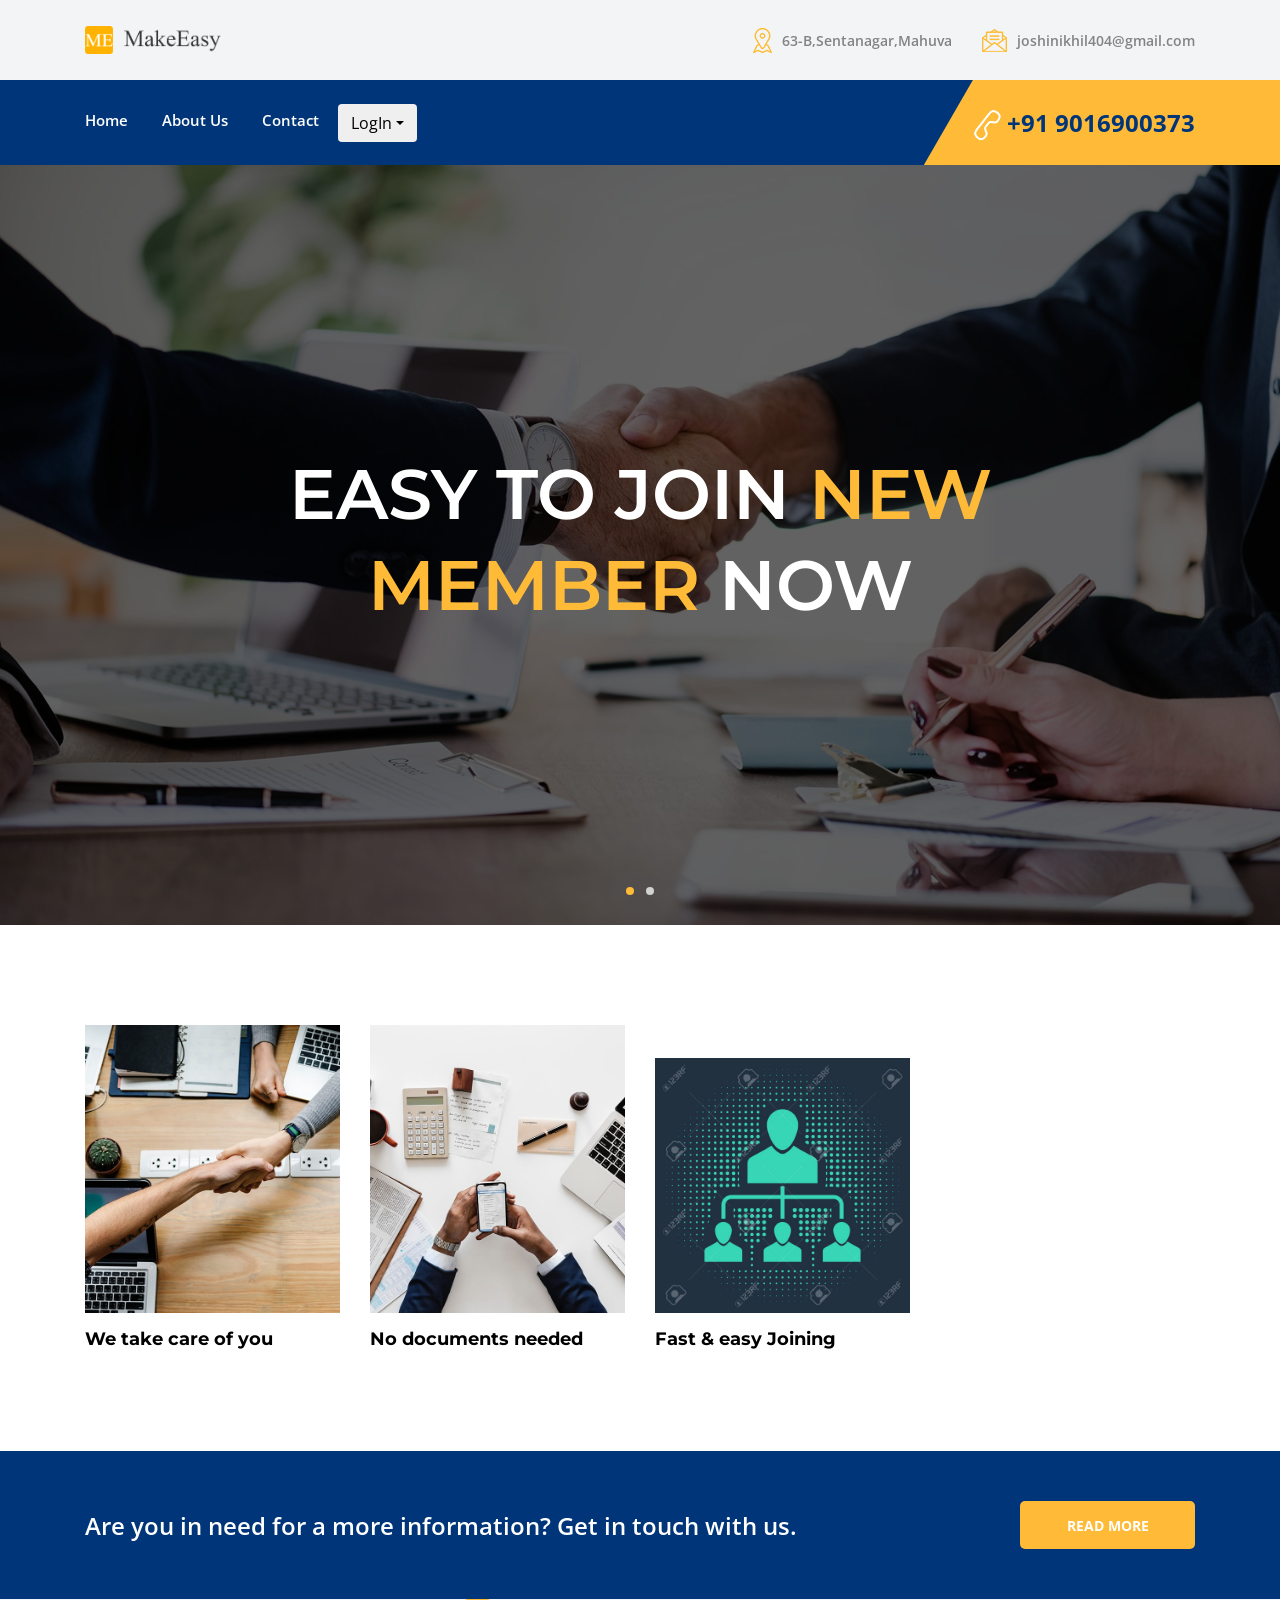
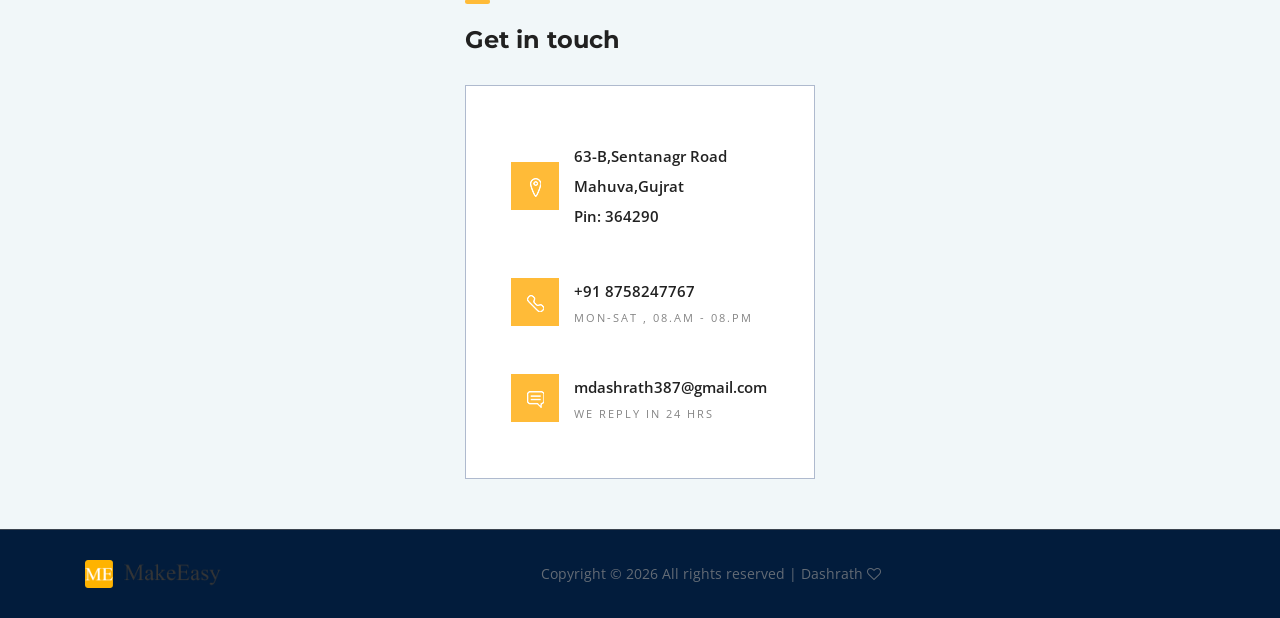
<file: MakeEasy/index.html>
<!DOCTYPE html>
<html lang="en">

<head>
    <meta charset="UTF-8">
    <meta name="description" content="">
    <meta http-equiv="X-UA-Compatible" content="IE=edge">
    <meta name="viewport" content="width=device-width, initial-scale=1, shrink-to-fit=no">
    <!-- The above 4 meta tags *must* come first in the head; any other head content must come *after* these tags -->

    <!-- Title -->
    <title>MakeEasy-Network Marketing</title>

    <!-- Favicon -->
    <link rel="icon" href="img/core-img/favicon1.ico">

    <!-- Stylesheet -->
    <link rel="stylesheet" href="style.css">

</head>

<body>
    <!-- Preloader -->
    <div class="preloader d-flex align-items-center justify-content-center">
        <div class="lds-ellipsis">
            <div></div>
            <div></div>
            <div></div>
            <div></div>
        </div>
    </div>

    <!-- ##### Header Area Start ##### -->
    <header class="header-area">
        <!-- Top Header Area -->
        <div class="top-header-area">
            <div class="container h-100">
                <div class="row h-100 align-items-center">
                    <div class="col-12 d-flex justify-content-between">
                        <!-- Logo Area -->
                        <div class="logo">
                            <a href="index.html"><img src="img/core-img/logo-via-logohub (2).png" height="52" width="141" alt=""></a>
                        </div>

                        <!-- Top Contact Info -->
                        <div class="top-contact-info d-flex align-items-center">
                            <a href="#" data-toggle="tooltip" data-placement="bottom" title="63-B,Sentanagar,Mahuva"><img src="img/core-img/placeholder.png" alt=""> <span>63-B,Sentanagar,Mahuva</span></a>
                            <a href="#" data-toggle="tooltip" data-placement="bottom" title="joshinikhil404.com"><img src="img/core-img/message.png" alt=""> <span>joshinikhil404@gmail.com</span></a>
                        </div>
                    </div>
                </div>
            </div>
        </div>

        <!-- Navbar Area -->
        <div class="credit-main-menu" id="sticker">
            <div class="classy-nav-container breakpoint-off">
                <div class="container">
                    <!-- Menu -->
                    <nav class="classy-navbar justify-content-between" id="creditNav">

                        <!-- Navbar Toggler -->
                        <div class="classy-navbar-toggler">
                            <span class="navbarToggler"><span></span><span></span><span></span></span>
                        </div>

                        <!-- Menu -->
                        <div class="classy-menu">

                            <!-- Close Button -->
                            <div class="classycloseIcon">
                                <div class="cross-wrap"><span class="top"></span><span class="bottom"></span></div>
                            </div>

                            <!-- Nav Start -->
                            <div class="classynav">
                                <ul>
                                    <li><a href="index.html">Home</a></li>
                                    <li><a href="about.html">About Us</a></li>
                                    <li><a href="contact.html">Contact</a></li>
                                    <!-- <li><a href="mlm/index.php">LogIn</a></li> -->

                                    <!-- <div class="dropdown"> -->
                                    <button class="btn dropdown-toggle" data-toggle="dropdown" aria-haspopup="true" aria-expanded="false">LogIn</button>
                                    <div class="dropdown-menu" aria-labelledby="my-dropdown">
                                        <a class="dropdown-item active" href="mlm/admin/index.php">Admin</a>
                                        <a class="dropdown-item active" href="mlm/index.php">User</a>
                                    </div>
                                    <!-- </div> -->
                                </ul>
                            </div>
                            <!-- Nav End -->
                        </div>

                        <!-- Contact -->
                        <div class="contact">
                            <a href="#"><img src="img/core-img/call2.png" alt=""> +91 9016900373</a>
                        </div>
                    </nav>
                </div>
            </div>
        </div>
    </header>
    <!-- ##### Header Area End ##### -->

    <!-- ##### Hero Area Start ##### -->
    <div class="hero-area">
        <div class="hero-slideshow owl-carousel">

            <!-- Single Slide -->
            <div class="single-slide bg-img">
                <!-- Background Image-->
                <div class="slide-bg-img bg-img bg-overlay" style="background-image:url(img/bg-img/1.jpg)"></div>
                <!-- Welcome Text -->
                <div class="container h-100">
                    <div class="row h-100 align-items-center justify-content-center">
                        <div class="col-12 col-lg-9">
                            <div class="welcome-text text-center">

                                <h2 data-animation="fadeInUp" data-delay="300ms">Easy To Join <span>New Member</span> now</h2>

                                <!-- <a href="mlm/index.php" class="btn credit-btn mt-50" data-animation="fadeInDown" data-delay="700ms">LogIn</a> -->
                            </div>
                        </div>
                    </div>
                </div>
                <!-- Slide Duration Indicator -->
                <div class="slide-du-indicator"></div>
            </div>

            <!-- Single Slide -->
            <div class="single-slide bg-img">
                <!-- Background Image-->
                <div class="slide-bg-img bg-img bg-overlay" style="background-image: url(img/bg-img/5.jpg);"></div>
                <!-- Welcome Text -->
                <div class="container h-100">
                    <div class="row h-100 align-items-center justify-content-center">
                        <div class="col-12 col-lg-9">
                            <div class="welcome-text text-center">

                                <!-- <h2 data-animation="fadeInDown" data-delay="300ms">check your <span>upline</span> now</h2>

                                <a href="mlm/index.php" class="btn credit-btn mt-50" data-animation="fadeInDown" data-delay="700ms">LogIn</a> -->
                            </div>
                        </div>
                    </div>
                </div>
                <!-- Slide Duration Indicator -->
                <div class="slide-du-indicator"></div>
            </div>


        </div>
    </div>
    <!-- ##### Hero Area End ##### -->

    <!-- ##### Features Area Start ###### -->
    <section class="features-area section-padding-100-0">
        <div class="container">
            <div class="row align-items-end">

                <div class="col-12 col-sm-6 col-lg-3">
                    <div class="single-features-area mb-100 wow fadeInUp" data-wow-delay="300ms">
                        <img src="img/bg-img/2.jpg" alt="">
                        <h5>We take care of you</h5>
                    </div>
                </div>
                <div class="col-12 col-sm-6 col-lg-3">
                    <div class="single-features-area mb-100 wow fadeInUp" data-wow-delay="500ms">
                        <img src="img/bg-img/3.jpg" alt="">
                        <h5>No documents needed</h5>
                    </div>
                </div>
                <div class="col-12 col-sm-6 col-lg-3">
                    <div class="single-features-area mb-100 wow fadeInUp" data-wow-delay="700ms">
                        <img src="img/13310724.jpg" alt="">
                        <h5>Fast & easy Joining</h5>
                    </div>
                </div>
            </div>
        </div>
    </section>
    <!-- ##### Features Area End ###### -->

    <!-- ##### Call To Action Start ###### -->

    <!-- ##### Call To Action End ###### -->

    <!-- ##### Call To Action Start ###### -->
    <section class="cta-2-area wow fadeInUp" data-wow-delay="100ms">
        <div class="container">
            <div class="row">
                <div class="col-12">
                    <!-- Cta Content -->
                    <div class="cta-content d-flex flex-wrap align-items-center justify-content-between">
                        <div class="cta-text">
                            <h4>Are you in need for a more information? Get in touch with us.</h4>
                        </div>
                        <div class="cta-btn">
                            <a href="about.html" class="btn credit-btn box-shadow">Read More</a>
                        </div>
                    </div>
                </div>
            </div>
        </div>
    </section>
    <!-- ##### Call To Action End ###### -->

    <!-- ##### Services Area Start ###### -->

    <!-- ##### Services Area End ###### -->

    <!-- ##### Miscellaneous Area Start ###### -->
    <section class="miscellaneous-area bg-gray">
        <div class="container">
            <div class="row align-items-end justify-content-center">
                <!-- Add Area -->


                <!-- Contact Area -->
                <div class="col-12 col-md-6 col-lg-4">
                    <div class="contact--area mb-50 wow fadeInUp" data-wow-delay="300ms">
                        <!-- Section Heading -->
                        <div class="section-heading mb-25">
                            <div class="line"></div>
                            <h2>Get in touch</h2>
                        </div>
                        <!-- Contact Content -->
                        <div class="contact-content">
                            <!-- Single Contact Content -->
                            <div class="single-contact-content d-flex align-items-center">
                                <div class="icon">
                                    <img src="img/core-img/location.png" alt="">
                                </div>
                                <div class="text">
                                    <p>63-B,Sentanagr Road <br> Mahuva,Gujrat <br> Pin: 364290</p>
                                </div>
                            </div>
                            <!-- Single Contact Content -->
                            <div class="single-contact-content d-flex align-items-center">
                                <div class="icon">
                                    <img src="img/core-img/call.png" alt="">
                                </div>
                                <div class="text">
                                    <p>+91 8758247767</p>
                                    <span>mon-sat , 08.am - 08.pm</span>
                                </div>
                            </div>
                            <!-- Single Contact Content -->
                            <div class="single-contact-content d-flex align-items-center">
                                <div class="icon">
                                    <img src="img/core-img/message2.png" alt="">
                                </div>
                                <div class="text">
                                    <p>mdashrath387@gmail.com</p>
                                    <span>we reply in 24 hrs</span>
                                </div>
                            </div>
                        </div>
                    </div>
                </div>


            </div>
        </div>
    </section>
    <!-- ##### Miscellaneous Area End ###### -->

    <!-- ##### Newsletter Area Start ###### -->

    <!-- ##### Newsletter Area End ###### -->

    <!-- ##### Footer Area Start ##### -->
    <footer class="footer-area">




        <!-- Copywrite Area -->
        <div class="copywrite-area">
            <div class="container">
                <div class="row">
                    <div class="col-12">
                        <div class="copywrite-content d-flex flex-wrap justify-content-between align-items-center">
                            <!-- Footer Logo -->
                            <a href="index.html" class="footer-logo"><img src="img/core-img/logo-via-logohub (2).png" height="52" width="141" alt=""></a>

                            <!-- Copywrite Text -->
                            <p class="copywrite-text">
                                <a href="#">
                                    <!-- Link back to Colorlib can't be removed. Template is licensed under CC BY 3.0. -->
                                    Copyright &copy;
                                    <script>
                                        document.write(new Date().getFullYear());
                                    </script> All rights reserved | Dashrath <i class="fa fa-heart-o" aria-hidden="true"></i>
                                    <!-- Link back to Colorlib can't be removed. Template is licensed under CC BY 3.0. -->
                            </p>
                        </div>
                    </div>
                </div>
            </div>
        </div>
    </footer>
    <!-- ##### Footer Area Start ##### -->

    <!-- ##### All Javascript Script ##### -->
    <!-- jQuery-2.2.4 js -->
    <script src="js/jquery/jquery-2.2.4.min.js"></script>
    <!-- Popper js -->
    <script src="js/bootstrap/popper.min.js"></script>
    <!-- Bootstrap js -->
    <script src="js/bootstrap/bootstrap.min.js"></script>
    <!-- All Plugins js -->
    <script src="js/plugins/plugins.js"></script>
    <!-- Active js -->
    <script src="js/active.js"></script>
</body>

</html>
</file>
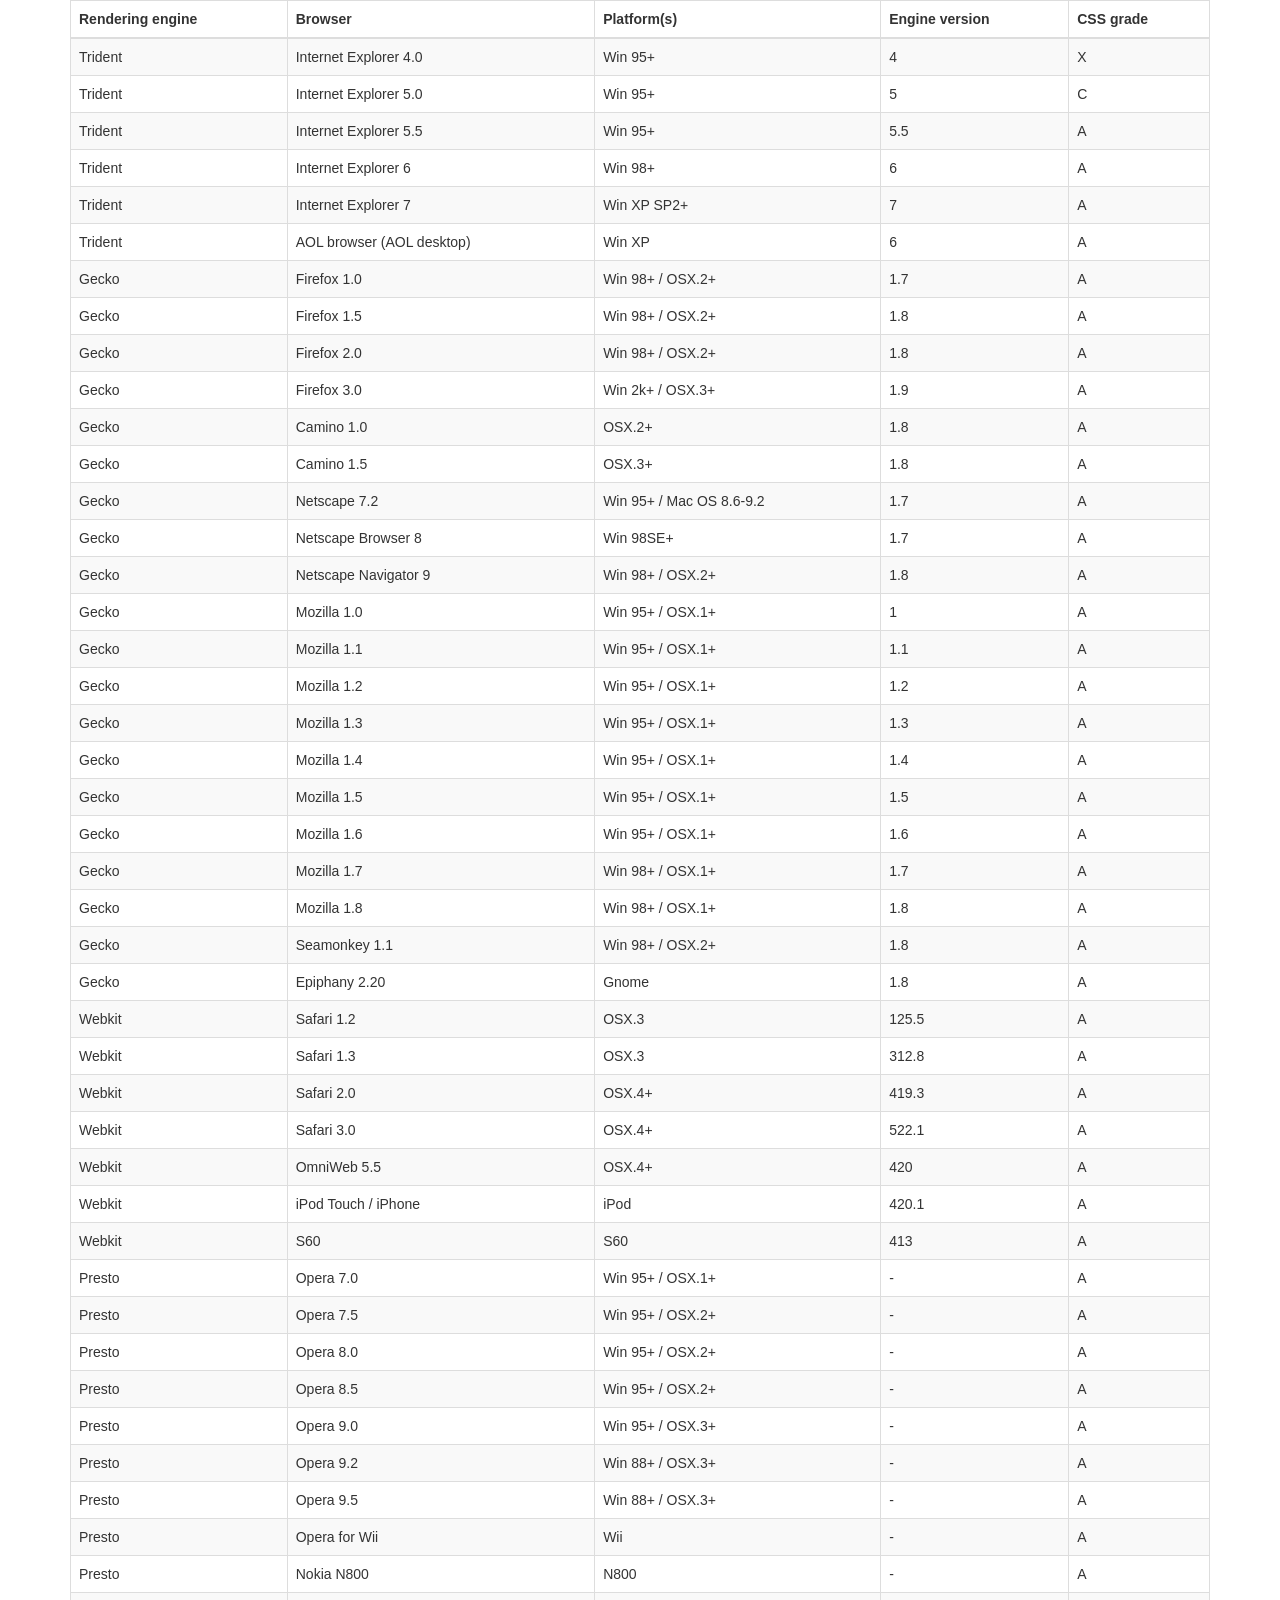
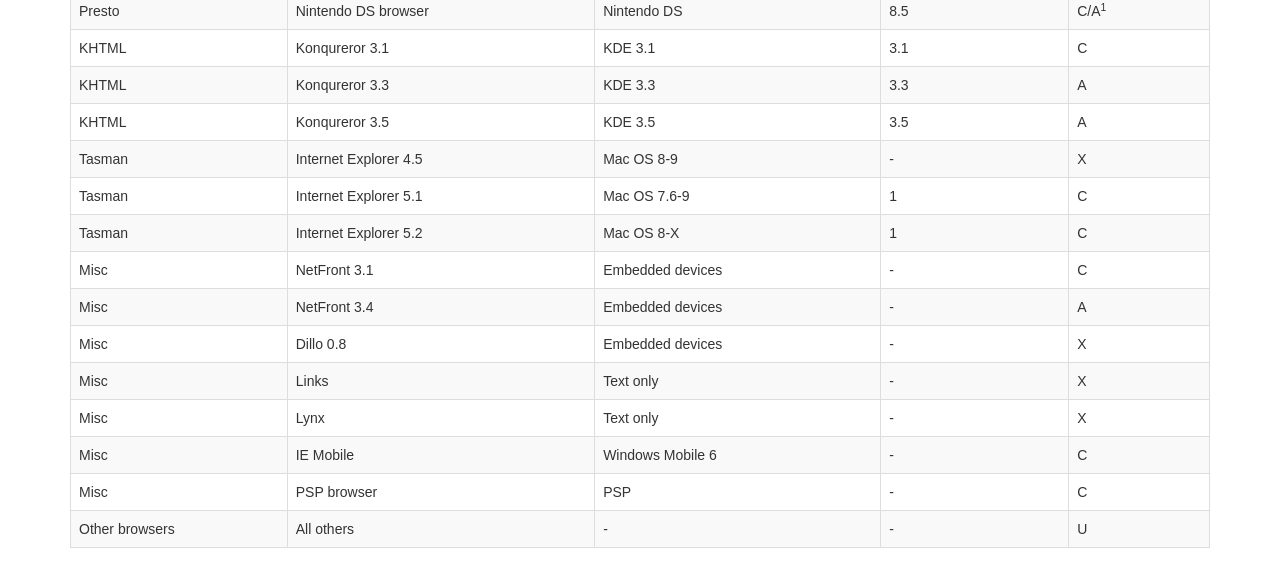
<file: MakeEasy/mlm/vendor/datatables-plugins/index.html>
<!DOCTYPE HTML PUBLIC "-//W3C//DTD HTML 4.01//EN" "http://www.w3.org/TR/html4/strict.dtd">
<html>
	<head>
		<meta http-equiv="content-type" content="text/html; charset=utf-8" />
		
		<title>DataTables Bootstrap 3 example</title>

		<link rel="stylesheet" type="text/css" href="//maxcdn.bootstrapcdn.com/bootstrap/3.3.0/css/bootstrap.min.css">
		<link rel="stylesheet" type="text/css" href="dataTables.bootstrap.css">

		<script type="text/javascript" language="javascript" src="//code.jquery.com/jquery-1.11.1.min.js"></script>
		<script type="text/javascript" language="javascript" src="//cdn.datatables.net/1.10.3/js/jquery.dataTables.min.js"></script>
		<script type="text/javascript" language="javascript" src="dataTables.bootstrap.js"></script>
		<script type="text/javascript" charset="utf-8">
			$(document).ready(function() {
				$('#example').dataTable();
			} );
		</script>
	</head>
	<body>
		<div class="container">
			
<table cellpadding="0" cellspacing="0" border="0" class="table table-striped table-bordered" id="example">
	<thead>
		<tr>
			<th>Rendering engine</th>
			<th>Browser</th>
			<th>Platform(s)</th>
			<th>Engine version</th>
			<th>CSS grade</th>
		</tr>
	</thead>
	<tbody>
		<tr class="odd gradeX">
			<td>Trident</td>
			<td>Internet
				 Explorer 4.0</td>
			<td>Win 95+</td>
			<td class="center"> 4</td>
			<td class="center">X</td>
		</tr>
		<tr class="even gradeC">
			<td>Trident</td>
			<td>Internet
				 Explorer 5.0</td>
			<td>Win 95+</td>
			<td class="center">5</td>
			<td class="center">C</td>
		</tr>
		<tr class="odd gradeA">
			<td>Trident</td>
			<td>Internet
				 Explorer 5.5</td>
			<td>Win 95+</td>
			<td class="center">5.5</td>
			<td class="center">A</td>
		</tr>
		<tr class="even gradeA">
			<td>Trident</td>
			<td>Internet
				 Explorer 6</td>
			<td>Win 98+</td>
			<td class="center">6</td>
			<td class="center">A</td>
		</tr>
		<tr class="odd gradeA">
			<td>Trident</td>
			<td>Internet Explorer 7</td>
			<td>Win XP SP2+</td>
			<td class="center">7</td>
			<td class="center">A</td>
		</tr>
		<tr class="even gradeA">
			<td>Trident</td>
			<td>AOL browser (AOL desktop)</td>
			<td>Win XP</td>
			<td class="center">6</td>
			<td class="center">A</td>
		</tr>
		<tr class="gradeA">
			<td>Gecko</td>
			<td>Firefox 1.0</td>
			<td>Win 98+ / OSX.2+</td>
			<td class="center">1.7</td>
			<td class="center">A</td>
		</tr>
		<tr class="gradeA">
			<td>Gecko</td>
			<td>Firefox 1.5</td>
			<td>Win 98+ / OSX.2+</td>
			<td class="center">1.8</td>
			<td class="center">A</td>
		</tr>
		<tr class="gradeA">
			<td>Gecko</td>
			<td>Firefox 2.0</td>
			<td>Win 98+ / OSX.2+</td>
			<td class="center">1.8</td>
			<td class="center">A</td>
		</tr>
		<tr class="gradeA">
			<td>Gecko</td>
			<td>Firefox 3.0</td>
			<td>Win 2k+ / OSX.3+</td>
			<td class="center">1.9</td>
			<td class="center">A</td>
		</tr>
		<tr class="gradeA">
			<td>Gecko</td>
			<td>Camino 1.0</td>
			<td>OSX.2+</td>
			<td class="center">1.8</td>
			<td class="center">A</td>
		</tr>
		<tr class="gradeA">
			<td>Gecko</td>
			<td>Camino 1.5</td>
			<td>OSX.3+</td>
			<td class="center">1.8</td>
			<td class="center">A</td>
		</tr>
		<tr class="gradeA">
			<td>Gecko</td>
			<td>Netscape 7.2</td>
			<td>Win 95+ / Mac OS 8.6-9.2</td>
			<td class="center">1.7</td>
			<td class="center">A</td>
		</tr>
		<tr class="gradeA">
			<td>Gecko</td>
			<td>Netscape Browser 8</td>
			<td>Win 98SE+</td>
			<td class="center">1.7</td>
			<td class="center">A</td>
		</tr>
		<tr class="gradeA">
			<td>Gecko</td>
			<td>Netscape Navigator 9</td>
			<td>Win 98+ / OSX.2+</td>
			<td class="center">1.8</td>
			<td class="center">A</td>
		</tr>
		<tr class="gradeA">
			<td>Gecko</td>
			<td>Mozilla 1.0</td>
			<td>Win 95+ / OSX.1+</td>
			<td class="center">1</td>
			<td class="center">A</td>
		</tr>
		<tr class="gradeA">
			<td>Gecko</td>
			<td>Mozilla 1.1</td>
			<td>Win 95+ / OSX.1+</td>
			<td class="center">1.1</td>
			<td class="center">A</td>
		</tr>
		<tr class="gradeA">
			<td>Gecko</td>
			<td>Mozilla 1.2</td>
			<td>Win 95+ / OSX.1+</td>
			<td class="center">1.2</td>
			<td class="center">A</td>
		</tr>
		<tr class="gradeA">
			<td>Gecko</td>
			<td>Mozilla 1.3</td>
			<td>Win 95+ / OSX.1+</td>
			<td class="center">1.3</td>
			<td class="center">A</td>
		</tr>
		<tr class="gradeA">
			<td>Gecko</td>
			<td>Mozilla 1.4</td>
			<td>Win 95+ / OSX.1+</td>
			<td class="center">1.4</td>
			<td class="center">A</td>
		</tr>
		<tr class="gradeA">
			<td>Gecko</td>
			<td>Mozilla 1.5</td>
			<td>Win 95+ / OSX.1+</td>
			<td class="center">1.5</td>
			<td class="center">A</td>
		</tr>
		<tr class="gradeA">
			<td>Gecko</td>
			<td>Mozilla 1.6</td>
			<td>Win 95+ / OSX.1+</td>
			<td class="center">1.6</td>
			<td class="center">A</td>
		</tr>
		<tr class="gradeA">
			<td>Gecko</td>
			<td>Mozilla 1.7</td>
			<td>Win 98+ / OSX.1+</td>
			<td class="center">1.7</td>
			<td class="center">A</td>
		</tr>
		<tr class="gradeA">
			<td>Gecko</td>
			<td>Mozilla 1.8</td>
			<td>Win 98+ / OSX.1+</td>
			<td class="center">1.8</td>
			<td class="center">A</td>
		</tr>
		<tr class="gradeA">
			<td>Gecko</td>
			<td>Seamonkey 1.1</td>
			<td>Win 98+ / OSX.2+</td>
			<td class="center">1.8</td>
			<td class="center">A</td>
		</tr>
		<tr class="gradeA">
			<td>Gecko</td>
			<td>Epiphany 2.20</td>
			<td>Gnome</td>
			<td class="center">1.8</td>
			<td class="center">A</td>
		</tr>
		<tr class="gradeA">
			<td>Webkit</td>
			<td>Safari 1.2</td>
			<td>OSX.3</td>
			<td class="center">125.5</td>
			<td class="center">A</td>
		</tr>
		<tr class="gradeA">
			<td>Webkit</td>
			<td>Safari 1.3</td>
			<td>OSX.3</td>
			<td class="center">312.8</td>
			<td class="center">A</td>
		</tr>
		<tr class="gradeA">
			<td>Webkit</td>
			<td>Safari 2.0</td>
			<td>OSX.4+</td>
			<td class="center">419.3</td>
			<td class="center">A</td>
		</tr>
		<tr class="gradeA">
			<td>Webkit</td>
			<td>Safari 3.0</td>
			<td>OSX.4+</td>
			<td class="center">522.1</td>
			<td class="center">A</td>
		</tr>
		<tr class="gradeA">
			<td>Webkit</td>
			<td>OmniWeb 5.5</td>
			<td>OSX.4+</td>
			<td class="center">420</td>
			<td class="center">A</td>
		</tr>
		<tr class="gradeA">
			<td>Webkit</td>
			<td>iPod Touch / iPhone</td>
			<td>iPod</td>
			<td class="center">420.1</td>
			<td class="center">A</td>
		</tr>
		<tr class="gradeA">
			<td>Webkit</td>
			<td>S60</td>
			<td>S60</td>
			<td class="center">413</td>
			<td class="center">A</td>
		</tr>
		<tr class="gradeA">
			<td>Presto</td>
			<td>Opera 7.0</td>
			<td>Win 95+ / OSX.1+</td>
			<td class="center">-</td>
			<td class="center">A</td>
		</tr>
		<tr class="gradeA">
			<td>Presto</td>
			<td>Opera 7.5</td>
			<td>Win 95+ / OSX.2+</td>
			<td class="center">-</td>
			<td class="center">A</td>
		</tr>
		<tr class="gradeA">
			<td>Presto</td>
			<td>Opera 8.0</td>
			<td>Win 95+ / OSX.2+</td>
			<td class="center">-</td>
			<td class="center">A</td>
		</tr>
		<tr class="gradeA">
			<td>Presto</td>
			<td>Opera 8.5</td>
			<td>Win 95+ / OSX.2+</td>
			<td class="center">-</td>
			<td class="center">A</td>
		</tr>
		<tr class="gradeA">
			<td>Presto</td>
			<td>Opera 9.0</td>
			<td>Win 95+ / OSX.3+</td>
			<td class="center">-</td>
			<td class="center">A</td>
		</tr>
		<tr class="gradeA">
			<td>Presto</td>
			<td>Opera 9.2</td>
			<td>Win 88+ / OSX.3+</td>
			<td class="center">-</td>
			<td class="center">A</td>
		</tr>
		<tr class="gradeA">
			<td>Presto</td>
			<td>Opera 9.5</td>
			<td>Win 88+ / OSX.3+</td>
			<td class="center">-</td>
			<td class="center">A</td>
		</tr>
		<tr class="gradeA">
			<td>Presto</td>
			<td>Opera for Wii</td>
			<td>Wii</td>
			<td class="center">-</td>
			<td class="center">A</td>
		</tr>
		<tr class="gradeA">
			<td>Presto</td>
			<td>Nokia N800</td>
			<td>N800</td>
			<td class="center">-</td>
			<td class="center">A</td>
		</tr>
		<tr class="gradeA">
			<td>Presto</td>
			<td>Nintendo DS browser</td>
			<td>Nintendo DS</td>
			<td class="center">8.5</td>
			<td class="center">C/A<sup>1</sup></td>
		</tr>
		<tr class="gradeC">
			<td>KHTML</td>
			<td>Konqureror 3.1</td>
			<td>KDE 3.1</td>
			<td class="center">3.1</td>
			<td class="center">C</td>
		</tr>
		<tr class="gradeA">
			<td>KHTML</td>
			<td>Konqureror 3.3</td>
			<td>KDE 3.3</td>
			<td class="center">3.3</td>
			<td class="center">A</td>
		</tr>
		<tr class="gradeA">
			<td>KHTML</td>
			<td>Konqureror 3.5</td>
			<td>KDE 3.5</td>
			<td class="center">3.5</td>
			<td class="center">A</td>
		</tr>
		<tr class="gradeX">
			<td>Tasman</td>
			<td>Internet Explorer 4.5</td>
			<td>Mac OS 8-9</td>
			<td class="center">-</td>
			<td class="center">X</td>
		</tr>
		<tr class="gradeC">
			<td>Tasman</td>
			<td>Internet Explorer 5.1</td>
			<td>Mac OS 7.6-9</td>
			<td class="center">1</td>
			<td class="center">C</td>
		</tr>
		<tr class="gradeC">
			<td>Tasman</td>
			<td>Internet Explorer 5.2</td>
			<td>Mac OS 8-X</td>
			<td class="center">1</td>
			<td class="center">C</td>
		</tr>
		<tr class="gradeA">
			<td>Misc</td>
			<td>NetFront 3.1</td>
			<td>Embedded devices</td>
			<td class="center">-</td>
			<td class="center">C</td>
		</tr>
		<tr class="gradeA">
			<td>Misc</td>
			<td>NetFront 3.4</td>
			<td>Embedded devices</td>
			<td class="center">-</td>
			<td class="center">A</td>
		</tr>
		<tr class="gradeX">
			<td>Misc</td>
			<td>Dillo 0.8</td>
			<td>Embedded devices</td>
			<td class="center">-</td>
			<td class="center">X</td>
		</tr>
		<tr class="gradeX">
			<td>Misc</td>
			<td>Links</td>
			<td>Text only</td>
			<td class="center">-</td>
			<td class="center">X</td>
		</tr>
		<tr class="gradeX">
			<td>Misc</td>
			<td>Lynx</td>
			<td>Text only</td>
			<td class="center">-</td>
			<td class="center">X</td>
		</tr>
		<tr class="gradeC">
			<td>Misc</td>
			<td>IE Mobile</td>
			<td>Windows Mobile 6</td>
			<td class="center">-</td>
			<td class="center">C</td>
		</tr>
		<tr class="gradeC">
			<td>Misc</td>
			<td>PSP browser</td>
			<td>PSP</td>
			<td class="center">-</td>
			<td class="center">C</td>
		</tr>
		<tr class="gradeU">
			<td>Other browsers</td>
			<td>All others</td>
			<td>-</td>
			<td class="center">-</td>
			<td class="center">U</td>
		</tr>
	</tbody>
</table>
			
		</div>
	</body>
</html>
</file>
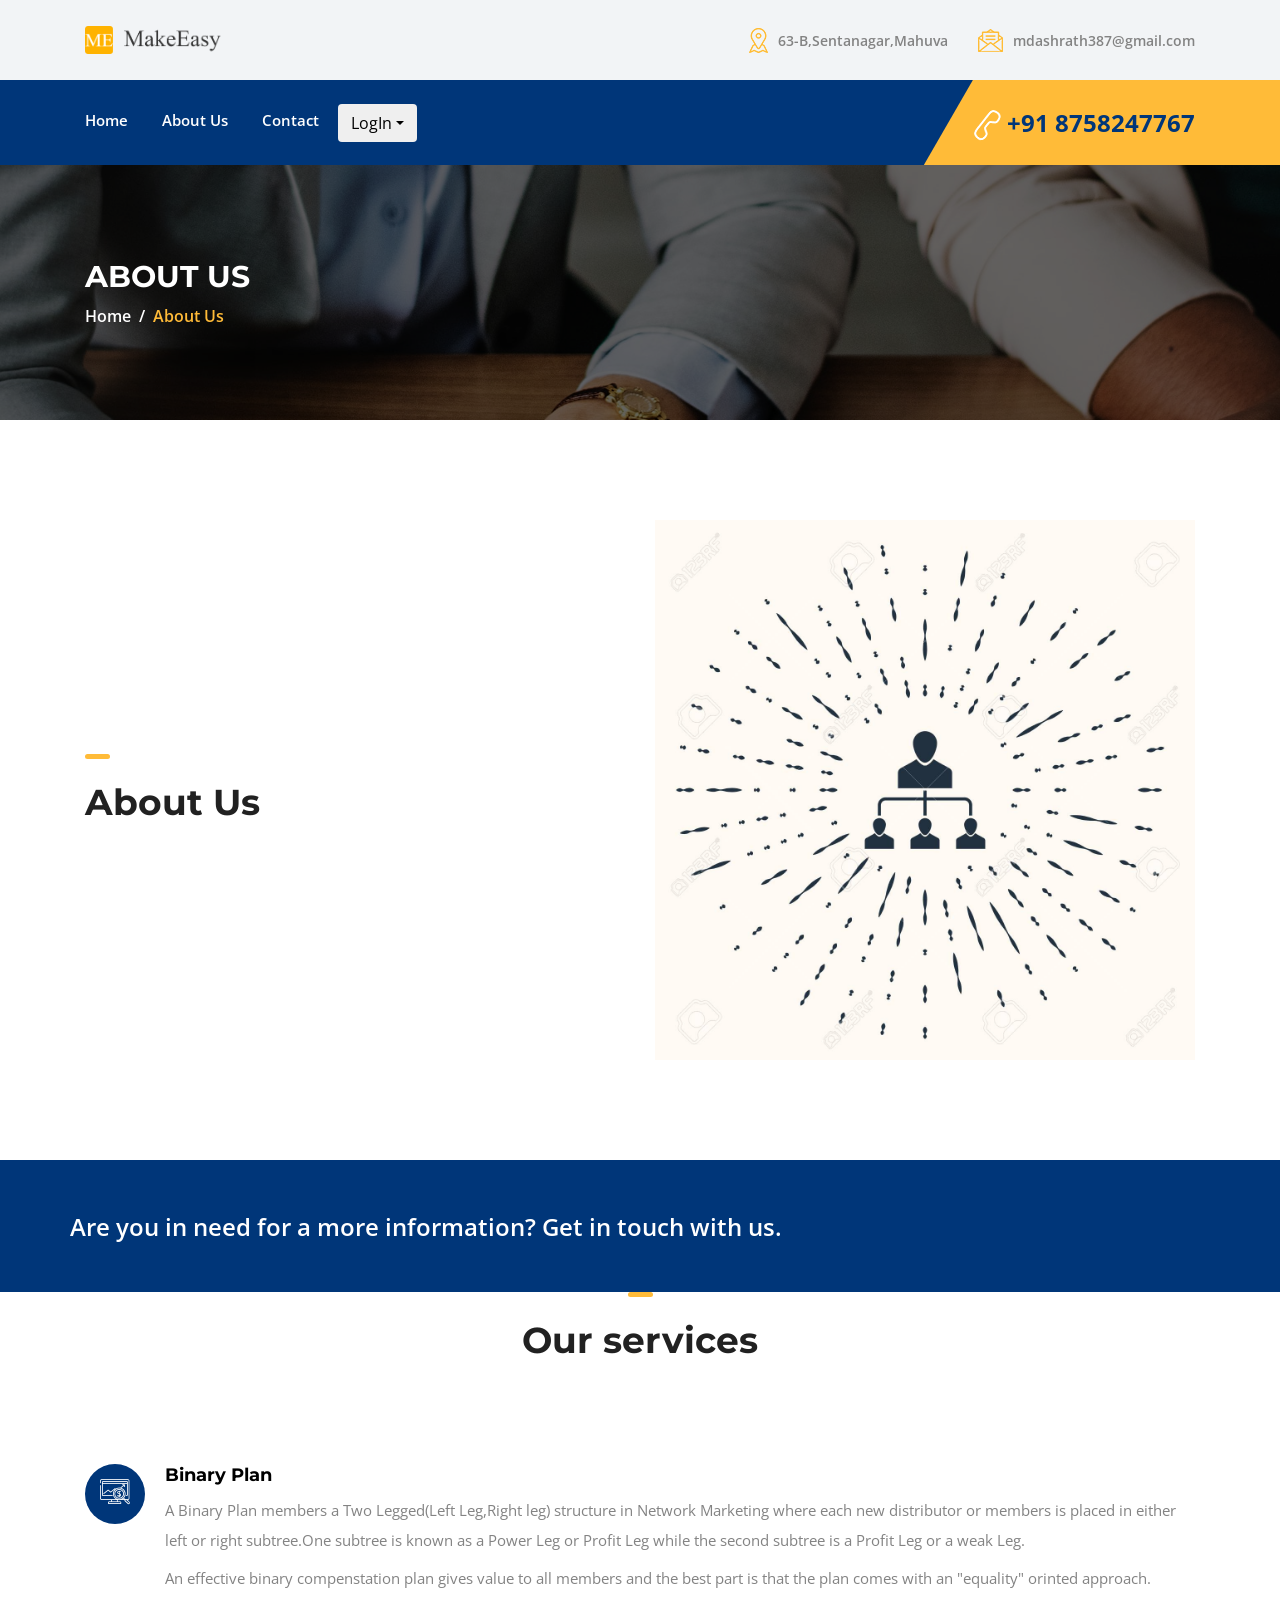
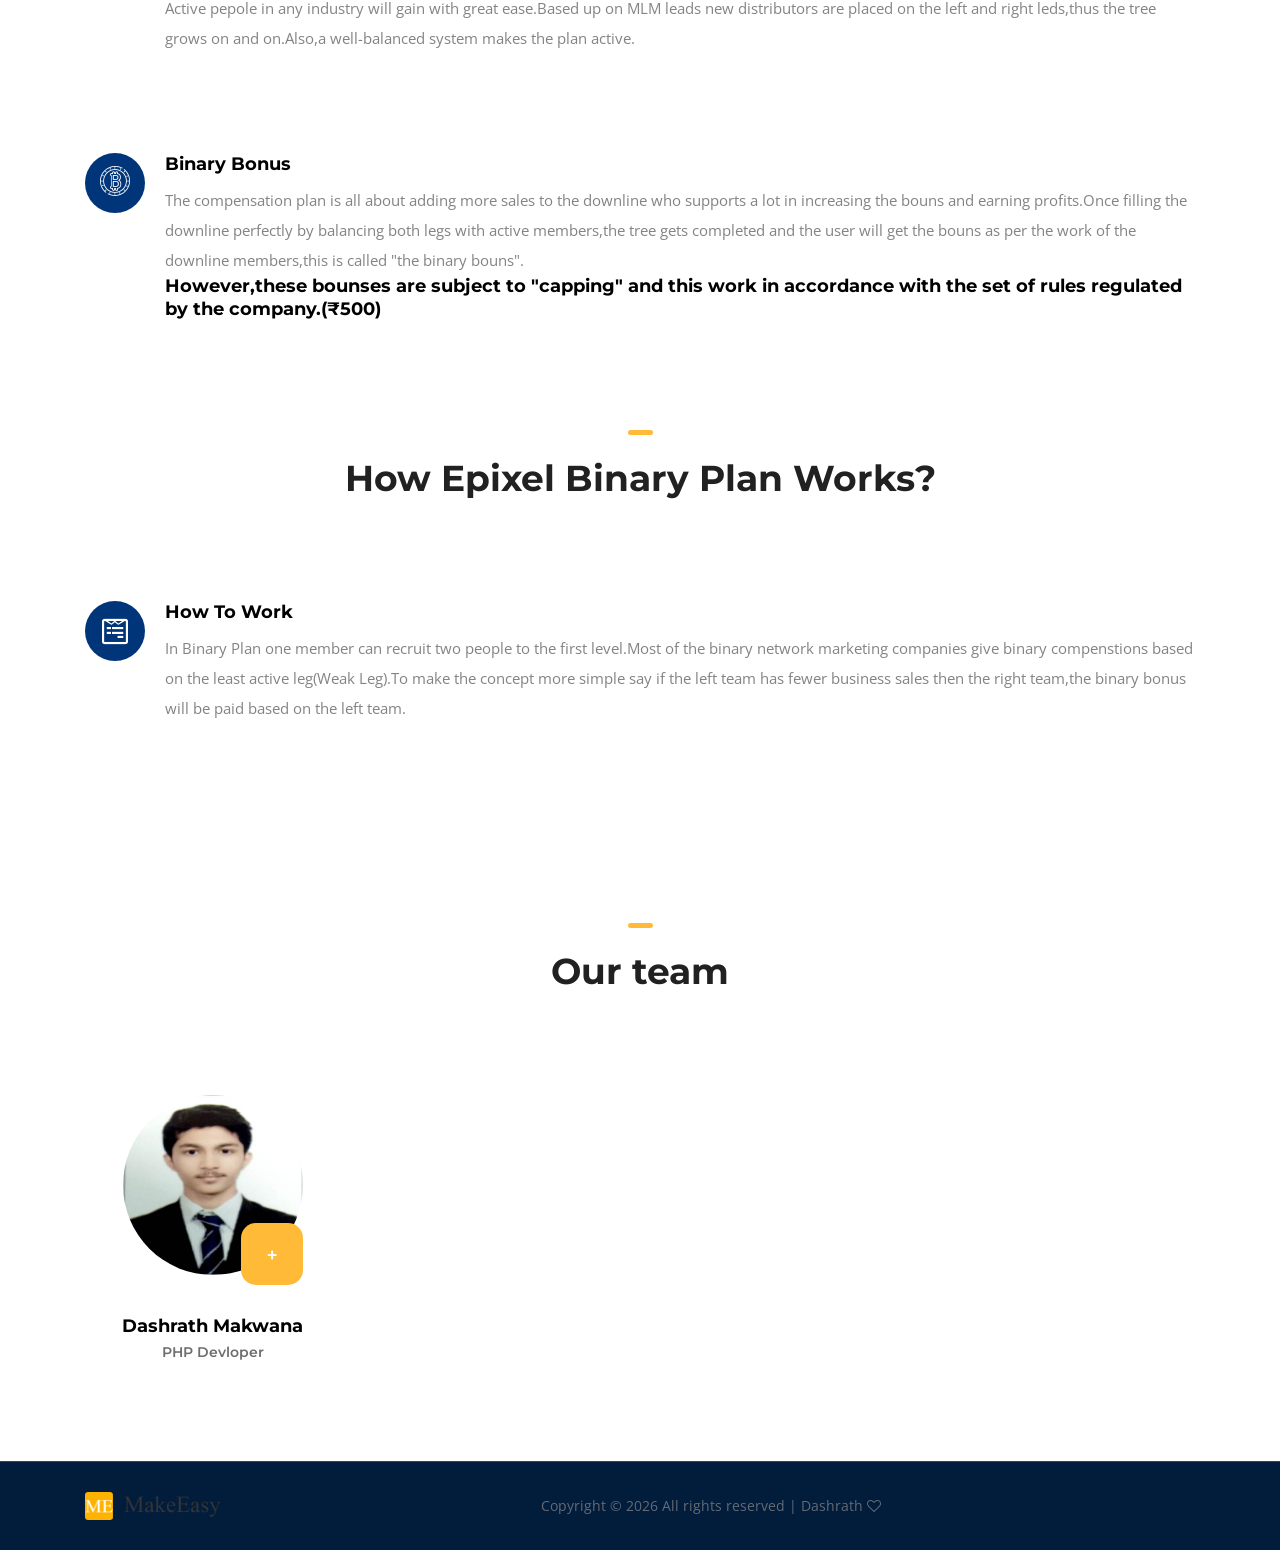
<file: MakeEasy/about.html>
<!DOCTYPE html>
<html lang="en">

<head>
    <meta charset="UTF-8">
    <meta name="description" content="">
    <meta http-equiv="X-UA-Compatible" content="IE=edge">
    <meta name="viewport" content="width=device-width, initial-scale=1, shrink-to-fit=no">
    <!-- The above 4 meta tags *must* come first in the head; any other head content must come *after* these tags -->

    <!-- Title -->
    <title>MakeEasy-Network Marketing</title>

    <!-- Favicon -->
    <link rel="icon" href="img/core-img/favicon1.ico">

    <!-- Stylesheet -->
    <link rel="stylesheet" href="style.css">

</head>

<body>
    <!-- Preloader -->
    <div class="preloader d-flex align-items-center justify-content-center">
        <div class="lds-ellipsis">
            <div></div>
            <div></div>
            <div></div>
            <div></div>
        </div>
    </div>

    <!-- ##### Header Area Start ##### -->
    <header class="header-area">
        <!-- Top Header Area -->
        <div class="top-header-area">
            <div class="container h-100">
                <div class="row h-100 align-items-center">
                    <div class="col-12 d-flex justify-content-between">
                        <!-- Logo Area -->
                        <div class="logo">
                            <a href="index.html"><img src="img/core-img/logo-via-logohub (2).png" height="52" width="141" alt=""></a>
                        </div>

                        <!-- Top Contact Info -->
                        <div class="top-contact-info d-flex align-items-center">
                            <a href="#" data-toggle="tooltip" data-placement="bottom" title="63-B,Sentanagar,Mahuva"><img src="img/core-img/placeholder.png" alt=""> <span>63-B,Sentanagar,Mahuva</span></a>
                            <a href="#" data-toggle="tooltip" data-placement="bottom" title="mdashrath387@gmail.com"><img src="img/core-img/message.png" alt=""> <span>mdashrath387@gmail.com</span></a>
                        </div>
                    </div>
                </div>
            </div>
        </div>

        <!-- Navbar Area -->
        <div class="credit-main-menu" id="sticker">
            <div class="classy-nav-container breakpoint-off">
                <div class="container">
                    <!-- Menu -->
                    <nav class="classy-navbar justify-content-between" id="creditNav">

                        <!-- Navbar Toggler -->
                        <div class="classy-navbar-toggler">
                            <span class="navbarToggler"><span></span><span></span><span></span></span>
                        </div>

                        <!-- Menu -->
                        <div class="classy-menu">

                            <!-- Close Button -->
                            <div class="classycloseIcon">
                                <div class="cross-wrap"><span class="top"></span><span class="bottom"></span></div>
                            </div>

                            <!-- Nav Start -->
                            <div class="classynav">
                                <ul>
                                    <li><a href="index.html">Home</a></li>
                                    <li><a href="about.html">About Us</a></li>
                                    <li><a href="contact.html">Contact</a></li>
                                    <button class="btn dropdown-toggle" data-toggle="dropdown" aria-haspopup="true" aria-expanded="false">LogIn</button>
                                    <div class="dropdown-menu" aria-labelledby="my-dropdown">
                                        <a class="dropdown-item active" href="mlm/admin/index.php">Admin</a>
                                        <a class="dropdown-item active" href="mlm/index.php">User</a>
                                    </div>
                                </ul>
                            </div>
                            <!-- Nav End -->
                        </div>

                        <!-- Contact -->
                        <div class="contact">
                            <a href="#"><img src="img/core-img/call2.png" alt=""> +91 8758247767</a>
                        </div>
                    </nav>
                </div>
            </div>
        </div>
    </header>
    <!-- ##### Header Area End ##### -->

    <!-- ##### Breadcrumb Area Start ##### -->
    <section class="breadcrumb-area bg-img bg-overlay jarallax" style="background-image: url(img/bg-img/13.jpg);">
        <div class="container h-100">
            <div class="row h-100 align-items-center">
                <div class="col-12">
                    <div class="breadcrumb-content">
                        <h2>About us</h2>
                        <nav aria-label="breadcrumb">
                            <ol class="breadcrumb">
                                <li class="breadcrumb-item"><a href="index.html">Home</a></li>
                                <li class="breadcrumb-item active" aria-current="page">About Us</li>
                            </ol>
                        </nav>
                    </div>
                </div>
            </div>
        </div>
    </section>
    <!-- ##### Breadcrumb Area End ##### -->

    <!-- ##### About Area Start ###### -->
    <section class="about-area section-padding-100-0">
        <div class="container">
            <div class="row align-items-center">
                <div class="col-12 col-md-6">
                    <div class="about-content mb-100">
                        <!-- Section Heading -->
                        <div class="section-heading">
                            <div class="line"></div>

                            <h2>About Us</h2>
                        </div>
                        <h6 class="mb-4"></h6>
                        <p class="mb-0"></p>

                    </div>
                </div>
                <div class="col-12 col-md-6">
                    <div class="about-thumbnail mb-100">
                        <img src="img/132836477.jpg" alt="">
                    </div>
                </div>
            </div>
        </div>
    </section>
    <!-- ##### About Area End ###### -->

    <!-- ##### Call To Action Start ###### -->

    <!-- ##### Call To Action End ###### -->

    <!-- ##### Call To Action Start ###### -->
    <section class="cta-2-area">
        <div class="container">
            <div class="row">
                <div class="col-12"></div>
                <!-- Cta Content -->
                <div class="cta-content d-flex flex-wrap align-items-center justify-content-between">
                    <div class="cta-text">
                        <h4>Are you in need for a more information? Get in touch with us.</h4>

                    </div>

                </div>
            </div>
        </div>
        </div>
    </section>
    <!-- ##### Call To Action End ###### -->
    <section class="services-area section-padding-10-0">
        <div class="container">
            <div class="row">
                <div class="col-12">
                    <!-- Section Heading -->
                    <div class="section-heading text-center mb-100 wow fadeInUp" data-wow-delay="100ms">
                        <div class="line"></div>
                        <h2>Our services</h2>
                    </div>
                </div>
            </div>

            <div class="row">
                <!-- Single Service Area -->
                <div class="col-12 col-md-12 col-lg-12">
                    <div class="single-service-area d-flex mb-100 wow fadeInUp" data-wow-delay="200ms">
                        <div class="icon">
                            <i class="icon-profits-1"></i>
                        </div>
                        <div class="text">
                            <h5>Binary Plan</h5>
                            <p>A Binary Plan members a Two Legged(Left Leg,Right leg) structure in Network Marketing where each new distributor or members is placed in either left or right subtree.One subtree is known as a Power Leg or Profit Leg while the
                                second subtree is a Profit Leg or a weak Leg.</p>
                            <h5></h5>
                            <p>
                                An effective binary compenstation plan gives value to all members and the best part is that the plan comes with an "equality" orinted approach. Active pepole in any industry will gain with great ease.Based up on MLM leads new distributors are placed on
                                the left and right leds,thus the tree grows on and on.Also,a well-balanced system makes the plan active.
                            </p>
                        </div>
                    </div>
                    <div class="single-service-area d-flex mb-100 wow fadeInUp" data-wow-delay="200ms">
                        <div class="icon">
                            <i class="icon-bitcoin"></i>
                        </div>
                        <div class="text">
                            <h5>Binary Bonus</h5>
                            <p>
                                The compensation plan is all about adding more sales to the downline who supports a lot in increasing the bouns and earning profits.Once filling the downline perfectly by balancing both legs with active members,the tree gets completed and the user will
                                get the bouns as per the work of the downline members,this is called "the binary bouns".
                            </p>

                            <h5>
                                However,these bounses are subject to "capping" and this work in accordance with the set of rules regulated by the company.(₹500)
                            </h5>

                        </div>
                    </div>
                </div>


            </div>
        </div>
    </section>

    <section class="services-area section-padding-10-0">
        <div class="container">
            <div class="row">
                <div class="col-12">
                    <!-- Section Heading -->
                    <div class="section-heading text-center mb-100 wow fadeInUp" data-wow-delay="100ms">
                        <div class="line"></div>
                        <h2>How Epixel Binary Plan Works?</h2>
                    </div>
                </div>
            </div>

            <div class="row">
                <!-- Single Service Area -->
                <div class="col-12 col-md-12 col-lg-12">
                    <div class="single-service-area d-flex mb-100 wow fadeInUp" data-wow-delay="200ms">
                        <div class="icon">
                            <i class="fa fa-wpforms"></i>
                        </div>
                        <div class="text">
                            <h5>How To Work</h5>
                            <p>
                                In Binary Plan one member can recruit two people to the first level.Most of the binary network marketing companies give binary compenstions based on the least active leg(Weak Leg).To make the concept more simple say if the left team has fewer business
                                sales then the right team,the binary bonus will be paid based on the left team.
                            </p>

                        </div>
                    </div>
                </div>


            </div>
        </div>
    </section>


    <!-- ##### Team Member Area Start ##### -->
    <section class="team-area section-padding-100-0">
        <div class="container">
            <div class="row">
                <div class="col-12">
                    <!-- Section Heading -->
                    <div class="section-heading text-center mb-100">
                        <div class="line"></div>

                        <h2>Our team</h2>
                    </div>
                </div>
            </div>

            <div class="row" align="center">

                <!-- Single Team Member Area -->
                <div class="col-12 col-sm-6 col-lg-3">
                    <div class="single-team-member-area  mb-100">
                        <div class="team-thumb">
                            <img src="img/bg-img/dashrath1.jpg" height="500" width="500" alt="">
                            <!-- View More -->
                            <div class="view-more">
                                <a href="#">+</a>
                            </div>
                        </div>
                        <div class="team-info">
                            <h5>Dashrath Makwana</h5>
                            <h6>PHP Devloper</h6>
                        </div>
                    </div>
                </div>
            </div>
        </div>
    </section>
    <!-- ##### Team Member Area End ##### -->



    <!-- ##### Footer Area Start ##### -->
    <footer class="footer-area">




        <!-- Copywrite Area -->
        <div class="copywrite-area">
            <div class="container">
                <div class="row">
                    <div class="col-12">
                        <div class="copywrite-content d-flex flex-wrap justify-content-between align-items-center">
                            <!-- Footer Logo -->
                            <a href="index.html" class="footer-logo"><img src="img/core-img/logo-via-logohub (2).png" height="52" width="141" alt=""></a>

                            <!-- Copywrite Text -->
                            <p class="copywrite-text">
                                <a href="#">
                                    <!-- Link back to Colorlib can't be removed. Template is licensed under CC BY 3.0. -->
                                    Copyright &copy;
                                    <script>
                                        document.write(new Date().getFullYear());
                                    </script> All rights reserved | Dashrath <i class="fa fa-heart-o" aria-hidden="true"></i>
                                    <!-- Link back to Colorlib can't be removed. Template is licensed under CC BY 3.0. -->
                            </p>
                        </div>
                    </div>
                </div>
            </div>
        </div>
    </footer>
    <!-- ##### Footer Area Start ##### -->

    <!-- ##### All Javascript Script ##### -->
    <!-- jQuery-2.2.4 js -->
    <script src="js/jquery/jquery-2.2.4.min.js"></script>
    <!-- Popper js -->
    <script src="js/bootstrap/popper.min.js"></script>
    <!-- Bootstrap js -->
    <script src="js/bootstrap/bootstrap.min.js"></script>
    <!-- All Plugins js -->
    <script src="js/plugins/plugins.js"></script>
    <!-- Active js -->
    <script src="js/active.js"></script>
</body>

</html>
</file>
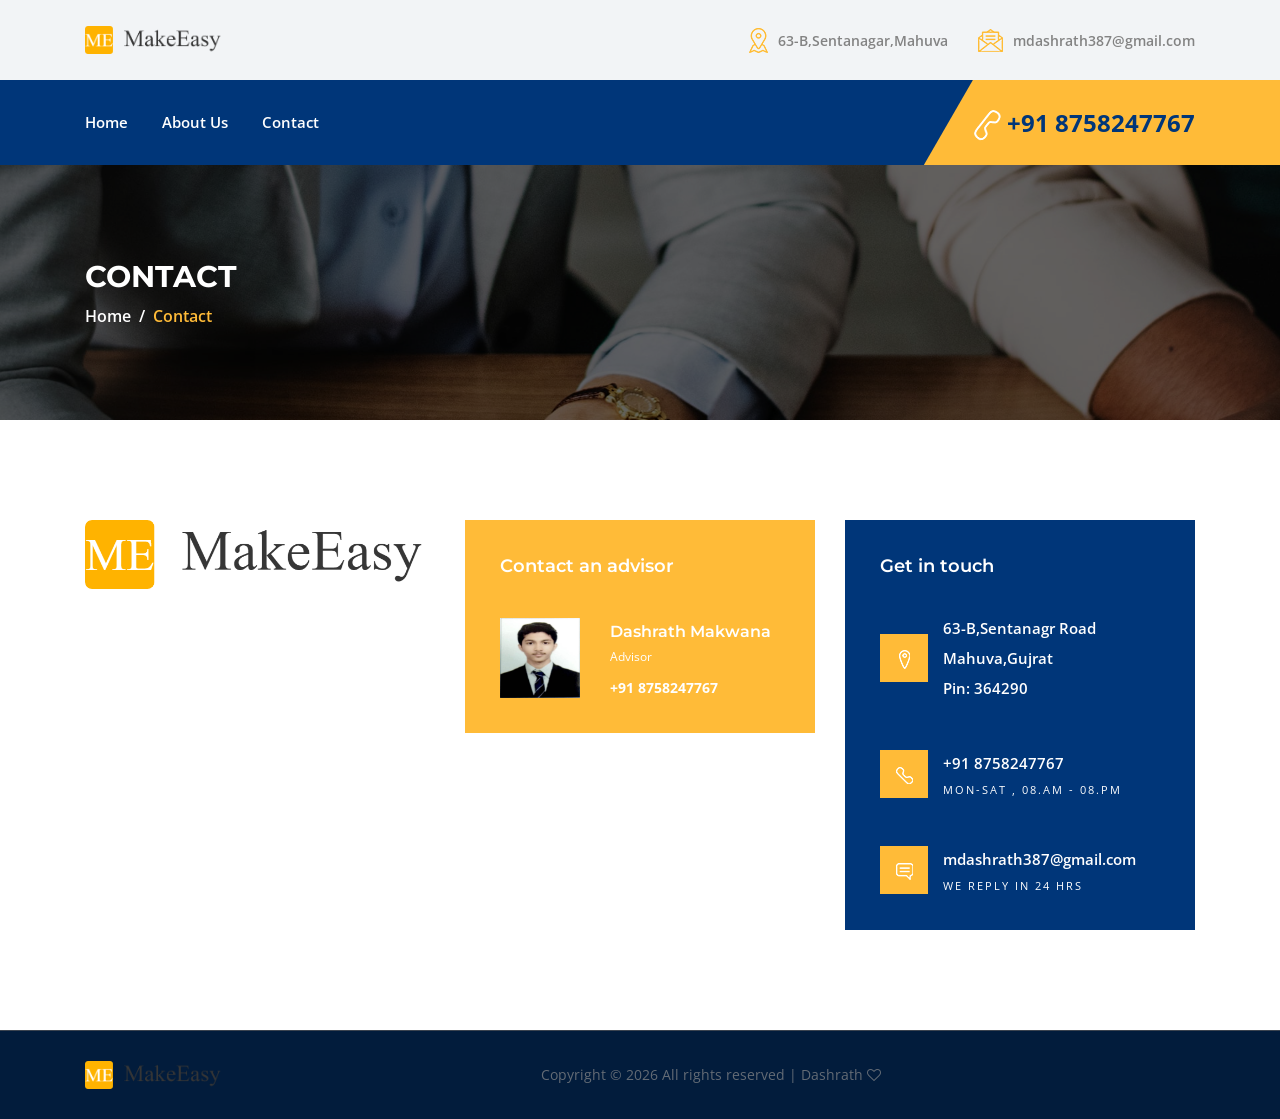
<file: MakeEasy/contact.html>
<!DOCTYPE html>
<html lang="en">

<head>
    <meta charset="UTF-8">
    <meta name="description" content="">
    <meta http-equiv="X-UA-Compatible" content="IE=edge">
    <meta name="viewport" content="width=device-width, initial-scale=1, shrink-to-fit=no">
    <!-- The above 4 meta tags *must* come first in the head; any other head content must come *after* these tags -->

    <!-- Title -->
    <title>Make-Easy MultiLevel Marketing</title>

    <!-- Favicon -->
    <link rel="icon" href="img/core-img/favicon1.ico">

    <!-- Stylesheet -->
    <link rel="stylesheet" href="style.css">

</head>

<body>
    <!-- Preloader -->
    <div class="preloader d-flex align-items-center justify-content-center">
        <div class="lds-ellipsis">
            <div></div>
            <div></div>
            <div></div>
            <div></div>
        </div>
    </div>


    <!-- ##### Header Area Start ##### -->
    <header class="header-area">
        <!-- Top Header Area -->
        <div class="top-header-area">
            <div class="container h-100">
                <div class="row h-100 align-items-center">
                    <div class="col-12 d-flex justify-content-between">
                        <!-- Logo Area -->
                        <div class="logo">
                            <a href="index.html"><img src="img/core-img/logo-via-logohub (2).png" height="52" width="141" alt=""></a>
                        </div>

                        <!-- Top Contact Info -->
                        <div class="top-contact-info d-flex align-items-center">
                            <a href="#" data-toggle="tooltip" data-placement="bottom" title="63-B,Sentanagar,Mahuva"><img src="img/core-img/placeholder.png" alt=""> <span>63-B,Sentanagar,Mahuva</span></a>
                            <a href="#" data-toggle="tooltip" data-placement="bottom" title="mdashrath387@gmail.com"><img src="img/core-img/message.png" alt=""> <span>mdashrath387@gmail.com</span></a>
                        </div>
                    </div>
                </div>
            </div>
        </div>

        <!-- Navbar Area -->
        <div class="credit-main-menu" id="sticker">
            <div class="classy-nav-container breakpoint-off">
                <div class="container">
                    <!-- Menu -->
                    <nav class="classy-navbar justify-content-between" id="creditNav">

                        <!-- Navbar Toggler -->
                        <div class="classy-navbar-toggler">
                            <span class="navbarToggler"><span></span><span></span><span></span></span>
                        </div>

                        <!-- Menu -->
                        <div class="classy-menu">

                            <!-- Close Button -->
                            <div class="classycloseIcon">
                                <div class="cross-wrap"><span class="top"></span><span class="bottom"></span></div>
                            </div>

                            <!-- Nav Start -->
                            <div class="classynav">
                                <ul>
                                    <li><a href="index.html">Home</a></li>
                                    <li><a href="about.html">About Us</a></li>

                                    <!-- <li><a href="services.html">Services</a></li> -->

                                    <!--  <li><a href="post.html">Blog</a></li> -->
                                    <li><a href="contact.html">Contact</a></li>
                                </ul>
                            </div>
                            <!-- Nav End -->
                        </div>

                        <!-- Contact -->
                        <div class="contact">
                            <a href="#"><img src="img/core-img/call2.png" alt=""> +91 8758247767</a>
                        </div>
                    </nav>
                </div>
            </div>
        </div>
    </header>
    <!-- ##### Header Area End ##### -->

    <!-- ##### Breadcrumb Area Start ##### -->
    <section class="breadcrumb-area bg-img bg-overlay jarallax" style="background-image: url(img/bg-img/13.jpg);">
        <div class="container h-100">
            <div class="row h-100 align-items-center">
                <div class="col-12">
                    <div class="breadcrumb-content">
                        <h2>Contact</h2>
                        <nav aria-label="breadcrumb">
                            <ol class="breadcrumb">
                                <li class="breadcrumb-item"><a href="index.html">Home</a></li>
                                <li class="breadcrumb-item active" aria-current="page">Contact</li>
                            </ol>
                        </nav>
                    </div>
                </div>
            </div>
        </div>
    </section>
    <!-- ##### Breadcrumb Area End ##### -->

    <!-- ##### Contact Area Start ##### -->
    <section class="contact-area section-padding-100-0">
        <div class="container">
            <div class="row">
                <!-- Single Contact Area -->
                <div class="col-12 col-lg-4">
                    <div class="single-contact-area mb-100">
                        <!-- Logo -->
                        <a href="#" class="d-block mb-50"><img src="img/core-img/logo-via-logohub (2).png" alt=""></a>
                        <p></p>
                    </div>
                </div>

                <!-- Single Contact Area -->
                <div class="col-12 col-lg-4">
                    <div class="single-contact-area mb-100">
                        <div class="contact-advisor">
                            <h5>Contact an advisor</h5>
                            <!-- Single Advisor -->
                            <div class="single-advisor d-flex align-items-center">
                                <div class="advisor-img">
                                    <img src="img/bg-img/dashrath1.jpg" alt="">
                                </div>
                                <div class="advisor-info">
                                    <h6>Dashrath Makwana</h6>
                                    <span>Advisor</span>
                                    <p>+91 8758247767</p>
                                </div>
                            </div>
                            <!-- Single Advisor -->

                        </div>
                    </div>
                </div>

                <!-- Single Contact Area -->
                <div class="col-12 col-lg-4">
                    <div class="single-contact-area mb-100">
                        <div class="contact--area contact-page">
                            <!-- Contact Content -->
                            <div class="contact-content">
                                <h5>Get in touch</h5>

                                <!-- Single Contact Content -->
                                <div class="single-contact-content d-flex align-items-center">
                                    <div class="icon">
                                        <img src="img/core-img/location.png" alt="">
                                    </div>
                                    <div class="text">
                                        <p>63-B,Sentanagr Road <br> Mahuva,Gujrat <br> Pin: 364290</p>
                                    </div>
                                </div>
                                <!-- Single Contact Content -->
                                <div class="single-contact-content d-flex align-items-center">
                                    <div class="icon">
                                        <img src="img/core-img/call.png" alt="">
                                    </div>
                                    <div class="text">
                                        <p>+91 8758247767</p>
                                        <span>mon-sat , 08.am - 08.pm</span>
                                    </div>
                                </div>
                                <!-- Single Contact Content -->
                                <div class="single-contact-content d-flex align-items-center">
                                    <div class="icon">
                                        <img src="img/core-img/message2.png" alt="">
                                    </div>
                                    <div class="text">
                                        <p>mdashrath387@gmail.com</p>
                                        <span>we reply in 24 hrs</span>
                                    </div>
                                </div>
                            </div>
                        </div>
                    </div>
                </div>
            </div>
        </div>



    </section>
    <!-- ##### Contact Area End ##### -->


    <!-- ##### Footer Area Start ##### -->
    <footer class="footer-area">




        <!-- Copywrite Area -->
        <div class="copywrite-area">
            <div class="container">
                <div class="row">
                    <div class="col-12">
                        <div class="copywrite-content d-flex flex-wrap justify-content-between align-items-center">
                            <!-- Footer Logo -->
                            <a href="index.html" class="footer-logo"><img src="img/core-img/logo-via-logohub (2).png" height="52" width="141" alt=""></a>

                            <!-- Copywrite Text -->
                            <p class="copywrite-text">
                                <a href="#">
                                    <!-- Link back to Colorlib can't be removed. Template is licensed under CC BY 3.0. -->
                                    Copyright &copy;
                                    <script>
                                        document.write(new Date().getFullYear());
                                    </script> All rights reserved | Dashrath <i class="fa fa-heart-o" aria-hidden="true"></i>
                                    <!-- Link back to Colorlib can't be removed. Template is licensed under CC BY 3.0. -->
                            </p>
                        </div>
                    </div>
                </div>
            </div>
        </div>
    </footer>
    <!-- ##### Footer Area Start ##### -->

    <!-- ##### All Javascript Script ##### -->
    <!-- jQuery-2.2.4 js -->
    <script src="js/jquery/jquery-2.2.4.min.js"></script>
    <!-- Popper js -->
    <script src="js/bootstrap/popper.min.js"></script>
    <!-- Bootstrap js -->
    <script src="js/bootstrap/bootstrap.min.js"></script>
    <!-- All Plugins js -->
    <script src="js/plugins/plugins.js"></script>
    <!-- Active js -->
    <script src="js/active.js"></script>
</body>

</html>
</file>
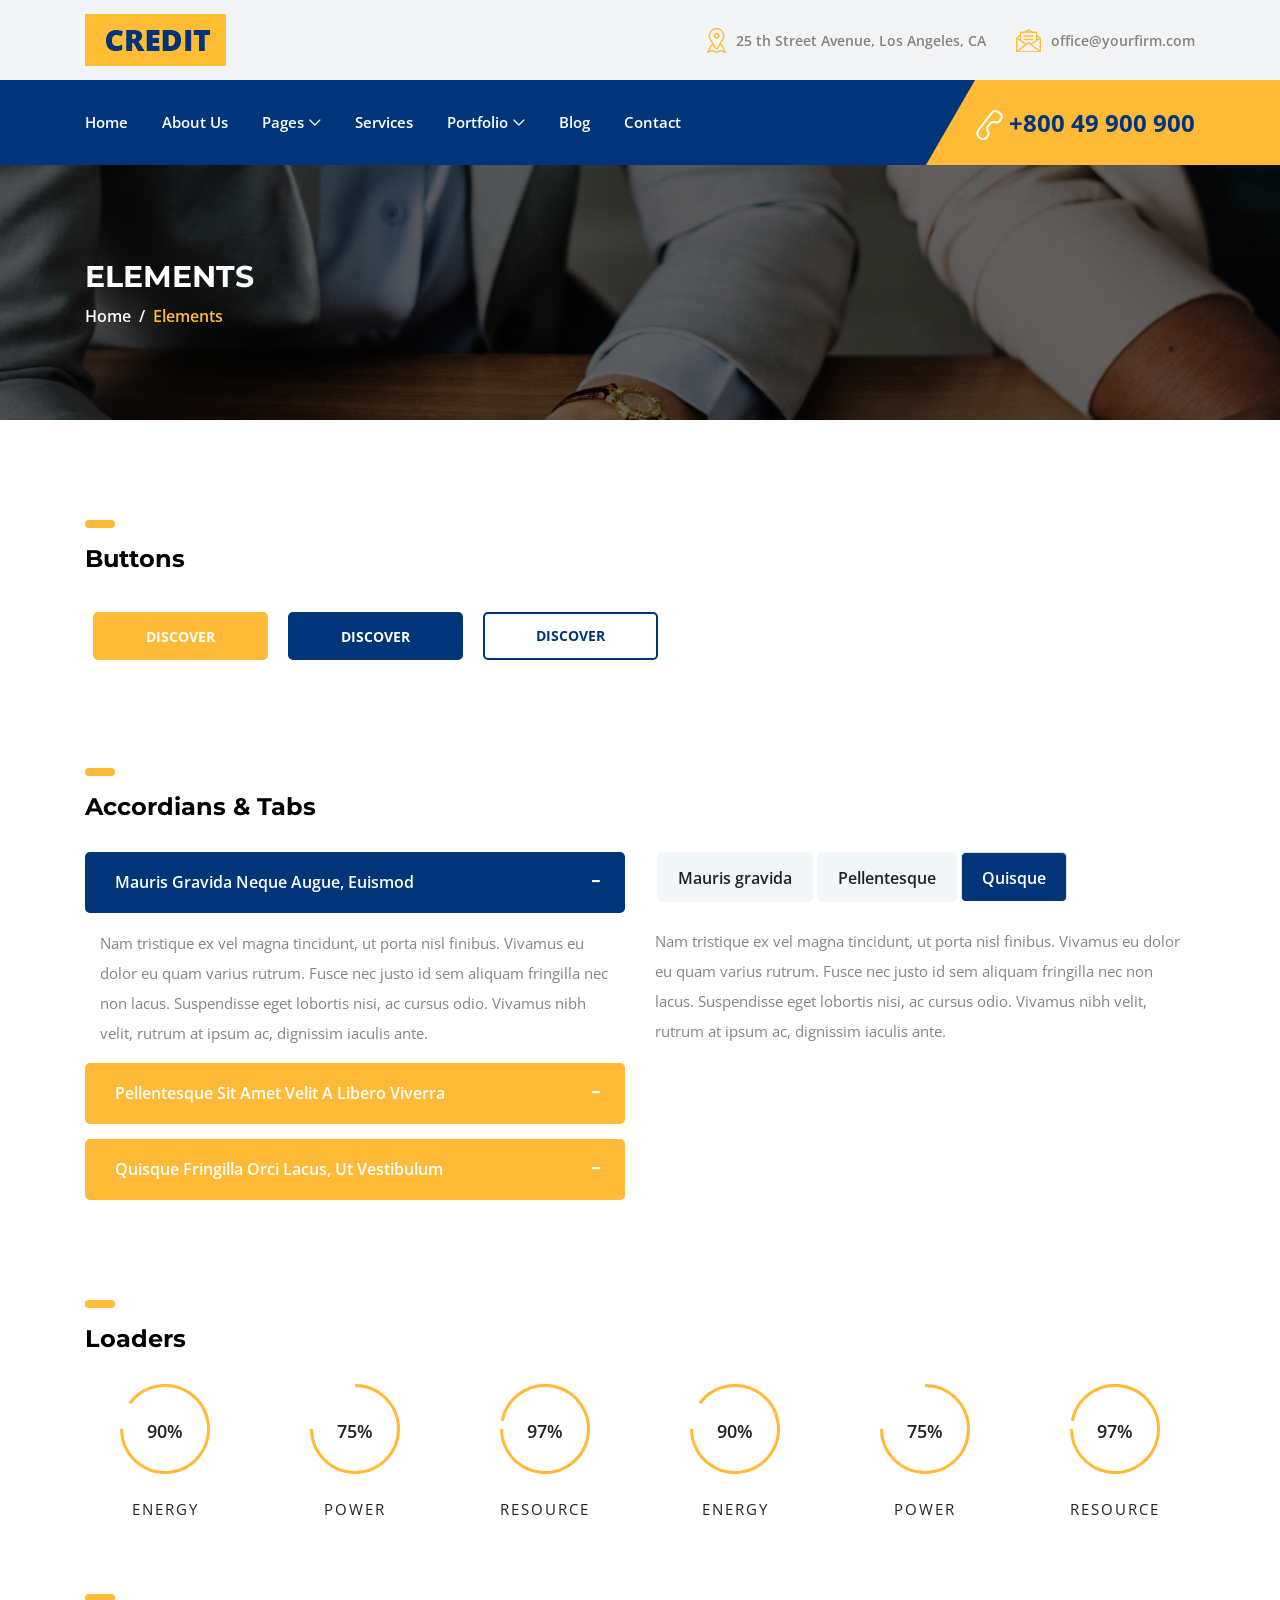
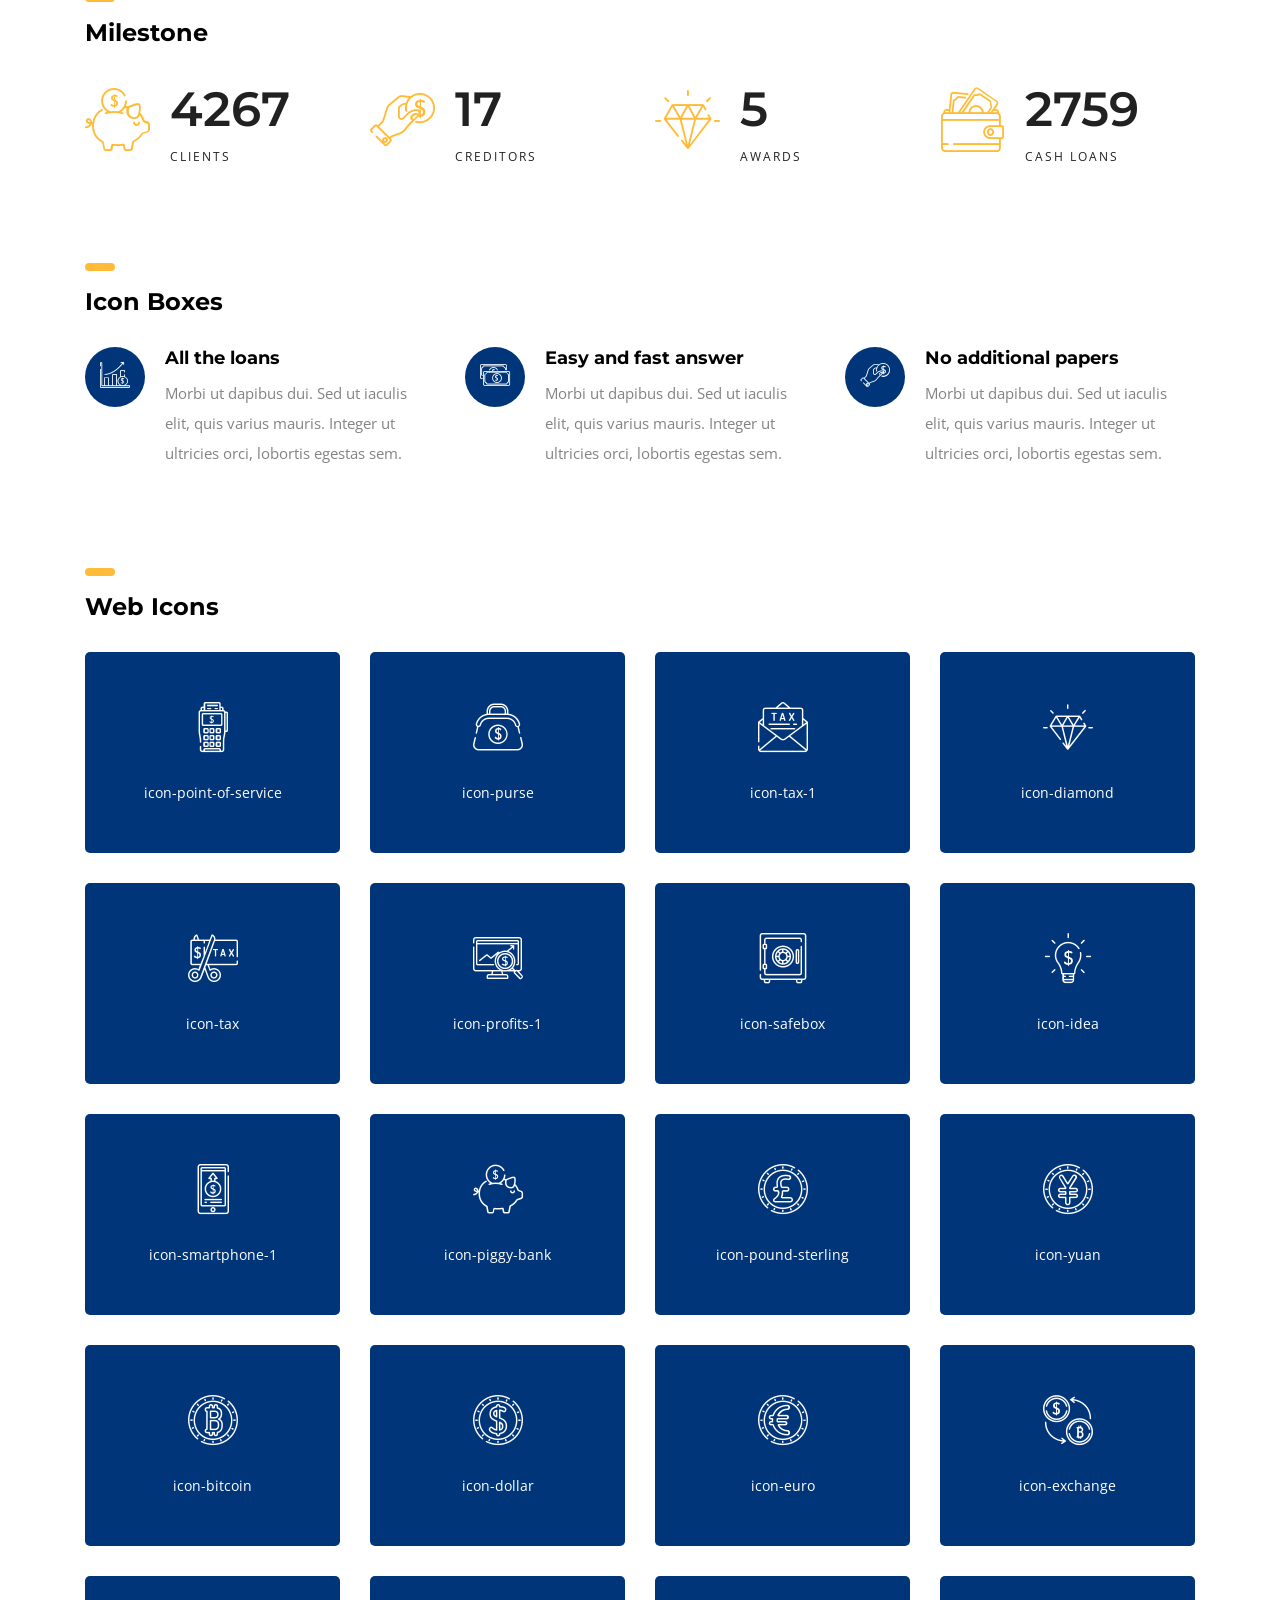
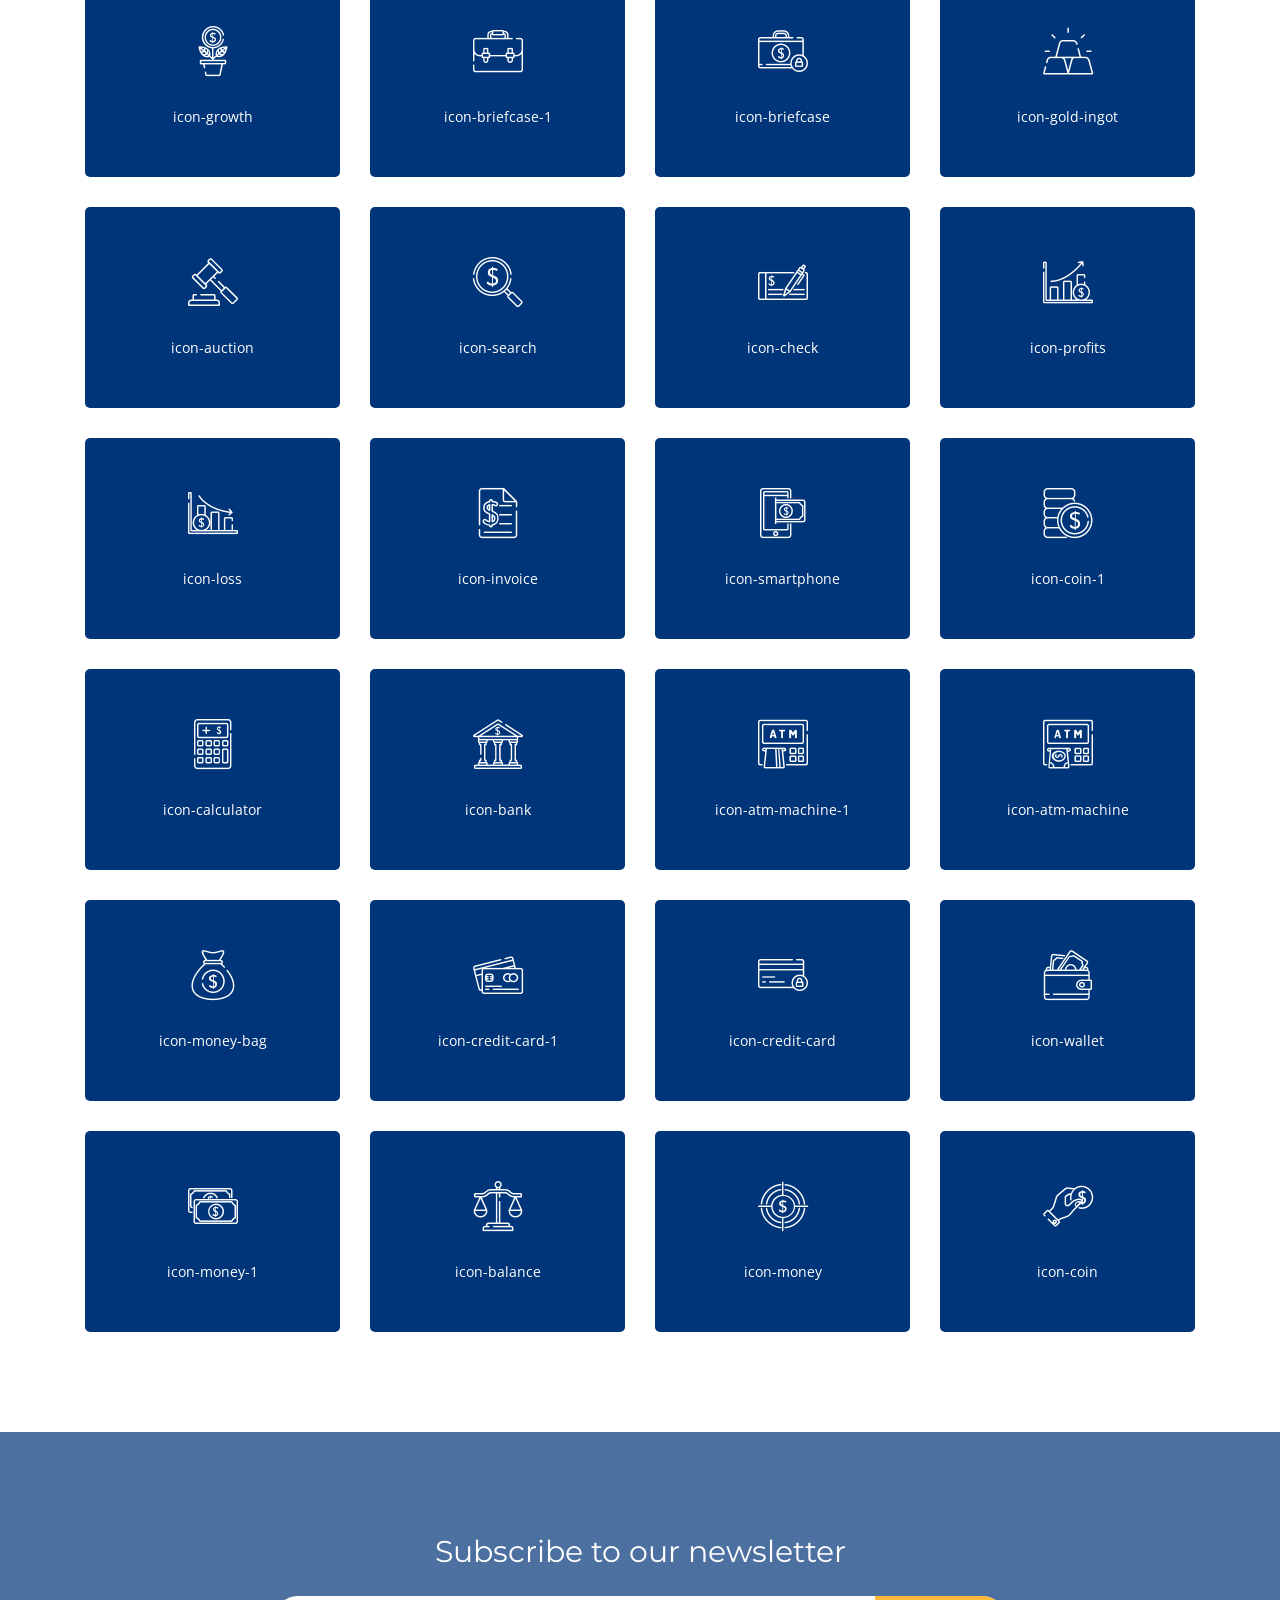
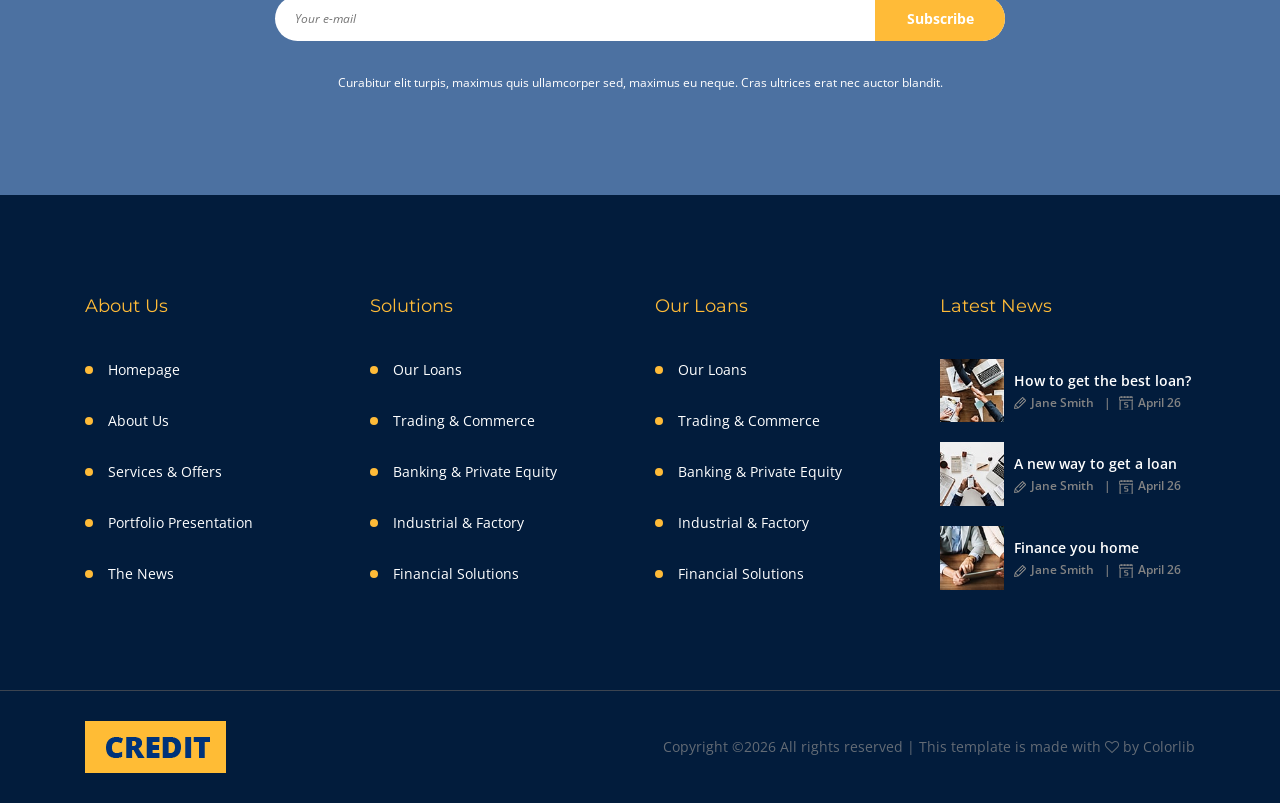
<file: MakeEasy/elements.html>
<!DOCTYPE html>
<html lang="en">

<head>
    <meta charset="UTF-8">
    <meta name="description" content="">
    <meta http-equiv="X-UA-Compatible" content="IE=edge">
    <meta name="viewport" content="width=device-width, initial-scale=1, shrink-to-fit=no">
    <!-- The above 4 meta tags *must* come first in the head; any other head content must come *after* these tags -->

    <!-- Title -->
    <title>Credit - Loan &amp; Credit Company HTML Template</title>

    <!-- Favicon -->
    <link rel="icon" href="img/core-img/favicon.ico">

    <!-- Stylesheet -->
    <link rel="stylesheet" href="style.css">

</head>

<body>
    <!-- Preloader -->
    <div class="preloader d-flex align-items-center justify-content-center">
        <div class="lds-ellipsis">
            <div></div>
            <div></div>
            <div></div>
            <div></div>
        </div>
    </div>

    <!-- ##### Header Area Start ##### -->
    <header class="header-area">
        <!-- Top Header Area -->
        <div class="top-header-area">
            <div class="container h-100">
                <div class="row h-100 align-items-center">
                    <div class="col-12 d-flex justify-content-between">
                        <!-- Logo Area -->
                        <div class="logo">
                            <a href="index.html"><img src="img/core-img/logo.png" alt=""></a>
                        </div>

                        <!-- Top Contact Info -->
                        <div class="top-contact-info d-flex align-items-center">
                            <a href="#" data-toggle="tooltip" data-placement="bottom" title="25 th Street Avenue, Los Angeles, CA"><img src="img/core-img/placeholder.png" alt=""> <span>25 th Street Avenue, Los Angeles, CA</span></a>
                            <a href="#" data-toggle="tooltip" data-placement="bottom" title="office@yourfirm.com"><img src="img/core-img/message.png" alt=""> <span>office@yourfirm.com</span></a>
                        </div>
                    </div>
                </div>
            </div>
        </div>

        <!-- Navbar Area -->
        <div class="credit-main-menu" id="sticker">
            <div class="classy-nav-container breakpoint-off">
                <div class="container">
                    <!-- Menu -->
                    <nav class="classy-navbar justify-content-between" id="creditNav">

                        <!-- Navbar Toggler -->
                        <div class="classy-navbar-toggler">
                            <span class="navbarToggler"><span></span><span></span><span></span></span>
                        </div>

                        <!-- Menu -->
                        <div class="classy-menu">

                            <!-- Close Button -->
                            <div class="classycloseIcon">
                                <div class="cross-wrap"><span class="top"></span><span class="bottom"></span></div>
                            </div>

                            <!-- Nav Start -->
                            <div class="classynav">
                                <ul>
                                    <li><a href="index.html">Home</a></li>
                                    <li><a href="about.html">About Us</a></li>
                                    <li><a href="#">Pages</a>
                                        <ul class="dropdown">
                                            <li><a href="index.html">Home</a></li>
                                            <li><a href="about.html">About Us</a></li>
                                            <li><a href="services.html">Services</a></li>
                                            <li><a href="post.html">Post</a></li>
                                            <li><a href="single-post.html">Single Post</a></li>
                                            <li><a href="contact.html">Contact</a></li>
                                            <li><a href="elements.html">Elements</a></li>
                                        </ul>
                                    </li>
                                    <li><a href="services.html">Services</a></li>
                                    <li><a href="#">Portfolio</a>
                                        <div class="megamenu">
                                            <ul class="single-mega cn-col-4">
                                                <li><a href="#">Portfolio 1</a></li>
                                                <li><a href="#">Portfolio 2</a></li>
                                                <li><a href="#">Portfolio 3</a></li>
                                                <li><a href="#">Portfolio 4</a></li>
                                                <li><a href="#">Portfolio 5</a></li>
                                                <li><a href="#">Portfolio 6</a></li>
                                                <li><a href="#">Portfolio 7</a></li>
                                            </ul>
                                            <ul class="single-mega cn-col-4">
                                                <li><a href="#">Portfolio 8</a></li>
                                                <li><a href="#">Portfolio 9</a></li>
                                                <li><a href="#">Portfolio 10</a></li>
                                                <li><a href="#">Portfolio 11</a></li>
                                                <li><a href="#">Portfolio 12</a></li>
                                                <li><a href="#">Portfolio 13</a></li>
                                                <li><a href="#">Portfolio 14</a></li>
                                            </ul>
                                            <ul class="single-mega cn-col-4">
                                                <li><a href="#">Portfolio 15</a></li>
                                                <li><a href="#">Portfolio 16</a></li>
                                                <li><a href="#">Portfolio 17</a></li>
                                                <li><a href="#">Portfolio 18</a></li>
                                                <li><a href="#">Portfolio 19</a></li>
                                                <li><a href="#">Portfolio 20</a></li>
                                                <li><a href="#">Portfolio 21</a></li>
                                            </ul>
                                            <ul class="single-mega cn-col-4">
                                                <li><a href="#">Portfolio 22</a></li>
                                                <li><a href="#">Portfolio 23</a></li>
                                                <li><a href="#">Portfolio 24</a></li>
                                                <li><a href="#">Portfolio 25</a></li>
                                                <li><a href="#">Portfolio 26</a></li>
                                                <li><a href="#">Portfolio 27</a></li>
                                                <li><a href="#">Portfolio 28</a></li>
                                            </ul>
                                        </div>
                                    </li>
                                    <li><a href="post.html">Blog</a></li>
                                    <li><a href="contact.html">Contact</a></li>
                                </ul>
                            </div>
                            <!-- Nav End -->
                        </div>

                        <!-- Contact -->
                        <div class="contact">
                            <a href="#"><img src="img/core-img/call2.png" alt=""> +800 49 900 900</a>
                        </div>
                    </nav>
                </div>
            </div>
        </div>
    </header>
    <!-- ##### Header Area End ##### -->

    <!-- ##### Breadcrumb Area Start ##### -->
    <section class="breadcrumb-area bg-img bg-overlay jarallax" style="background-image: url(img/bg-img/13.jpg);">
        <div class="container h-100">
            <div class="row h-100 align-items-center">
                <div class="col-12">
                    <div class="breadcrumb-content">
                        <h2>Elements</h2>
                        <nav aria-label="breadcrumb">
                            <ol class="breadcrumb">
                                <li class="breadcrumb-item"><a href="#">Home</a></li>
                                <li class="breadcrumb-item active" aria-current="page">Elements</li>
                            </ol>
                        </nav>
                    </div>
                </div>
            </div>
        </div>
    </section>
    <!-- ##### Breadcrumb Area End ##### -->

    <!-- ##### Elements Area Start ##### -->
    <section class="elements-area section-padding-100-0">
        <div class="container">
            <div class="row">

                <!-- ========== Buttons ========== -->
                <div class="col-12">
                    <div class="elements-title mb-30">
                        <div class="line"></div>
                        <h2>Buttons</h2>
                    </div>
                    <!-- Buttons -->
                    <div class="credit-buttons-area mb-100">
                        <a href="#" class="btn credit-btn m-2">Discover</a>
                        <a href="#" class="btn credit-btn btn-2 m-2">Discover</a>
                        <a href="#" class="btn credit-btn btn-3 m-2">Discover</a>
                    </div>
                </div>

                <!-- ========== Progress Bars & Accordions ========== -->
                <div class="col-12">
                    <div class="elements-title mb-30">
                        <div class="line"></div>
                        <h2>Accordians &amp; Tabs</h2>
                    </div>
                </div>

                <!-- ##### Accordians ##### -->
                <div class="col-12 col-lg-6">
                    <div class="accordions mb-100" id="accordion" role="tablist" aria-multiselectable="true">
                        <!-- single accordian area -->
                        <div class="panel single-accordion">
                            <h6><a role="button" class="" aria-expanded="true" aria-controls="collapseOne" data-toggle="collapse" data-parent="#accordion" href="#collapseOne">Mauris gravida neque augue, euismod
                                    <span class="accor-open"><i class="fa fa-plus" aria-hidden="true"></i></span>
                                    <span class="accor-close"><i class="fa fa-minus" aria-hidden="true"></i></span>
                                    </a></h6>
                            <div id="collapseOne" class="accordion-content collapse show">
                                <p>Nam tristique ex vel magna tincidunt, ut porta nisl finibus. Vivamus eu dolor eu quam varius rutrum. Fusce nec justo id sem aliquam fringilla nec non lacus. Suspendisse eget lobortis nisi, ac cursus odio. Vivamus nibh velit, rutrum at ipsum ac, dignissim iaculis ante.</p>
                            </div>
                        </div>
                        <!-- single accordian area -->
                        <div class="panel single-accordion">
                            <h6>
                                <a role="button" class="collapsed" aria-expanded="true" aria-controls="collapseTwo" data-parent="#accordion" data-toggle="collapse" href="#collapseTwo">Pellentesque sit amet velit a libero viverra
                                        <span class="accor-open"><i class="fa fa-plus" aria-hidden="true"></i></span>
                                        <span class="accor-close"><i class="fa fa-minus" aria-hidden="true"></i></span>
                                        </a>
                            </h6>
                            <div id="collapseTwo" class="accordion-content collapse">
                                <p>Nam tristique ex vel magna tincidunt, ut porta nisl finibus. Vivamus eu dolor eu quam varius rutrum. Fusce nec justo id sem aliquam fringilla nec non lacus. Suspendisse eget lobortis nisi, ac cursus odio. Vivamus nibh velit, rutrum at ipsum ac, dignissim iaculis ante.</p>
                            </div>
                        </div>
                        <!-- single accordian area -->
                        <div class="panel single-accordion">
                            <h6>
                                <a role="button" aria-expanded="true" aria-controls="collapseThree" class="collapsed" data-parent="#accordion" data-toggle="collapse" href="#collapseThree">Quisque fringilla orci lacus, ut vestibulum
                                        <span class="accor-open"><i class="fa fa-plus" aria-hidden="true"></i></span>
                                        <span class="accor-close"><i class="fa fa-minus" aria-hidden="true"></i></span>
                                    </a>
                            </h6>
                            <div id="collapseThree" class="accordion-content collapse">
                                <p>Nam tristique ex vel magna tincidunt, ut porta nisl finibus. Vivamus eu dolor eu quam varius rutrum. Fusce nec justo id sem aliquam fringilla nec non lacus. Suspendisse eget lobortis nisi, ac cursus odio. Vivamus nibh velit, rutrum at ipsum ac, dignissim iaculis ante.</p>
                            </div>
                        </div>
                    </div>
                </div>

                <!-- ##### Tabs ##### -->
                <div class="col-12 col-lg-6">
                    <div class="credit-tabs-content">
                        <ul class="nav nav-tabs" id="myTab" role="tablist">
                            <li class="nav-item">
                                <a class="nav-link" id="tab--1" data-toggle="tab" href="#tab1" role="tab" aria-controls="tab1" aria-selected="false">Mauris gravida</a>
                            </li>
                            <li class="nav-item">
                                <a class="nav-link" id="tab--2" data-toggle="tab" href="#tab2" role="tab" aria-controls="tab2" aria-selected="false">Pellentesque</a>
                            </li>
                            <li class="nav-item">
                                <a class="nav-link active" id="tab--3" data-toggle="tab" href="#tab3" role="tab" aria-controls="tab3" aria-selected="true">Quisque</a>
                            </li>
                        </ul>

                        <div class="tab-content mb-100" id="myTabContent">
                            <div class="tab-pane fade" id="tab1" role="tabpanel" aria-labelledby="tab--1">
                                <div class="credit-tab-content">
                                    <!-- Tab Text -->
                                    <div class="credit-tab-text">
                                        <p>Nam tristique ex vel magna tincidunt, ut porta nisl finibus. Vivamus eu dolor eu quam varius rutrum. Fusce nec justo id sem aliquam fringilla nec non lacus. Suspendisse eget lobortis nisi, ac cursus odio. Vivamus nibh velit, rutrum at ipsum ac, dignissim iaculis ante.</p>
                                    </div>
                                </div>
                            </div>
                            <div class="tab-pane fade" id="tab2" role="tabpanel" aria-labelledby="tab--2">
                                <div class="credit-tab-content">
                                    <!-- Tab Text -->
                                    <div class="credit-tab-text">
                                        <p>Nam tristique ex vel magna tincidunt, ut porta nisl finibus. Vivamus eu dolor eu quam varius rutrum. Fusce nec justo id sem aliquam fringilla nec non lacus. Suspendisse eget lobortis nisi, ac cursus odio. Vivamus nibh velit, rutrum at ipsum ac, dignissim iaculis ante.</p>
                                    </div>
                                </div>
                            </div>
                            <div class="tab-pane fade show active" id="tab3" role="tabpanel" aria-labelledby="tab--3">
                                <div class="credit-tab-content">
                                    <!-- Tab Text -->
                                    <div class="credit-tab-text">
                                        <p>Nam tristique ex vel magna tincidunt, ut porta nisl finibus. Vivamus eu dolor eu quam varius rutrum. Fusce nec justo id sem aliquam fringilla nec non lacus. Suspendisse eget lobortis nisi, ac cursus odio. Vivamus nibh velit, rutrum at ipsum ac, dignissim iaculis ante.</p>
                                    </div>
                                </div>
                            </div>
                        </div>
                    </div>
                </div>

                <!-- ========== Loaders ========== -->
                <div class="col-12">
                    <div class="elements-title mb-30">
                        <div class="line"></div>
                        <h2>Loaders</h2>
                    </div>
                </div>

                <div class="col-12">
                    <!-- Loaders Area Start -->
                    <div class="our-skills-area">
                        <div class="row">

                            <div class="col-12 col-sm-4 col-lg-2">
                                <div class="single-skils-area mb-70">
                                    <div id="circle4" class="circle" data-value="0.90">
                                        <div class="skills-text">
                                            <span>90%</span>
                                        </div>
                                    </div>
                                    <p>Energy</p>
                                </div>
                            </div>

                            <div class="col-12 col-sm-4 col-lg-2">
                                <div class="single-skils-area mb-70">
                                    <div id="circle5" class="circle" data-value="0.75">
                                        <div class="skills-text">
                                            <span>75%</span>
                                        </div>
                                    </div>
                                    <p>power</p>
                                </div>
                            </div>

                            <div class="col-12 col-sm-4 col-lg-2">
                                <div class="single-skils-area mb-70">
                                    <div id="circle6" class="circle" data-value="0.97">
                                        <div class="skills-text">
                                            <span>97%</span>
                                        </div>
                                    </div>
                                    <p>resource</p>
                                </div>
                            </div>

                            <div class="col-12 col-sm-4 col-lg-2">
                                <div class="single-skils-area mb-70">
                                    <div id="circle7" class="circle" data-value="0.90">
                                        <div class="skills-text">
                                            <span>90%</span>
                                        </div>
                                    </div>
                                    <p>Energy</p>
                                </div>
                            </div>

                            <div class="col-12 col-sm-4 col-lg-2">
                                <div class="single-skils-area mb-70">
                                    <div id="circle8" class="circle" data-value="0.75">
                                        <div class="skills-text">
                                            <span>75%</span>
                                        </div>
                                    </div>
                                    <p>power</p>
                                </div>
                            </div>

                            <div class="col-12 col-sm-4 col-lg-2">
                                <div class="single-skils-area mb-70">
                                    <div id="circle9" class="circle" data-value="0.97">
                                        <div class="skills-text">
                                            <span>97%</span>
                                        </div>
                                    </div>
                                    <p>resource</p>
                                </div>
                            </div>

                        </div>
                    </div>
                </div>

                <!-- ========== Milestones ========== -->
                <div class="col-12">
                    <div class="elements-title mb-30">
                        <div class="line"></div>
                        <h2>Milestone</h2>
                    </div>
                </div>

                <div class="col-12">
                    <div class="credit-cool-facts-area">
                        <div class="row">

                            <div class="col-12 col-sm-6 col-lg-3">
                                <!-- Single Cool Facts -->
                                <div class="single-cool-fact d-flex align-items-center mb-100">
                                    <div class="scf-icon mr-15">
                                        <i class="icon-piggy-bank"></i>
                                    </div>
                                    <div class="scf-text">
                                        <h2><span class="counter">8710</span></h2>
                                        <p>Clients</p>
                                    </div>
                                </div>
                            </div>

                            <div class="col-12 col-sm-6 col-lg-3">
                                <!-- Single Cool Facts -->
                                <div class="single-cool-fact d-flex align-items-center mb-100">
                                    <div class="scf-icon mr-15">
                                        <i class="icon-coin"></i>
                                    </div>
                                    <div class="scf-text">
                                        <h2><span class="counter">35</span></h2>
                                        <p>Creditors</p>
                                    </div>
                                </div>
                            </div>

                            <div class="col-12 col-sm-6 col-lg-3">
                                <!-- Single Cool Facts -->
                                <div class="single-cool-fact d-flex align-items-center mb-100">
                                    <div class="scf-icon mr-15">
                                        <i class="icon-diamond"></i>
                                    </div>
                                    <div class="scf-text">
                                        <h2><span class="counter">12</span></h2>
                                        <p>awards</p>
                                    </div>
                                </div>
                            </div>

                            <div class="col-12 col-sm-6 col-lg-3">
                                <!-- Single Cool Facts -->
                                <div class="single-cool-fact d-flex align-items-center mb-100">
                                    <div class="scf-icon mr-15">
                                        <i class="icon-wallet"></i>
                                    </div>
                                    <div class="scf-text">
                                        <h2><span class="counter">5632</span></h2>
                                        <p>Сash loans</p>
                                    </div>
                                </div>
                            </div>

                        </div>
                    </div>
                </div>

                <!-- ========== Icon Boxes ========== -->
                <div class="col-12">
                    <div class="elements-title mb-30">
                        <div class="line"></div>
                        <h2>Icon Boxes</h2>
                    </div>
                </div>

                <div class="col-12">
                    <div class="row">
                        <!-- Single Service Area -->
                        <div class="col-12 col-md-6 col-lg-4">
                            <div class="single-service-area d-flex mb-100">
                                <div class="icon">
                                    <i class="icon-profits"></i>
                                </div>
                                <div class="text">
                                    <h5>All the loans</h5>
                                    <p>Morbi ut dapibus dui. Sed ut iaculis elit, quis varius mauris. Integer ut ultricies orci, lobortis egestas sem.</p>
                                </div>
                            </div>
                        </div>

                        <!-- Single Service Area -->
                        <div class="col-12 col-md-6 col-lg-4">
                            <div class="single-service-area d-flex mb-100">
                                <div class="icon">
                                    <i class="icon-money-1"></i>
                                </div>
                                <div class="text">
                                    <h5>Easy and fast answer</h5>
                                    <p>Morbi ut dapibus dui. Sed ut iaculis elit, quis varius mauris. Integer ut ultricies orci, lobortis egestas sem.</p>
                                </div>
                            </div>
                        </div>

                        <!-- Single Service Area -->
                        <div class="col-12 col-md-6 col-lg-4">
                            <div class="single-service-area d-flex mb-100">
                                <div class="icon">
                                    <i class="icon-coin"></i>
                                </div>
                                <div class="text">
                                    <h5>No additional papers</h5>
                                    <p>Morbi ut dapibus dui. Sed ut iaculis elit, quis varius mauris. Integer ut ultricies orci, lobortis egestas sem.</p>
                                </div>
                            </div>
                        </div>
                    </div>
                </div>

                <!-- ========== Web Icons ========== -->
                <div class="col-12">
                    <div class="elements-title mb-30">
                        <div class="line"></div>
                        <h2>Web Icons</h2>
                    </div>
                </div>
                
                <div class="col-12 mb-70">
                    <div class="row">
                        
                        <!-- Single Icons -->
                        <div class="col-12 col-sm-6 col-md-4 col-lg-3">
                            <div class="single-icons mb-30">
                                <i class="icon-point-of-service"></i>
                                <span>icon-point-of-service</span>
                            </div>
                        </div>
                        
                        <!-- Single Icons -->
                        <div class="col-12 col-sm-6 col-md-4 col-lg-3">
                            <div class="single-icons mb-30">
                                <i class="icon-purse"></i>
                                <span>icon-purse</span>
                            </div>
                        </div>
                        
                        <!-- Single Icons -->
                        <div class="col-12 col-sm-6 col-md-4 col-lg-3">
                            <div class="single-icons mb-30">
                                <i class="icon-tax-1"></i>
                                <span>icon-tax-1</span>
                            </div>
                        </div>
                        
                        <!-- Single Icons -->
                        <div class="col-12 col-sm-6 col-md-4 col-lg-3">
                            <div class="single-icons mb-30">
                                <i class="icon-diamond"></i>
                                <span>icon-diamond</span>
                            </div>
                        </div>
                        
                        <!-- Single Icons -->
                        <div class="col-12 col-sm-6 col-md-4 col-lg-3">
                            <div class="single-icons mb-30">
                                <i class="icon-tax"></i>
                                <span>icon-tax</span>
                            </div>
                        </div>
                        
                        <!-- Single Icons -->
                        <div class="col-12 col-sm-6 col-md-4 col-lg-3">
                            <div class="single-icons mb-30">
                                <i class="icon-profits-1"></i>
                                <span>icon-profits-1</span>
                            </div>
                        </div>
                        
                        <!-- Single Icons -->
                        <div class="col-12 col-sm-6 col-md-4 col-lg-3">
                            <div class="single-icons mb-30">
                                <i class="icon-safebox"></i>
                                <span>icon-safebox</span>
                            </div>
                        </div>
                        
                        <!-- Single Icons -->
                        <div class="col-12 col-sm-6 col-md-4 col-lg-3">
                            <div class="single-icons mb-30">
                                <i class="icon-idea"></i>
                                <span>icon-idea</span>
                            </div>
                        </div>
                        
                        <!-- Single Icons -->
                        <div class="col-12 col-sm-6 col-md-4 col-lg-3">
                            <div class="single-icons mb-30">
                                <i class="icon-smartphone-1"></i>
                                <span>icon-smartphone-1</span>
                            </div>
                        </div>
                        
                        <!-- Single Icons -->
                        <div class="col-12 col-sm-6 col-md-4 col-lg-3">
                            <div class="single-icons mb-30">
                                <i class="icon-piggy-bank"></i>
                                <span>icon-piggy-bank</span>
                            </div>
                        </div>
                        
                        <!-- Single Icons -->
                        <div class="col-12 col-sm-6 col-md-4 col-lg-3">
                            <div class="single-icons mb-30">
                                <i class="icon-pound-sterling"></i>
                                <span>icon-pound-sterling</span>
                            </div>
                        </div>
                        
                        <!-- Single Icons -->
                        <div class="col-12 col-sm-6 col-md-4 col-lg-3">
                            <div class="single-icons mb-30">
                                <i class="icon-yuan"></i>
                                <span>icon-yuan</span>
                            </div>
                        </div>
                        
                        <!-- Single Icons -->
                        <div class="col-12 col-sm-6 col-md-4 col-lg-3">
                            <div class="single-icons mb-30">
                                <i class="icon-bitcoin"></i>
                                <span>icon-bitcoin</span>
                            </div>
                        </div>
                        
                        <!-- Single Icons -->
                        <div class="col-12 col-sm-6 col-md-4 col-lg-3">
                            <div class="single-icons mb-30">
                                <i class="icon-dollar"></i>
                                <span>icon-dollar</span>
                            </div>
                        </div>
                        
                        <!-- Single Icons -->
                        <div class="col-12 col-sm-6 col-md-4 col-lg-3">
                            <div class="single-icons mb-30">
                                <i class="icon-euro"></i>
                                <span>icon-euro</span>
                            </div>
                        </div>
                        
                        <!-- Single Icons -->
                        <div class="col-12 col-sm-6 col-md-4 col-lg-3">
                            <div class="single-icons mb-30">
                                <i class="icon-exchange"></i>
                                <span>icon-exchange</span>
                            </div>
                        </div>
                        
                        <!-- Single Icons -->
                        <div class="col-12 col-sm-6 col-md-4 col-lg-3">
                            <div class="single-icons mb-30">
                                <i class="icon-growth"></i>
                                <span>icon-growth</span>
                            </div>
                        </div>
                        
                        <!-- Single Icons -->
                        <div class="col-12 col-sm-6 col-md-4 col-lg-3">
                            <div class="single-icons mb-30">
                                <i class="icon-briefcase-1"></i>
                                <span>icon-briefcase-1</span>
                            </div>
                        </div>
                        
                        <!-- Single Icons -->
                        <div class="col-12 col-sm-6 col-md-4 col-lg-3">
                            <div class="single-icons mb-30">
                                <i class="icon-briefcase"></i>
                                <span>icon-briefcase</span>
                            </div>
                        </div>
                        
                        <!-- Single Icons -->
                        <div class="col-12 col-sm-6 col-md-4 col-lg-3">
                            <div class="single-icons mb-30">
                                <i class="icon-gold-ingot"></i>
                                <span>icon-gold-ingot</span>
                            </div>
                        </div>
                        
                        <!-- Single Icons -->
                        <div class="col-12 col-sm-6 col-md-4 col-lg-3">
                            <div class="single-icons mb-30">
                                <i class="icon-auction"></i>
                                <span>icon-auction</span>
                            </div>
                        </div>
                        
                        <!-- Single Icons -->
                        <div class="col-12 col-sm-6 col-md-4 col-lg-3">
                            <div class="single-icons mb-30">
                                <i class="icon-search"></i>
                                <span>icon-search</span>
                            </div>
                        </div>
                        
                        <!-- Single Icons -->
                        <div class="col-12 col-sm-6 col-md-4 col-lg-3">
                            <div class="single-icons mb-30">
                                <i class="icon-check"></i>
                                <span>icon-check</span>
                            </div>
                        </div>
                        
                        <!-- Single Icons -->
                        <div class="col-12 col-sm-6 col-md-4 col-lg-3">
                            <div class="single-icons mb-30">
                                <i class="icon-profits"></i>
                                <span>icon-profits</span>
                            </div>
                        </div>
                        
                        <!-- Single Icons -->
                        <div class="col-12 col-sm-6 col-md-4 col-lg-3">
                            <div class="single-icons mb-30">
                                <i class="icon-loss"></i>
                                <span>icon-loss</span>
                            </div>
                        </div>
                        
                        <!-- Single Icons -->
                        <div class="col-12 col-sm-6 col-md-4 col-lg-3">
                            <div class="single-icons mb-30">
                                <i class="icon-invoice"></i>
                                <span>icon-invoice</span>
                            </div>
                        </div>
                        
                        <!-- Single Icons -->
                        <div class="col-12 col-sm-6 col-md-4 col-lg-3">
                            <div class="single-icons mb-30">
                                <i class="icon-smartphone"></i>
                                <span>icon-smartphone</span>
                            </div>
                        </div>
                        
                        <!-- Single Icons -->
                        <div class="col-12 col-sm-6 col-md-4 col-lg-3">
                            <div class="single-icons mb-30">
                                <i class="icon-coin-1"></i>
                                <span>icon-coin-1</span>
                            </div>
                        </div>
                        
                        <!-- Single Icons -->
                        <div class="col-12 col-sm-6 col-md-4 col-lg-3">
                            <div class="single-icons mb-30">
                                <i class="icon-calculator"></i>
                                <span>icon-calculator</span>
                            </div>
                        </div>
                        
                        <!-- Single Icons -->
                        <div class="col-12 col-sm-6 col-md-4 col-lg-3">
                            <div class="single-icons mb-30">
                                <i class="icon-bank"></i>
                                <span>icon-bank</span>
                            </div>
                        </div>
                        
                        <!-- Single Icons -->
                        <div class="col-12 col-sm-6 col-md-4 col-lg-3">
                            <div class="single-icons mb-30">
                                <i class="icon-atm-machine-1"></i>
                                <span>icon-atm-machine-1</span>
                            </div>
                        </div>
                        
                        <!-- Single Icons -->
                        <div class="col-12 col-sm-6 col-md-4 col-lg-3">
                            <div class="single-icons mb-30">
                                <i class="icon-atm-machine"></i>
                                <span>icon-atm-machine</span>
                            </div>
                        </div>
                        
                        <!-- Single Icons -->
                        <div class="col-12 col-sm-6 col-md-4 col-lg-3">
                            <div class="single-icons mb-30">
                                <i class="icon-money-bag"></i>
                                <span>icon-money-bag</span>
                            </div>
                        </div>
                        
                        <!-- Single Icons -->
                        <div class="col-12 col-sm-6 col-md-4 col-lg-3">
                            <div class="single-icons mb-30">
                                <i class="icon-credit-card-1"></i>
                                <span>icon-credit-card-1</span>
                            </div>
                        </div>
                        
                        <!-- Single Icons -->
                        <div class="col-12 col-sm-6 col-md-4 col-lg-3">
                            <div class="single-icons mb-30">
                                <i class="icon-credit-card"></i>
                                <span>icon-credit-card</span>
                            </div>
                        </div>
                        
                        <!-- Single Icons -->
                        <div class="col-12 col-sm-6 col-md-4 col-lg-3">
                            <div class="single-icons mb-30">
                                <i class="icon-wallet"></i>
                                <span>icon-wallet</span>
                            </div>
                        </div>
                        
                        <!-- Single Icons -->
                        <div class="col-12 col-sm-6 col-md-4 col-lg-3">
                            <div class="single-icons mb-30">
                                <i class="icon-money-1"></i>
                                <span>icon-money-1</span>
                            </div>
                        </div>
                        
                        <!-- Single Icons -->
                        <div class="col-12 col-sm-6 col-md-4 col-lg-3">
                            <div class="single-icons mb-30">
                                <i class="icon-balance"></i>
                                <span>icon-balance</span>
                            </div>
                        </div>
                        
                        <!-- Single Icons -->
                        <div class="col-12 col-sm-6 col-md-4 col-lg-3">
                            <div class="single-icons mb-30">
                                <i class="icon-money"></i>
                                <span>icon-money</span>
                            </div>
                        </div>
                        
                        <!-- Single Icons -->
                        <div class="col-12 col-sm-6 col-md-4 col-lg-3">
                            <div class="single-icons mb-30">
                                <i class="icon-coin"></i>
                                <span>icon-coin</span>
                            </div>
                        </div>
                    </div>
                </div>
                
            </div>
        </div>
    </section>
    <!-- ##### Elements Area End ##### -->

    <!-- ##### Newsletter Area Start ###### -->
    <section class="newsletter-area section-padding-100 bg-img jarallax" style="background-image: url(img/bg-img/6.jpg);">
        <div class="container">
            <div class="row justify-content-center">
                <div class="col-12 col-sm-10 col-lg-8">
                    <div class="nl-content text-center">
                        <h2>Subscribe to our newsletter</h2>
                        <form action="#" method="post">
                            <input type="email" name="nl-email" id="nlemail" placeholder="Your e-mail">
                            <button type="submit">Subscribe</button>
                        </form>
                        <p>Curabitur elit turpis, maximus quis ullamcorper sed, maximus eu neque. Cras ultrices erat nec auctor blandit.</p>
                    </div>
                </div>
            </div>
        </div>
    </section>
    <!-- ##### Newsletter Area End ###### -->

    <!-- ##### Footer Area Start ##### -->
    <footer class="footer-area section-padding-100-0">
        <div class="container">
            <div class="row">

                <!-- Single Footer Widget -->
                <div class="col-12 col-sm-6 col-lg-3">
                    <div class="single-footer-widget mb-100">
                        <h5 class="widget-title">About Us</h5>
                        <!-- Nav -->
                        <nav>
                            <ul>
                                <li><a href="#">Homepage</a></li>
                                <li><a href="#">About Us</a></li>
                                <li><a href="#">Services &amp; Offers</a></li>
                                <li><a href="#">Portfolio Presentation</a></li>
                                <li><a href="#">The News</a></li>
                            </ul>
                        </nav>
                    </div>
                </div>

                <!-- Single Footer Widget -->
                <div class="col-12 col-sm-6 col-lg-3">
                    <div class="single-footer-widget mb-100">
                        <h5 class="widget-title">Solutions</h5>
                        <!-- Nav -->
                        <nav>
                            <ul>
                                <li><a href="#">Our Loans</a></li>
                                <li><a href="#">Trading &amp; Commerce</a></li>
                                <li><a href="#">Banking &amp; Private Equity</a></li>
                                <li><a href="#">Industrial &amp; Factory</a></li>
                                <li><a href="#">Financial Solutions</a></li>
                            </ul>
                        </nav>
                    </div>
                </div>

                <!-- Single Footer Widget -->
                <div class="col-12 col-sm-6 col-lg-3">
                    <div class="single-footer-widget mb-100">
                        <h5 class="widget-title">Our Loans</h5>
                        <!-- Nav -->
                        <nav>
                            <ul>
                                <li><a href="#">Our Loans</a></li>
                                <li><a href="#">Trading &amp; Commerce</a></li>
                                <li><a href="#">Banking &amp; Private Equity</a></li>
                                <li><a href="#">Industrial &amp; Factory</a></li>
                                <li><a href="#">Financial Solutions</a></li>
                            </ul>
                        </nav>
                    </div>
                </div>

                <!-- Single Footer Widget -->
                <div class="col-12 col-sm-6 col-lg-3">
                    <div class="single-footer-widget mb-100">
                        <h5 class="widget-title">Latest News</h5>

                        <!-- Single News Area -->
                        <div class="single-latest-news-area d-flex align-items-center">
                            <div class="news-thumbnail">
                                <img src="img/bg-img/7.jpg" alt="">
                            </div>
                            <div class="news-content">
                                <a href="#">How to get the best loan?</a>
                                <div class="news-meta">
                                    <a href="#" class="post-author"><img src="img/core-img/pencil.png" alt=""> Jane Smith</a>
                                    <a href="#" class="post-date"><img src="img/core-img/calendar.png" alt=""> April 26</a>
                                </div>
                            </div>
                        </div>

                        <!-- Single News Area -->
                        <div class="single-latest-news-area d-flex align-items-center">
                            <div class="news-thumbnail">
                                <img src="img/bg-img/8.jpg" alt="">
                            </div>
                            <div class="news-content">
                                <a href="#">A new way to get a loan</a>
                                <div class="news-meta">
                                    <a href="#" class="post-author"><img src="img/core-img/pencil.png" alt=""> Jane Smith</a>
                                    <a href="#" class="post-date"><img src="img/core-img/calendar.png" alt=""> April 26</a>
                                </div>
                            </div>
                        </div>

                        <!-- Single News Area -->
                        <div class="single-latest-news-area d-flex align-items-center">
                            <div class="news-thumbnail">
                                <img src="img/bg-img/9.jpg" alt="">
                            </div>
                            <div class="news-content">
                                <a href="#">Finance you home</a>
                                <div class="news-meta">
                                    <a href="#" class="post-author"><img src="img/core-img/pencil.png" alt=""> Jane Smith</a>
                                    <a href="#" class="post-date"><img src="img/core-img/calendar.png" alt=""> April 26</a>
                                </div>
                            </div>
                        </div>

                    </div>
                </div>
            </div>
        </div>

        <!-- Copywrite Area -->
        <div class="copywrite-area">
            <div class="container">
                <div class="row">
                    <div class="col-12">
                        <div class="copywrite-content d-flex flex-wrap justify-content-between align-items-center">
                            <!-- Footer Logo -->
                            <a href="index.html" class="footer-logo"><img src="img/core-img/logo.png" alt=""></a>

                            <!-- Copywrite Text -->
                            <p class="copywrite-text"><a href="#"><!-- Link back to Colorlib can't be removed. Template is licensed under CC BY 3.0. -->
Copyright &copy;<script>document.write(new Date().getFullYear());</script> All rights reserved | This template is made with <i class="fa fa-heart-o" aria-hidden="true"></i> by <a href="https://colorlib.com" target="_blank">Colorlib</a>
<!-- Link back to Colorlib can't be removed. Template is licensed under CC BY 3.0. --></p>
                        </div>
                    </div>
                </div>
            </div>
        </div>
    </footer>
    <!-- ##### Footer Area Start ##### -->

    <!-- ##### All Javascript Script ##### -->
    <!-- jQuery-2.2.4 js -->
    <script src="js/jquery/jquery-2.2.4.min.js"></script>
    <!-- Popper js -->
    <script src="js/bootstrap/popper.min.js"></script>
    <!-- Bootstrap js -->
    <script src="js/bootstrap/bootstrap.min.js"></script>
    <!-- All Plugins js -->
    <script src="js/plugins/plugins.js"></script>
    <!-- Active js -->
    <script src="js/active.js"></script>
</body>

</html>
</file>
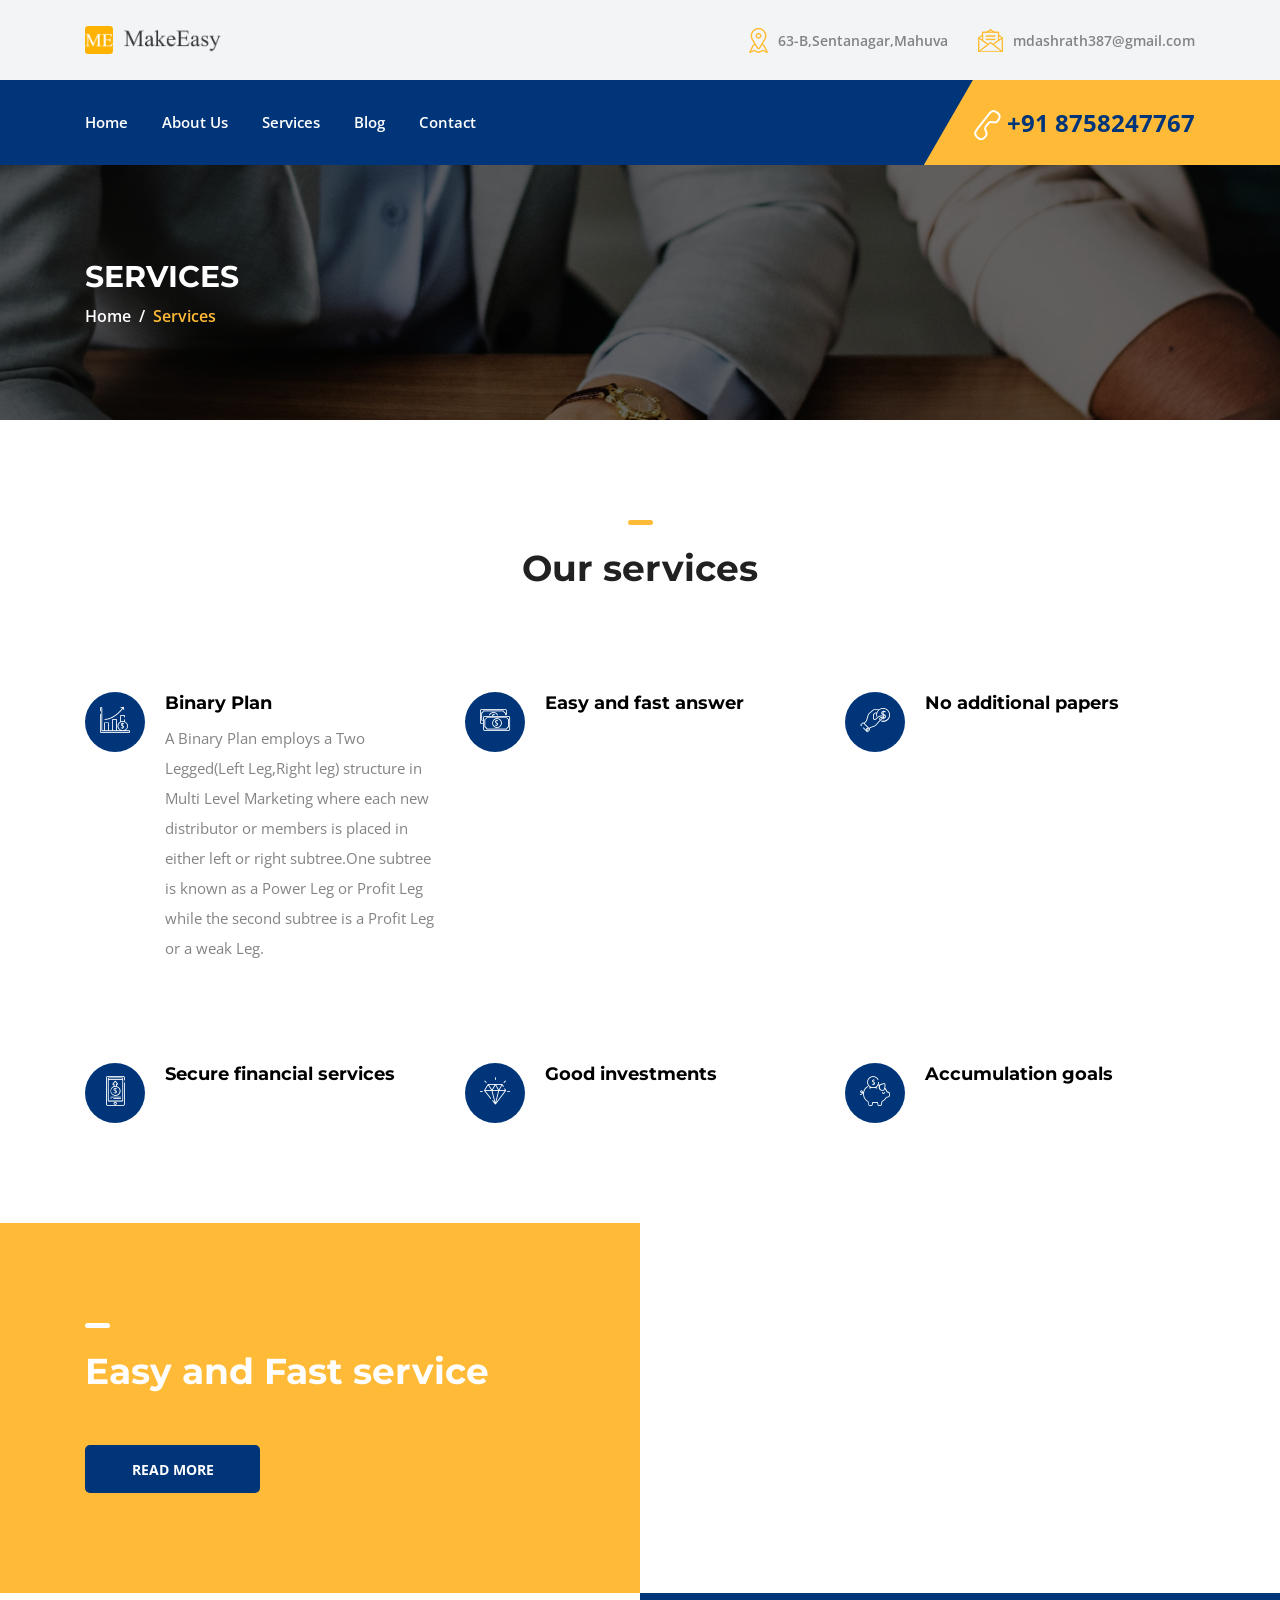
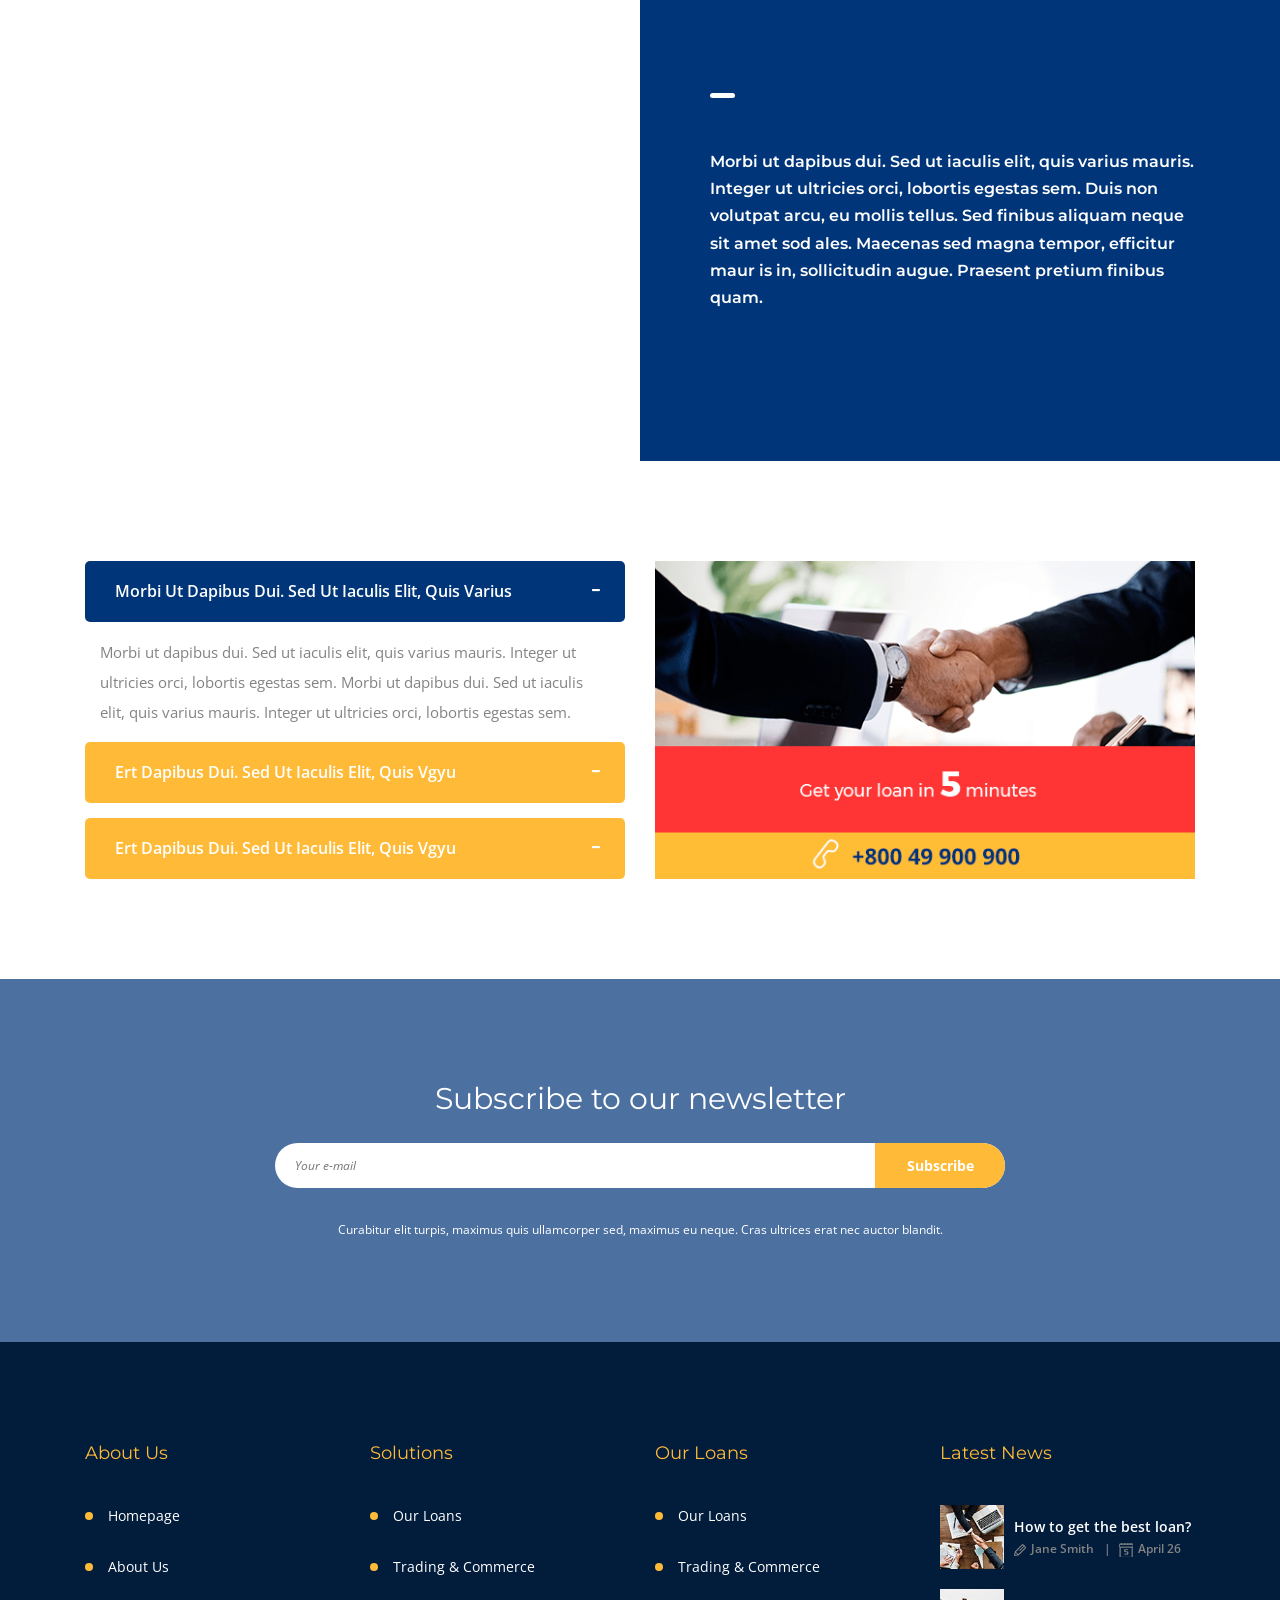
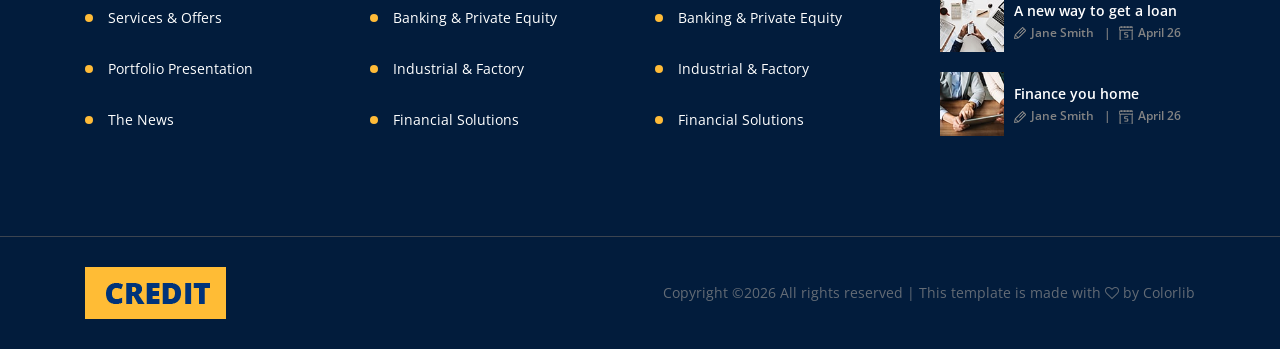
<file: MakeEasy/services.html>
<!DOCTYPE html>
<html lang="en">

<head>
    <meta charset="UTF-8">
    <meta name="description" content="">
    <meta http-equiv="X-UA-Compatible" content="IE=edge">
    <meta name="viewport" content="width=device-width, initial-scale=1, shrink-to-fit=no">
    <!-- The above 4 meta tags *must* come first in the head; any other head content must come *after* these tags -->

    <!-- Title -->
     <title>Make-Easy  MultiLevel Marketing</title>

    <!-- Favicon -->
    <link rel="icon" href="img/core-img/favicon1.ico">

    <!-- Stylesheet -->
    <link rel="stylesheet" href="style.css">

</head>

<body>
    <!-- Preloader -->
    <div class="preloader d-flex align-items-center justify-content-center">
        <div class="lds-ellipsis">
            <div></div>
            <div></div>
            <div></div>
            <div></div>
        </div>
    </div>

    <!-- ##### Header Area Start ##### -->
    <header class="header-area">
        <!-- Top Header Area -->
        <div class="top-header-area">
            <div class="container h-100">
                <div class="row h-100 align-items-center">
                    <div class="col-12 d-flex justify-content-between">
                        <!-- Logo Area -->
                        <div class="logo">
                            <a href="index.html"><img src="img/core-img/logo-via-logohub (2).png"height="52" width="141" alt=""></a>
                        </div>

                        <!-- Top Contact Info -->
                        <div class="top-contact-info d-flex align-items-center">
                            <a href="#" data-toggle="tooltip" data-placement="bottom" title="63-B,Sentanagar,Mahuva"><img src="img/core-img/placeholder.png" alt=""> <span>63-B,Sentanagar,Mahuva</span></a>
                            <a href="#" data-toggle="tooltip" data-placement="bottom" title="mdashrath387@gmail.com"><img src="img/core-img/message.png" alt=""> <span>mdashrath387@gmail.com</span></a>
                        </div>
                    </div>
                </div>
            </div>
        </div>

        <!-- Navbar Area -->
        <div class="credit-main-menu" id="sticker">
            <div class="classy-nav-container breakpoint-off">
                <div class="container">
                    <!-- Menu -->
                    <nav class="classy-navbar justify-content-between" id="creditNav">

                        <!-- Navbar Toggler -->
                        <div class="classy-navbar-toggler">
                            <span class="navbarToggler"><span></span><span></span><span></span></span>
                        </div>

                        <!-- Menu -->
                        <div class="classy-menu">

                            <!-- Close Button -->
                            <div class="classycloseIcon">
                                <div class="cross-wrap"><span class="top"></span><span class="bottom"></span></div>
                            </div>
                            <!-- Nav Start -->
                            <div class="classynav">
                                <ul>
                                    <li><a href="index.html">Home</a></li>
                                    <li><a href="about.html">About Us</a></li>
                                    <li><a href="services.html">Services</a></li>
                                    <li><a href="post.html">Blog</a></li>
                                    <li><a href="contact.html">Contact</a></li>
                                </ul>
                            </div>
                            <!-- Nav End -->
                        </div>

                        <!-- Contact -->
                        <div class="contact">
                            <a href="#"><img src="img/core-img/call2.png" alt=""> +91 8758247767</a>
                        </div>
                    </nav>
                </div>
            </div>
        </div>
    </header>
    <!-- ##### Header Area End ##### -->

    <!-- ##### Breadcrumb Area Start ##### -->
    <section class="breadcrumb-area bg-img bg-overlay jarallax" style="background-image: url(img/bg-img/13.jpg);">
        <div class="container h-100">
            <div class="row h-100 align-items-center">
                <div class="col-12">
                    <div class="breadcrumb-content">
                        <h2>Services</h2>
                        <nav aria-label="breadcrumb">
                            <ol class="breadcrumb">
                                <li class="breadcrumb-item"><a href="#">Home</a></li>
                                <li class="breadcrumb-item active" aria-current="page">Services</li>
                            </ol>
                        </nav>
                    </div>
                </div>
            </div>
        </div>
    </section>
    <!-- ##### Breadcrumb Area End ##### -->

    <!-- ##### Services Area Start ###### -->
    <section class="services-area section-padding-100-0">
        <div class="container">
            <div class="row">
                <div class="col-12">
                    <!-- Section Heading -->
                    <div class="section-heading text-center mb-100">
                        <div class="line"></div>
                        
                        <h2>Our services</h2>
                    </div>
                </div>
            </div>

            <div class="row">
                <!-- Single Service Area -->
                <div class="col-12 col-md-6 col-lg-4">
                    <div class="single-service-area d-flex mb-100">
                        <div class="icon">
                            <i class="icon-profits"></i>
                        </div>
                        <div class="text">
                            <h5>Binary Plan</h5>
                            <p>A Binary Plan employs a Two Legged(Left Leg,Right leg) structure in Multi Level Marketing where each new distributor or members is placed in either left or right subtree.One subtree is known as a Power Leg or Profit Leg while the second subtree is a Profit Leg or a weak Leg.</p>
                        </div>
                    </div>
                </div>

                <!-- Single Service Area -->
                <div class="col-12 col-md-6 col-lg-4">
                    <div class="single-service-area d-flex mb-100">
                        <div class="icon">
                            <i class="icon-money-1"></i>
                        </div>
                        <div class="text">
                            <h5>Easy and fast answer</h5>
                            <p></p>
                        </div>
                    </div>
                </div>

                <!-- Single Service Area -->
                <div class="col-12 col-md-6 col-lg-4">
                    <div class="single-service-area d-flex mb-100">
                        <div class="icon">
                            <i class="icon-coin"></i>
                        </div>
                        <div class="text">
                            <h5>No additional papers</h5>
                            <p></p>
                        </div>
                    </div>
                </div>

                <!-- Single Service Area -->
                <div class="col-12 col-md-6 col-lg-4">
                    <div class="single-service-area d-flex mb-100">
                        <div class="icon">
                            <i class="icon-smartphone-1"></i>
                        </div>
                        <div class="text">
                            <h5>Secure financial services</h5>
                            <p></p>
                        </div>
                    </div>
                </div>

                <!-- Single Service Area -->
                <div class="col-12 col-md-6 col-lg-4">
                    <div class="single-service-area d-flex mb-100">
                        <div class="icon">
                            <i class="icon-diamond"></i>
                        </div>
                        <div class="text">
                            <h5>Good investments</h5>
                            <p></p>
                        </div>
                    </div>
                </div>

                <!-- Single Service Area -->
                <div class="col-12 col-md-6 col-lg-4">
                    <div class="single-service-area d-flex mb-100">
                        <div class="icon">
                            <i class="icon-piggy-bank"></i>
                        </div>
                        <div class="text">
                            <h5>Accumulation goals</h5>
                            <p></p>
                        </div>
                    </div>
                </div>
            </div>
        </div>
    </section>
    <!-- ##### Services Area End ###### -->

    <!-- ##### Special Feature Area Start ###### -->
    <section class="special-feature-area d-flex flex-wrap">
        <!-- Special Feature Content -->
        <div class="special-feature-content section-padding-100">
            <div class="feature-text">
                <!-- Section Heading -->
                <div class="section-heading white mb-50">
                    <div class="line"></div>
                    <h2>Easy and Fast service</h2>
                </div>
                <h6></h6>
                <a href="#" class="btn credit-btn btn-2 box-shadow">Read More</a>
            </div>
        </div>
        <!-- Special Feature Thumbnail -->
        <div class="special-feature-thumbnail bg-img jarallax" style="background-image: url(img/bg-img/20.jpg);"></div>
    </section>
    <!-- ##### Special Feature Area End ###### -->

    <!-- ##### Special Feature Area Start ###### -->
    <section class="special-feature-area style-2 d-flex flex-wrap">
        <!-- Special Feature Thumbnail -->
        <div class="special-feature-thumbnail bg-img jarallax" style="background-image: url(img/bg-img/21.jpg);"></div>
        <!-- Special Feature Content -->
        <div class="special-feature-content section-padding-100">
            <div class="feature-text">
                <!-- Section Heading -->
                <div class="section-heading white mb-50">
                    <div class="line"></div>
                    <h2></h2>
                </div>
                <h6>Morbi ut dapibus dui. Sed ut iaculis elit, quis varius mauris. Integer ut ultricies orci, lobortis egestas sem. Duis non volutpat arcu, eu mollis tellus. Sed finibus aliquam neque sit amet sod ales. Maecenas sed magna tempor, efficitur maur is in, sollicitudin augue. Praesent pretium finibus quam.</h6>
                <!-- <a href="#" class="btn credit-btn box-shadow">Read More</a> -->
            </div>
        </div>
    </section>
    <!-- ##### Special Feature Area End ###### -->

    <!-- ##### FAQ Area Start ###### -->
    <section class="credit-faq-area section-padding-100-0">
        <div class="container">
            <div class="row">
                <!-- FAQ Area -->
                <div class="col-12 col-lg-6">

                    <div class="accordions mb-100" id="accordion" role="tablist" aria-multiselectable="true">
                        <!-- single accordian area -->
                        <div class="panel single-accordion">
                            <h6><a role="button" class="" aria-expanded="true" aria-controls="collapseOne" data-toggle="collapse" data-parent="#accordion" href="#collapseOne">Morbi ut dapibus dui. Sed ut iaculis elit, quis varius
                                    <span class="accor-open"><i class="fa fa-plus" aria-hidden="true"></i></span>
                                    <span class="accor-close"><i class="fa fa-minus" aria-hidden="true"></i></span>
                                    </a></h6>
                            <div id="collapseOne" class="accordion-content collapse show">
                                <p>Morbi ut dapibus dui. Sed ut iaculis elit, quis varius mauris. Integer ut ultricies orci, lobortis egestas sem. Morbi ut dapibus dui. Sed ut iaculis elit, quis varius mauris. Integer ut ultricies orci, lobortis egestas sem. </p>
                            </div>
                        </div>
                        <!-- single accordian area -->
                        <div class="panel single-accordion">
                            <h6>
                                <a role="button" class="collapsed" aria-expanded="true" aria-controls="collapseTwo" data-parent="#accordion" data-toggle="collapse" href="#collapseTwo">Ert dapibus dui. Sed ut iaculis elit, quis vgyu
                                        <span class="accor-open"><i class="fa fa-plus" aria-hidden="true"></i></span>
                                        <span class="accor-close"><i class="fa fa-minus" aria-hidden="true"></i></span>
                                        </a>
                            </h6>
                            <div id="collapseTwo" class="accordion-content collapse">
                                <p>Morbi ut dapibus dui. Sed ut iaculis elit, quis varius mauris. Integer ut ultricies orci, lobortis egestas sem. Morbi ut dapibus dui. Sed ut iaculis elit, quis varius mauris. Integer ut ultricies orci, lobortis egestas sem. </p>
                            </div>
                        </div>
                        <!-- single accordian area -->
                        <div class="panel single-accordion">
                            <h6>
                                <a role="button" aria-expanded="true" aria-controls="collapseThree" class="collapsed" data-parent="#accordion" data-toggle="collapse" href="#collapseThree">Ert dapibus dui. Sed ut iaculis elit, quis vgyu
                                        <span class="accor-open"><i class="fa fa-plus" aria-hidden="true"></i></span>
                                        <span class="accor-close"><i class="fa fa-minus" aria-hidden="true"></i></span>
                                    </a>
                            </h6>
                            <div id="collapseThree" class="accordion-content collapse">
                                <p>Morbi ut dapibus dui. Sed ut iaculis elit, quis varius mauris. Integer ut ultricies orci, lobortis egestas sem. Morbi ut dapibus dui. Sed ut iaculis elit, quis varius mauris. Integer ut ultricies orci, lobortis egestas sem. </p>
                            </div>
                        </div>
                    </div>
                </div>

                <!-- Add Area -->
                <div class="col-12 col-md-6">
                    <div class="add-area mb-100">
                        <a href="#"><img src="img/bg-img/add2.png" alt=""></a>
                    </div>
                </div>
            </div>
        </div>
    </section>
    <!-- ##### FAQ Area End ###### -->

    <!-- ##### Newsletter Area Start ###### -->
    <section class="newsletter-area section-padding-100 bg-img jarallax" style="background-image: url(img/bg-img/6.jpg);">
        <div class="container">
            <div class="row justify-content-center">
                <div class="col-12 col-sm-10 col-lg-8">
                    <div class="nl-content text-center">
                        <h2>Subscribe to our newsletter</h2>
                        <form action="#" method="post">
                            <input type="email" name="nl-email" id="nlemail" placeholder="Your e-mail">
                            <button type="submit">Subscribe</button>
                        </form>
                        <p>Curabitur elit turpis, maximus quis ullamcorper sed, maximus eu neque. Cras ultrices erat nec auctor blandit.</p>
                    </div>
                </div>
            </div>
        </div>
    </section>
    <!-- ##### Newsletter Area End ###### -->

    <!-- ##### Footer Area Start ##### -->
    <footer class="footer-area section-padding-100-0">
        <div class="container">
            <div class="row">

                <!-- Single Footer Widget -->
                <div class="col-12 col-sm-6 col-lg-3">
                    <div class="single-footer-widget mb-100">
                        <h5 class="widget-title">About Us</h5>
                        <!-- Nav -->
                        <nav>
                            <ul>
                                <li><a href="#">Homepage</a></li>
                                <li><a href="#">About Us</a></li>
                                <li><a href="#">Services &amp; Offers</a></li>
                                <li><a href="#">Portfolio Presentation</a></li>
                                <li><a href="#">The News</a></li>
                            </ul>
                        </nav>
                    </div>
                </div>

                <!-- Single Footer Widget -->
                <div class="col-12 col-sm-6 col-lg-3">
                    <div class="single-footer-widget mb-100">
                        <h5 class="widget-title">Solutions</h5>
                        <!-- Nav -->
                        <nav>
                            <ul>
                                <li><a href="#">Our Loans</a></li>
                                <li><a href="#">Trading &amp; Commerce</a></li>
                                <li><a href="#">Banking &amp; Private Equity</a></li>
                                <li><a href="#">Industrial &amp; Factory</a></li>
                                <li><a href="#">Financial Solutions</a></li>
                            </ul>
                        </nav>
                    </div>
                </div>

                <!-- Single Footer Widget -->
                <div class="col-12 col-sm-6 col-lg-3">
                    <div class="single-footer-widget mb-100">
                        <h5 class="widget-title">Our Loans</h5>
                        <!-- Nav -->
                        <nav>
                            <ul>
                                <li><a href="#">Our Loans</a></li>
                                <li><a href="#">Trading &amp; Commerce</a></li>
                                <li><a href="#">Banking &amp; Private Equity</a></li>
                                <li><a href="#">Industrial &amp; Factory</a></li>
                                <li><a href="#">Financial Solutions</a></li>
                            </ul>
                        </nav>
                    </div>
                </div>

                <!-- Single Footer Widget -->
                <div class="col-12 col-sm-6 col-lg-3">
                    <div class="single-footer-widget mb-100">
                        <h5 class="widget-title">Latest News</h5>

                        <!-- Single News Area -->
                        <div class="single-latest-news-area d-flex align-items-center">
                            <div class="news-thumbnail">
                                <img src="img/bg-img/7.jpg" alt="">
                            </div>
                            <div class="news-content">
                                <a href="#">How to get the best loan?</a>
                                <div class="news-meta">
                                    <a href="#" class="post-author"><img src="img/core-img/pencil.png" alt=""> Jane Smith</a>
                                    <a href="#" class="post-date"><img src="img/core-img/calendar.png" alt=""> April 26</a>
                                </div>
                            </div>
                        </div>

                        <!-- Single News Area -->
                        <div class="single-latest-news-area d-flex align-items-center">
                            <div class="news-thumbnail">
                                <img src="img/bg-img/8.jpg" alt="">
                            </div>
                            <div class="news-content">
                                <a href="#">A new way to get a loan</a>
                                <div class="news-meta">
                                    <a href="#" class="post-author"><img src="img/core-img/pencil.png" alt=""> Jane Smith</a>
                                    <a href="#" class="post-date"><img src="img/core-img/calendar.png" alt=""> April 26</a>
                                </div>
                            </div>
                        </div>

                        <!-- Single News Area -->
                        <div class="single-latest-news-area d-flex align-items-center">
                            <div class="news-thumbnail">
                                <img src="img/bg-img/9.jpg" alt="">
                            </div>
                            <div class="news-content">
                                <a href="#">Finance you home</a>
                                <div class="news-meta">
                                    <a href="#" class="post-author"><img src="img/core-img/pencil.png" alt=""> Jane Smith</a>
                                    <a href="#" class="post-date"><img src="img/core-img/calendar.png" alt=""> April 26</a>
                                </div>
                            </div>
                        </div>

                    </div>
                </div>
            </div>
        </div>

        <!-- Copywrite Area -->
        <div class="copywrite-area">
            <div class="container">
                <div class="row">
                    <div class="col-12">
                        <div class="copywrite-content d-flex flex-wrap justify-content-between align-items-center">
                            <!-- Footer Logo -->
                            <a href="index.html" class="footer-logo"><img src="img/core-img/logo.png" alt=""></a>

                            <!-- Copywrite Text -->
                            <p class="copywrite-text"><a href="#"><!-- Link back to Colorlib can't be removed. Template is licensed under CC BY 3.0. -->
Copyright &copy;<script>document.write(new Date().getFullYear());</script> All rights reserved | This template is made with <i class="fa fa-heart-o" aria-hidden="true"></i> by <a href="https://colorlib.com" target="_blank">Colorlib</a>
<!-- Link back to Colorlib can't be removed. Template is licensed under CC BY 3.0. --></p>
                        </div>
                    </div>
                </div>
            </div>
        </div>
    </footer>
    <!-- ##### Footer Area Start ##### -->

    <!-- ##### All Javascript Script ##### -->
    <!-- jQuery-2.2.4 js -->
    <script src="js/jquery/jquery-2.2.4.min.js"></script>
    <!-- Popper js -->
    <script src="js/bootstrap/popper.min.js"></script>
    <!-- Bootstrap js -->
    <script src="js/bootstrap/bootstrap.min.js"></script>
    <!-- All Plugins js -->
    <script src="js/plugins/plugins.js"></script>
    <!-- Active js -->
    <script src="js/active.js"></script>
</body>

</html>
</file>
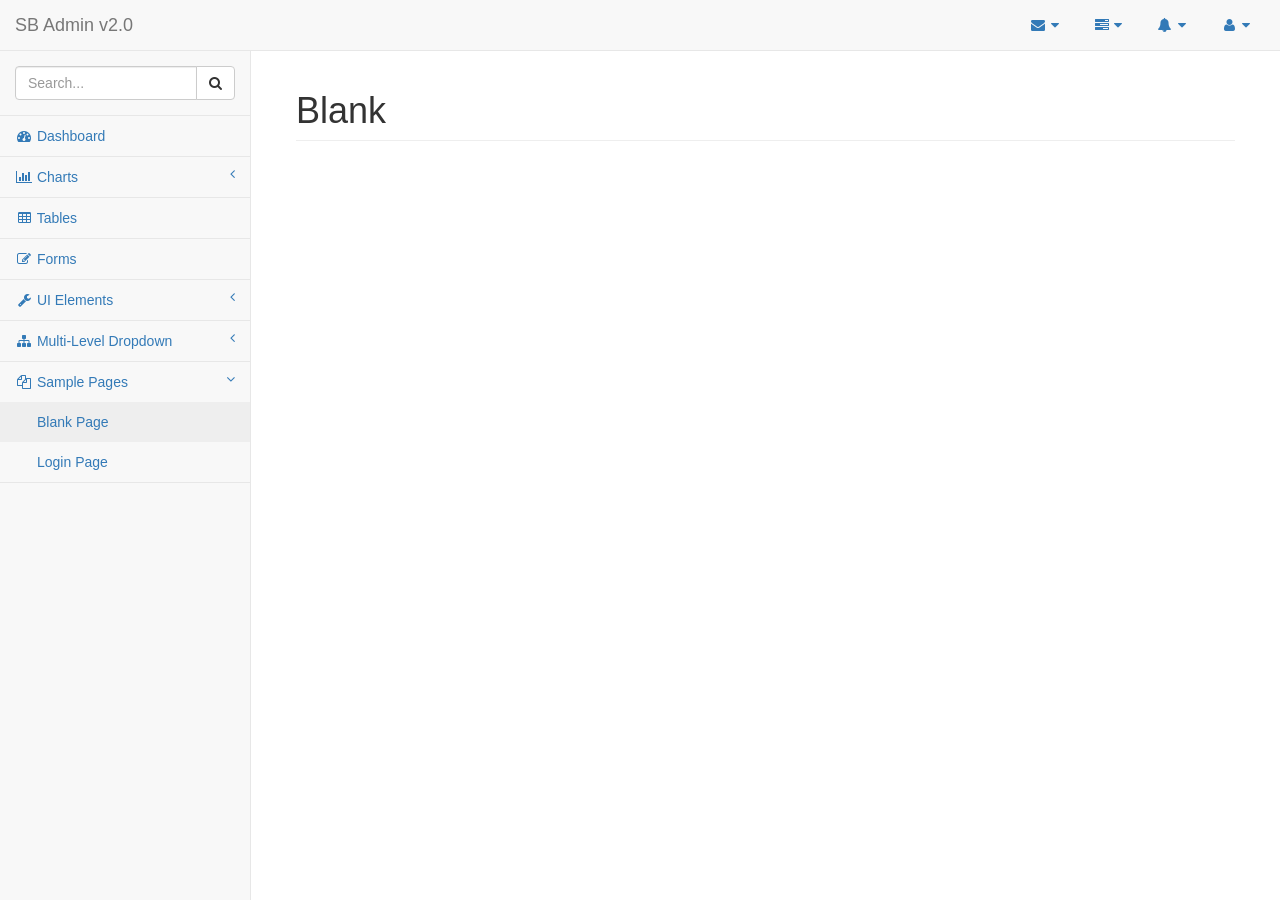
<file: MakeEasy/mlm/pages/blank.html>
<!DOCTYPE html>
<html lang="en">

<head>

    <meta charset="utf-8">
    <meta http-equiv="X-UA-Compatible" content="IE=edge">
    <meta name="viewport" content="width=device-width, initial-scale=1">
    <meta name="description" content="">
    <meta name="author" content="">

    <title>SB Admin 2 - Bootstrap Admin Theme</title>

    <!-- Bootstrap Core CSS -->
    <link href="../vendor/bootstrap/css/bootstrap.min.css" rel="stylesheet">

    <!-- MetisMenu CSS -->
    <link href="../vendor/metisMenu/metisMenu.min.css" rel="stylesheet">

    <!-- Custom CSS -->
    <link href="../dist/css/sb-admin-2.css" rel="stylesheet">

    <!-- Custom Fonts -->
    <link href="../vendor/font-awesome/css/font-awesome.min.css" rel="stylesheet" type="text/css">

    <!-- HTML5 Shim and Respond.js IE8 support of HTML5 elements and media queries -->
    <!-- WARNING: Respond.js doesn't work if you view the page via file:// -->
    <!--[if lt IE 9]>
        <script src="https://oss.maxcdn.com/libs/html5shiv/3.7.0/html5shiv.js"></script>
        <script src="https://oss.maxcdn.com/libs/respond.js/1.4.2/respond.min.js"></script>
    <![endif]-->

</head>

<body>

    <div id="wrapper">

        <!-- Navigation -->
        <nav class="navbar navbar-default navbar-static-top" role="navigation" style="margin-bottom: 0">
            <div class="navbar-header">
                <button type="button" class="navbar-toggle" data-toggle="collapse" data-target=".navbar-collapse">
                    <span class="sr-only">Toggle navigation</span>
                    <span class="icon-bar"></span>
                    <span class="icon-bar"></span>
                    <span class="icon-bar"></span>
                </button>
                <a class="navbar-brand" href="index.html">SB Admin v2.0</a>
            </div>
            <!-- /.navbar-header -->

            <ul class="nav navbar-top-links navbar-right">
                <li class="dropdown">
                    <a class="dropdown-toggle" data-toggle="dropdown" href="#">
                        <i class="fa fa-envelope fa-fw"></i> <i class="fa fa-caret-down"></i>
                    </a>
                    <ul class="dropdown-menu dropdown-messages">
                        <li>
                            <a href="#">
                                <div>
                                    <strong>John Smith</strong>
                                    <span class="pull-right text-muted">
                                        <em>Yesterday</em>
                                    </span>
                                </div>
                                <div>Lorem ipsum dolor sit amet, consectetur adipiscing elit. Pellentesque eleifend...</div>
                            </a>
                        </li>
                        <li class="divider"></li>
                        <li>
                            <a href="#">
                                <div>
                                    <strong>John Smith</strong>
                                    <span class="pull-right text-muted">
                                        <em>Yesterday</em>
                                    </span>
                                </div>
                                <div>Lorem ipsum dolor sit amet, consectetur adipiscing elit. Pellentesque eleifend...</div>
                            </a>
                        </li>
                        <li class="divider"></li>
                        <li>
                            <a href="#">
                                <div>
                                    <strong>John Smith</strong>
                                    <span class="pull-right text-muted">
                                        <em>Yesterday</em>
                                    </span>
                                </div>
                                <div>Lorem ipsum dolor sit amet, consectetur adipiscing elit. Pellentesque eleifend...</div>
                            </a>
                        </li>
                        <li class="divider"></li>
                        <li>
                            <a class="text-center" href="#">
                                <strong>Read All Messages</strong>
                                <i class="fa fa-angle-right"></i>
                            </a>
                        </li>
                    </ul>
                    <!-- /.dropdown-messages -->
                </li>
                <!-- /.dropdown -->
                <li class="dropdown">
                    <a class="dropdown-toggle" data-toggle="dropdown" href="#">
                        <i class="fa fa-tasks fa-fw"></i> <i class="fa fa-caret-down"></i>
                    </a>
                    <ul class="dropdown-menu dropdown-tasks">
                        <li>
                            <a href="#">
                                <div>
                                    <p>
                                        <strong>Task 1</strong>
                                        <span class="pull-right text-muted">40% Complete</span>
                                    </p>
                                    <div class="progress progress-striped active">
                                        <div class="progress-bar progress-bar-success" role="progressbar" aria-valuenow="40" aria-valuemin="0" aria-valuemax="100" style="width: 40%">
                                            <span class="sr-only">40% Complete (success)</span>
                                        </div>
                                    </div>
                                </div>
                            </a>
                        </li>
                        <li class="divider"></li>
                        <li>
                            <a href="#">
                                <div>
                                    <p>
                                        <strong>Task 2</strong>
                                        <span class="pull-right text-muted">20% Complete</span>
                                    </p>
                                    <div class="progress progress-striped active">
                                        <div class="progress-bar progress-bar-info" role="progressbar" aria-valuenow="20" aria-valuemin="0" aria-valuemax="100" style="width: 20%">
                                            <span class="sr-only">20% Complete</span>
                                        </div>
                                    </div>
                                </div>
                            </a>
                        </li>
                        <li class="divider"></li>
                        <li>
                            <a href="#">
                                <div>
                                    <p>
                                        <strong>Task 3</strong>
                                        <span class="pull-right text-muted">60% Complete</span>
                                    </p>
                                    <div class="progress progress-striped active">
                                        <div class="progress-bar progress-bar-warning" role="progressbar" aria-valuenow="60" aria-valuemin="0" aria-valuemax="100" style="width: 60%">
                                            <span class="sr-only">60% Complete (warning)</span>
                                        </div>
                                    </div>
                                </div>
                            </a>
                        </li>
                        <li class="divider"></li>
                        <li>
                            <a href="#">
                                <div>
                                    <p>
                                        <strong>Task 4</strong>
                                        <span class="pull-right text-muted">80% Complete</span>
                                    </p>
                                    <div class="progress progress-striped active">
                                        <div class="progress-bar progress-bar-danger" role="progressbar" aria-valuenow="80" aria-valuemin="0" aria-valuemax="100" style="width: 80%">
                                            <span class="sr-only">80% Complete (danger)</span>
                                        </div>
                                    </div>
                                </div>
                            </a>
                        </li>
                        <li class="divider"></li>
                        <li>
                            <a class="text-center" href="#">
                                <strong>See All Tasks</strong>
                                <i class="fa fa-angle-right"></i>
                            </a>
                        </li>
                    </ul>
                    <!-- /.dropdown-tasks -->
                </li>
                <!-- /.dropdown -->
                <li class="dropdown">
                    <a class="dropdown-toggle" data-toggle="dropdown" href="#">
                        <i class="fa fa-bell fa-fw"></i> <i class="fa fa-caret-down"></i>
                    </a>
                    <ul class="dropdown-menu dropdown-alerts">
                        <li>
                            <a href="#">
                                <div>
                                    <i class="fa fa-comment fa-fw"></i> New Comment
                                    <span class="pull-right text-muted small">4 minutes ago</span>
                                </div>
                            </a>
                        </li>
                        <li class="divider"></li>
                        <li>
                            <a href="#">
                                <div>
                                    <i class="fa fa-twitter fa-fw"></i> 3 New Followers
                                    <span class="pull-right text-muted small">12 minutes ago</span>
                                </div>
                            </a>
                        </li>
                        <li class="divider"></li>
                        <li>
                            <a href="#">
                                <div>
                                    <i class="fa fa-envelope fa-fw"></i> Message Sent
                                    <span class="pull-right text-muted small">4 minutes ago</span>
                                </div>
                            </a>
                        </li>
                        <li class="divider"></li>
                        <li>
                            <a href="#">
                                <div>
                                    <i class="fa fa-tasks fa-fw"></i> New Task
                                    <span class="pull-right text-muted small">4 minutes ago</span>
                                </div>
                            </a>
                        </li>
                        <li class="divider"></li>
                        <li>
                            <a href="#">
                                <div>
                                    <i class="fa fa-upload fa-fw"></i> Server Rebooted
                                    <span class="pull-right text-muted small">4 minutes ago</span>
                                </div>
                            </a>
                        </li>
                        <li class="divider"></li>
                        <li>
                            <a class="text-center" href="#">
                                <strong>See All Alerts</strong>
                                <i class="fa fa-angle-right"></i>
                            </a>
                        </li>
                    </ul>
                    <!-- /.dropdown-alerts -->
                </li>
                <!-- /.dropdown -->
                <li class="dropdown">
                    <a class="dropdown-toggle" data-toggle="dropdown" href="#">
                        <i class="fa fa-user fa-fw"></i> <i class="fa fa-caret-down"></i>
                    </a>
                    <ul class="dropdown-menu dropdown-user">
                        <li><a href="#"><i class="fa fa-user fa-fw"></i> User Profile</a>
                        </li>
                        <li><a href="#"><i class="fa fa-gear fa-fw"></i> Settings</a>
                        </li>
                        <li class="divider"></li>
                        <li><a href="login.html"><i class="fa fa-sign-out fa-fw"></i> Logout</a>
                        </li>
                    </ul>
                    <!-- /.dropdown-user -->
                </li>
                <!-- /.dropdown -->
            </ul>
            <!-- /.navbar-top-links -->

            <div class="navbar-default sidebar" role="navigation">
                <div class="sidebar-nav navbar-collapse">
                    <ul class="nav" id="side-menu">
                        <li class="sidebar-search">
                            <div class="input-group custom-search-form">
                                <input type="text" class="form-control" placeholder="Search...">
                                <span class="input-group-btn">
                                    <button class="btn btn-default" type="button">
                                        <i class="fa fa-search"></i>
                                    </button>
                                </span>
                            </div>
                            <!-- /input-group -->
                        </li>
                        <li>
                            <a href="index.html"><i class="fa fa-dashboard fa-fw"></i> Dashboard</a>
                        </li>
                        <li>
                            <a href="#"><i class="fa fa-bar-chart-o fa-fw"></i> Charts<span class="fa arrow"></span></a>
                            <ul class="nav nav-second-level">
                                <li>
                                    <a href="flot.html">Flot Charts</a>
                                </li>
                                <li>
                                    <a href="morris.html">Morris.js Charts</a>
                                </li>
                            </ul>
                            <!-- /.nav-second-level -->
                        </li>
                        <li>
                            <a href="tables.html"><i class="fa fa-table fa-fw"></i> Tables</a>
                        </li>
                        <li>
                            <a href="forms.html"><i class="fa fa-edit fa-fw"></i> Forms</a>
                        </li>
                        <li>
                            <a href="#"><i class="fa fa-wrench fa-fw"></i> UI Elements<span class="fa arrow"></span></a>
                            <ul class="nav nav-second-level">
                                <li>
                                    <a href="panels-wells.html">Panels and Wells</a>
                                </li>
                                <li>
                                    <a href="buttons.html">Buttons</a>
                                </li>
                                <li>
                                    <a href="notifications.html">Notifications</a>
                                </li>
                                <li>
                                    <a href="typography.html">Typography</a>
                                </li>
                                <li>
                                    <a href="icons.html"> Icons</a>
                                </li>
                                <li>
                                    <a href="grid.html">Grid</a>
                                </li>
                            </ul>
                            <!-- /.nav-second-level -->
                        </li>
                        <li>
                            <a href="#"><i class="fa fa-sitemap fa-fw"></i> Multi-Level Dropdown<span class="fa arrow"></span></a>
                            <ul class="nav nav-second-level">
                                <li>
                                    <a href="#">Second Level Item</a>
                                </li>
                                <li>
                                    <a href="#">Second Level Item</a>
                                </li>
                                <li>
                                    <a href="#">Third Level <span class="fa arrow"></span></a>
                                    <ul class="nav nav-third-level">
                                        <li>
                                            <a href="#">Third Level Item</a>
                                        </li>
                                        <li>
                                            <a href="#">Third Level Item</a>
                                        </li>
                                        <li>
                                            <a href="#">Third Level Item</a>
                                        </li>
                                        <li>
                                            <a href="#">Third Level Item</a>
                                        </li>
                                    </ul>
                                    <!-- /.nav-third-level -->
                                </li>
                            </ul>
                            <!-- /.nav-second-level -->
                        </li>
                        <li class="active">
                            <a href="#"><i class="fa fa-files-o fa-fw"></i> Sample Pages<span class="fa arrow"></span></a>
                            <ul class="nav nav-second-level">
                                <li>
                                    <a class="active" href="blank.html">Blank Page</a>
                                </li>
                                <li>
                                    <a href="login.html">Login Page</a>
                                </li>
                            </ul>
                            <!-- /.nav-second-level -->
                        </li>
                    </ul>
                </div>
                <!-- /.sidebar-collapse -->
            </div>
            <!-- /.navbar-static-side -->
        </nav>

        <!-- Page Content -->
        <div id="page-wrapper">
            <div class="container-fluid">
                <div class="row">
                    <div class="col-lg-12">
                        <h1 class="page-header">Blank</h1>
                    </div>
                    <!-- /.col-lg-12 -->
                </div>
                <!-- /.row -->
            </div>
            <!-- /.container-fluid -->
        </div>
        <!-- /#page-wrapper -->

    </div>
    <!-- /#wrapper -->

    <!-- jQuery -->
    <script src="../vendor/jquery/jquery.min.js"></script>

    <!-- Bootstrap Core JavaScript -->
    <script src="../vendor/bootstrap/js/bootstrap.min.js"></script>

    <!-- Metis Menu Plugin JavaScript -->
    <script src="../vendor/metisMenu/metisMenu.min.js"></script>

    <!-- Custom Theme JavaScript -->
    <script src="../dist/js/sb-admin-2.js"></script>

</body>

</html>
</file>
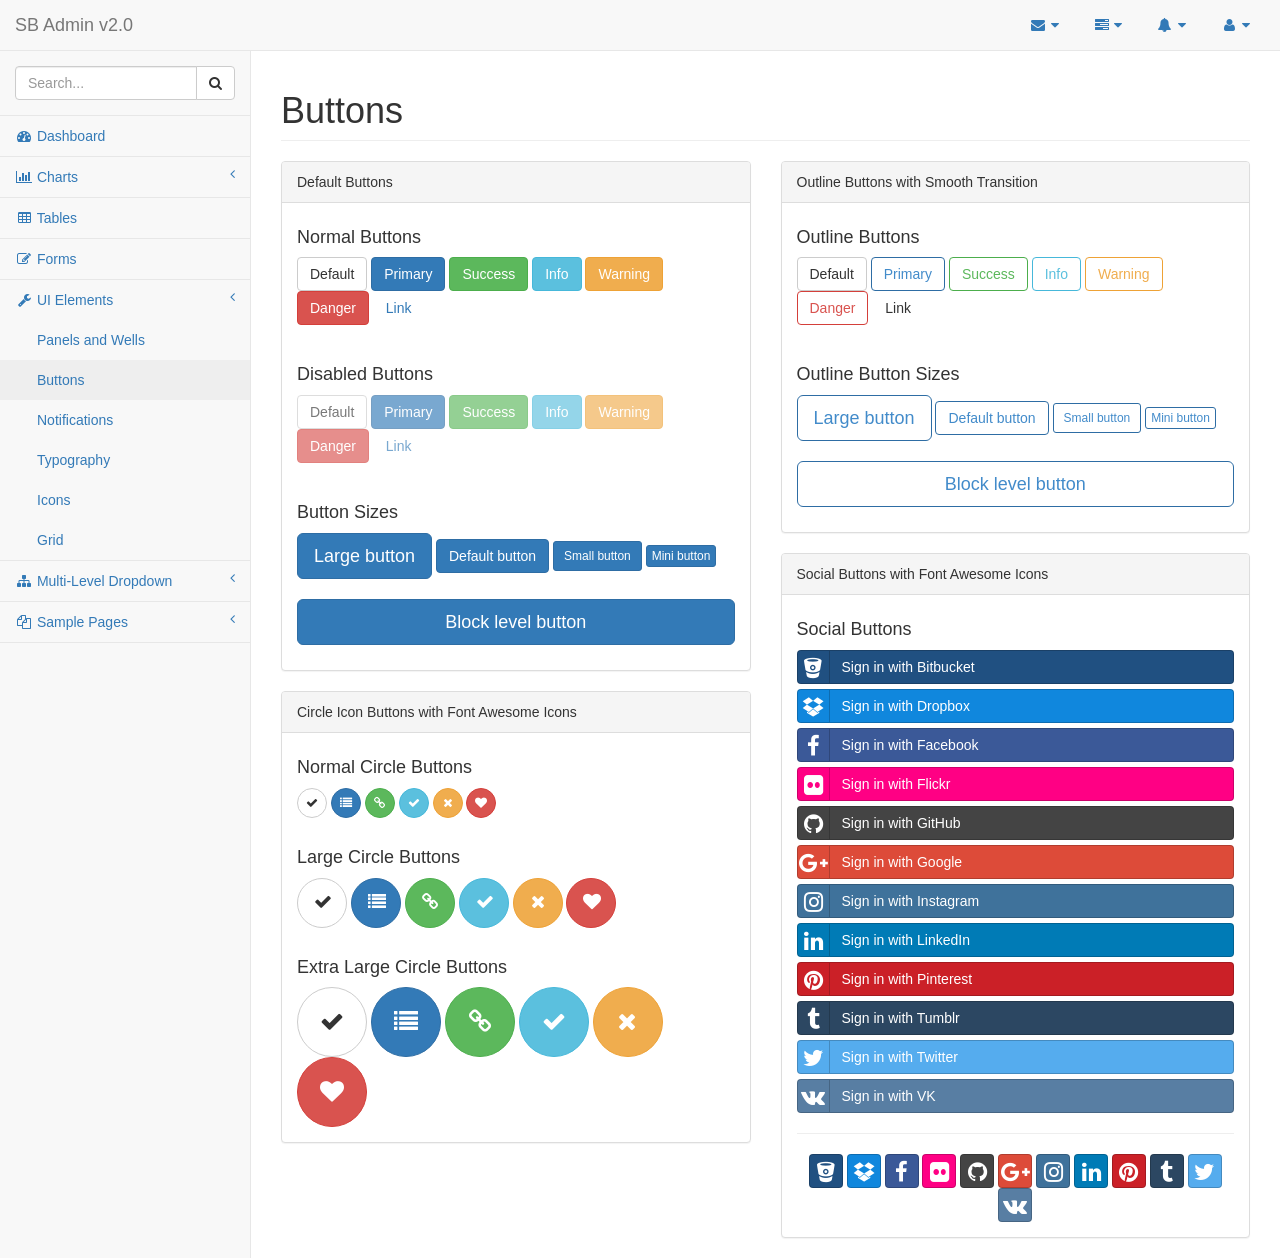
<file: MakeEasy/mlm/pages/buttons.html>
<!DOCTYPE html>
<html lang="en">

<head>

    <meta charset="utf-8">
    <meta http-equiv="X-UA-Compatible" content="IE=edge">
    <meta name="viewport" content="width=device-width, initial-scale=1">
    <meta name="description" content="">
    <meta name="author" content="">

    <title>SB Admin 2 - Bootstrap Admin Theme</title>

    <!-- Bootstrap Core CSS -->
    <link href="../vendor/bootstrap/css/bootstrap.min.css" rel="stylesheet">

    <!-- MetisMenu CSS -->
    <link href="../vendor/metisMenu/metisMenu.min.css" rel="stylesheet">

    <!-- Social Buttons CSS -->
    <link href="../vendor/bootstrap-social/bootstrap-social.css" rel="stylesheet">

    <!-- Custom CSS -->
    <link href="../dist/css/sb-admin-2.css" rel="stylesheet">

    <!-- Custom Fonts -->
    <link href="../vendor/font-awesome/css/font-awesome.min.css" rel="stylesheet" type="text/css">

    <!-- HTML5 Shim and Respond.js IE8 support of HTML5 elements and media queries -->
    <!-- WARNING: Respond.js doesn't work if you view the page via file:// -->
    <!--[if lt IE 9]>
        <script src="https://oss.maxcdn.com/libs/html5shiv/3.7.0/html5shiv.js"></script>
        <script src="https://oss.maxcdn.com/libs/respond.js/1.4.2/respond.min.js"></script>
    <![endif]-->

</head>

<body>

    <div id="wrapper">

        <!-- Navigation -->
        <nav class="navbar navbar-default navbar-static-top" role="navigation" style="margin-bottom: 0">
            <div class="navbar-header">
                <button type="button" class="navbar-toggle" data-toggle="collapse" data-target=".navbar-collapse">
                    <span class="sr-only">Toggle navigation</span>
                    <span class="icon-bar"></span>
                    <span class="icon-bar"></span>
                    <span class="icon-bar"></span>
                </button>
                <a class="navbar-brand" href="index.html">SB Admin v2.0</a>
            </div>
            <!-- /.navbar-header -->

            <ul class="nav navbar-top-links navbar-right">
                <li class="dropdown">
                    <a class="dropdown-toggle" data-toggle="dropdown" href="#">
                        <i class="fa fa-envelope fa-fw"></i> <i class="fa fa-caret-down"></i>
                    </a>
                    <ul class="dropdown-menu dropdown-messages">
                        <li>
                            <a href="#">
                                <div>
                                    <strong>John Smith</strong>
                                    <span class="pull-right text-muted">
                                        <em>Yesterday</em>
                                    </span>
                                </div>
                                <div>Lorem ipsum dolor sit amet, consectetur adipiscing elit. Pellentesque eleifend...</div>
                            </a>
                        </li>
                        <li class="divider"></li>
                        <li>
                            <a href="#">
                                <div>
                                    <strong>John Smith</strong>
                                    <span class="pull-right text-muted">
                                        <em>Yesterday</em>
                                    </span>
                                </div>
                                <div>Lorem ipsum dolor sit amet, consectetur adipiscing elit. Pellentesque eleifend...</div>
                            </a>
                        </li>
                        <li class="divider"></li>
                        <li>
                            <a href="#">
                                <div>
                                    <strong>John Smith</strong>
                                    <span class="pull-right text-muted">
                                        <em>Yesterday</em>
                                    </span>
                                </div>
                                <div>Lorem ipsum dolor sit amet, consectetur adipiscing elit. Pellentesque eleifend...</div>
                            </a>
                        </li>
                        <li class="divider"></li>
                        <li>
                            <a class="text-center" href="#">
                                <strong>Read All Messages</strong>
                                <i class="fa fa-angle-right"></i>
                            </a>
                        </li>
                    </ul>
                    <!-- /.dropdown-messages -->
                </li>
                <!-- /.dropdown -->
                <li class="dropdown">
                    <a class="dropdown-toggle" data-toggle="dropdown" href="#">
                        <i class="fa fa-tasks fa-fw"></i> <i class="fa fa-caret-down"></i>
                    </a>
                    <ul class="dropdown-menu dropdown-tasks">
                        <li>
                            <a href="#">
                                <div>
                                    <p>
                                        <strong>Task 1</strong>
                                        <span class="pull-right text-muted">40% Complete</span>
                                    </p>
                                    <div class="progress progress-striped active">
                                        <div class="progress-bar progress-bar-success" role="progressbar" aria-valuenow="40" aria-valuemin="0" aria-valuemax="100" style="width: 40%">
                                            <span class="sr-only">40% Complete (success)</span>
                                        </div>
                                    </div>
                                </div>
                            </a>
                        </li>
                        <li class="divider"></li>
                        <li>
                            <a href="#">
                                <div>
                                    <p>
                                        <strong>Task 2</strong>
                                        <span class="pull-right text-muted">20% Complete</span>
                                    </p>
                                    <div class="progress progress-striped active">
                                        <div class="progress-bar progress-bar-info" role="progressbar" aria-valuenow="20" aria-valuemin="0" aria-valuemax="100" style="width: 20%">
                                            <span class="sr-only">20% Complete</span>
                                        </div>
                                    </div>
                                </div>
                            </a>
                        </li>
                        <li class="divider"></li>
                        <li>
                            <a href="#">
                                <div>
                                    <p>
                                        <strong>Task 3</strong>
                                        <span class="pull-right text-muted">60% Complete</span>
                                    </p>
                                    <div class="progress progress-striped active">
                                        <div class="progress-bar progress-bar-warning" role="progressbar" aria-valuenow="60" aria-valuemin="0" aria-valuemax="100" style="width: 60%">
                                            <span class="sr-only">60% Complete (warning)</span>
                                        </div>
                                    </div>
                                </div>
                            </a>
                        </li>
                        <li class="divider"></li>
                        <li>
                            <a href="#">
                                <div>
                                    <p>
                                        <strong>Task 4</strong>
                                        <span class="pull-right text-muted">80% Complete</span>
                                    </p>
                                    <div class="progress progress-striped active">
                                        <div class="progress-bar progress-bar-danger" role="progressbar" aria-valuenow="80" aria-valuemin="0" aria-valuemax="100" style="width: 80%">
                                            <span class="sr-only">80% Complete (danger)</span>
                                        </div>
                                    </div>
                                </div>
                            </a>
                        </li>
                        <li class="divider"></li>
                        <li>
                            <a class="text-center" href="#">
                                <strong>See All Tasks</strong>
                                <i class="fa fa-angle-right"></i>
                            </a>
                        </li>
                    </ul>
                    <!-- /.dropdown-tasks -->
                </li>
                <!-- /.dropdown -->
                <li class="dropdown">
                    <a class="dropdown-toggle" data-toggle="dropdown" href="#">
                        <i class="fa fa-bell fa-fw"></i> <i class="fa fa-caret-down"></i>
                    </a>
                    <ul class="dropdown-menu dropdown-alerts">
                        <li>
                            <a href="#">
                                <div>
                                    <i class="fa fa-comment fa-fw"></i> New Comment
                                    <span class="pull-right text-muted small">4 minutes ago</span>
                                </div>
                            </a>
                        </li>
                        <li class="divider"></li>
                        <li>
                            <a href="#">
                                <div>
                                    <i class="fa fa-twitter fa-fw"></i> 3 New Followers
                                    <span class="pull-right text-muted small">12 minutes ago</span>
                                </div>
                            </a>
                        </li>
                        <li class="divider"></li>
                        <li>
                            <a href="#">
                                <div>
                                    <i class="fa fa-envelope fa-fw"></i> Message Sent
                                    <span class="pull-right text-muted small">4 minutes ago</span>
                                </div>
                            </a>
                        </li>
                        <li class="divider"></li>
                        <li>
                            <a href="#">
                                <div>
                                    <i class="fa fa-tasks fa-fw"></i> New Task
                                    <span class="pull-right text-muted small">4 minutes ago</span>
                                </div>
                            </a>
                        </li>
                        <li class="divider"></li>
                        <li>
                            <a href="#">
                                <div>
                                    <i class="fa fa-upload fa-fw"></i> Server Rebooted
                                    <span class="pull-right text-muted small">4 minutes ago</span>
                                </div>
                            </a>
                        </li>
                        <li class="divider"></li>
                        <li>
                            <a class="text-center" href="#">
                                <strong>See All Alerts</strong>
                                <i class="fa fa-angle-right"></i>
                            </a>
                        </li>
                    </ul>
                    <!-- /.dropdown-alerts -->
                </li>
                <!-- /.dropdown -->
                <li class="dropdown">
                    <a class="dropdown-toggle" data-toggle="dropdown" href="#">
                        <i class="fa fa-user fa-fw"></i> <i class="fa fa-caret-down"></i>
                    </a>
                    <ul class="dropdown-menu dropdown-user">
                        <li><a href="#"><i class="fa fa-user fa-fw"></i> User Profile</a>
                        </li>
                        <li><a href="#"><i class="fa fa-gear fa-fw"></i> Settings</a>
                        </li>
                        <li class="divider"></li>
                        <li><a href="login.html"><i class="fa fa-sign-out fa-fw"></i> Logout</a>
                        </li>
                    </ul>
                    <!-- /.dropdown-user -->
                </li>
                <!-- /.dropdown -->
            </ul>
            <!-- /.navbar-top-links -->

            <div class="navbar-default sidebar" role="navigation">
                <div class="sidebar-nav navbar-collapse">
                    <ul class="nav" id="side-menu">
                        <li class="sidebar-search">
                            <div class="input-group custom-search-form">
                                <input type="text" class="form-control" placeholder="Search...">
                                <span class="input-group-btn">
                                <button class="btn btn-default" type="button">
                                    <i class="fa fa-search"></i>
                                </button>
                            </span>
                            </div>
                            <!-- /input-group -->
                        </li>
                        <li>
                            <a href="index.html"><i class="fa fa-dashboard fa-fw"></i> Dashboard</a>
                        </li>
                        <li>
                            <a href="#"><i class="fa fa-bar-chart-o fa-fw"></i> Charts<span class="fa arrow"></span></a>
                            <ul class="nav nav-second-level">
                                <li>
                                    <a href="flot.html">Flot Charts</a>
                                </li>
                                <li>
                                    <a href="morris.html">Morris.js Charts</a>
                                </li>
                            </ul>
                            <!-- /.nav-second-level -->
                        </li>
                        <li>
                            <a href="tables.html"><i class="fa fa-table fa-fw"></i> Tables</a>
                        </li>
                        <li>
                            <a href="forms.html"><i class="fa fa-edit fa-fw"></i> Forms</a>
                        </li>
                        <li>
                            <a href="#"><i class="fa fa-wrench fa-fw"></i> UI Elements<span class="fa arrow"></span></a>
                            <ul class="nav nav-second-level">
                                <li>
                                    <a href="panels-wells.html">Panels and Wells</a>
                                </li>
                                <li>
                                    <a href="buttons.html">Buttons</a>
                                </li>
                                <li>
                                    <a href="notifications.html">Notifications</a>
                                </li>
                                <li>
                                    <a href="typography.html">Typography</a>
                                </li>
                                <li>
                                    <a href="icons.html"> Icons</a>
                                </li>
                                <li>
                                    <a href="grid.html">Grid</a>
                                </li>
                            </ul>
                            <!-- /.nav-second-level -->
                        </li>
                        <li>
                            <a href="#"><i class="fa fa-sitemap fa-fw"></i> Multi-Level Dropdown<span class="fa arrow"></span></a>
                            <ul class="nav nav-second-level">
                                <li>
                                    <a href="#">Second Level Item</a>
                                </li>
                                <li>
                                    <a href="#">Second Level Item</a>
                                </li>
                                <li>
                                    <a href="#">Third Level <span class="fa arrow"></span></a>
                                    <ul class="nav nav-third-level">
                                        <li>
                                            <a href="#">Third Level Item</a>
                                        </li>
                                        <li>
                                            <a href="#">Third Level Item</a>
                                        </li>
                                        <li>
                                            <a href="#">Third Level Item</a>
                                        </li>
                                        <li>
                                            <a href="#">Third Level Item</a>
                                        </li>
                                    </ul>
                                    <!-- /.nav-third-level -->
                                </li>
                            </ul>
                            <!-- /.nav-second-level -->
                        </li>
                        <li>
                            <a href="#"><i class="fa fa-files-o fa-fw"></i> Sample Pages<span class="fa arrow"></span></a>
                            <ul class="nav nav-second-level">
                                <li>
                                    <a href="blank.html">Blank Page</a>
                                </li>
                                <li>
                                    <a href="login.html">Login Page</a>
                                </li>
                            </ul>
                            <!-- /.nav-second-level -->
                        </li>
                    </ul>
                </div>
                <!-- /.sidebar-collapse -->
            </div>
            <!-- /.navbar-static-side -->
        </nav>

        <!-- Page Content -->
        <div id="page-wrapper">
            <div class="row">
                <div class="col-lg-12">
                    <h1 class="page-header">Buttons</h1>
                </div>
                <!-- /.col-lg-12 -->
            </div>
            <!-- /.row -->
            <div class="row">
                <div class="col-lg-6">
                    <div class="panel panel-default">
                        <div class="panel-heading">
                            Default Buttons
                        </div>
                        <!-- /.panel-heading -->
                        <div class="panel-body">
                            <h4>Normal Buttons</h4>
                            <p>
                                <button type="button" class="btn btn-default">Default</button>
                                <button type="button" class="btn btn-primary">Primary</button>
                                <button type="button" class="btn btn-success">Success</button>
                                <button type="button" class="btn btn-info">Info</button>
                                <button type="button" class="btn btn-warning">Warning</button>
                                <button type="button" class="btn btn-danger">Danger</button>
                                <button type="button" class="btn btn-link">Link</button>
                            </p>
                            <br>
                            <h4>Disabled Buttons</h4>
                            <p>
                                <button type="button" class="btn btn-default disabled">Default</button>
                                <button type="button" class="btn btn-primary disabled">Primary</button>
                                <button type="button" class="btn btn-success disabled">Success</button>
                                <button type="button" class="btn btn-info disabled">Info</button>
                                <button type="button" class="btn btn-warning disabled">Warning</button>
                                <button type="button" class="btn btn-danger disabled">Danger</button>
                                <button type="button" class="btn btn-link disabled">Link</button>
                            </p>
                            <br>
                            <h4>Button Sizes</h4>
                            <p>
                                <button type="button" class="btn btn-primary btn-lg">Large button</button>
                                <button type="button" class="btn btn-primary">Default button</button>
                                <button type="button" class="btn btn-primary btn-sm">Small button</button>
                                <button type="button" class="btn btn-primary btn-xs">Mini button</button>
                                <br>
                                <br>
                                <button type="button" class="btn btn-primary btn-lg btn-block">Block level button</button>
                            </p>
                        </div>
                        <!-- /.panel-body -->
                    </div>
                    <!-- /.panel -->
                    <div class="panel panel-default">
                        <div class="panel-heading">
                            Circle Icon Buttons with Font Awesome Icons
                        </div>
                        <!-- /.panel-heading -->
                        <div class="panel-body">
                            <h4>Normal Circle Buttons</h4>
                            <button type="button" class="btn btn-default btn-circle"><i class="fa fa-check"></i>
                            </button>
                            <button type="button" class="btn btn-primary btn-circle"><i class="fa fa-list"></i>
                            </button>
                            <button type="button" class="btn btn-success btn-circle"><i class="fa fa-link"></i>
                            </button>
                            <button type="button" class="btn btn-info btn-circle"><i class="fa fa-check"></i>
                            </button>
                            <button type="button" class="btn btn-warning btn-circle"><i class="fa fa-times"></i>
                            </button>
                            <button type="button" class="btn btn-danger btn-circle"><i class="fa fa-heart"></i>
                            </button>
                            <br>
                            <br>
                            <h4>Large Circle Buttons</h4>
                            <button type="button" class="btn btn-default btn-circle btn-lg"><i class="fa fa-check"></i>
                            </button>
                            <button type="button" class="btn btn-primary btn-circle btn-lg"><i class="fa fa-list"></i>
                            </button>
                            <button type="button" class="btn btn-success btn-circle btn-lg"><i class="fa fa-link"></i>
                            </button>
                            <button type="button" class="btn btn-info btn-circle btn-lg"><i class="fa fa-check"></i>
                            </button>
                            <button type="button" class="btn btn-warning btn-circle btn-lg"><i class="fa fa-times"></i>
                            </button>
                            <button type="button" class="btn btn-danger btn-circle btn-lg"><i class="fa fa-heart"></i>
                            </button>
                            <br>
                            <br>
                            <h4>Extra Large Circle Buttons</h4>
                            <button type="button" class="btn btn-default btn-circle btn-xl"><i class="fa fa-check"></i>
                            </button>
                            <button type="button" class="btn btn-primary btn-circle btn-xl"><i class="fa fa-list"></i>
                            </button>
                            <button type="button" class="btn btn-success btn-circle btn-xl"><i class="fa fa-link"></i>
                            </button>
                            <button type="button" class="btn btn-info btn-circle btn-xl"><i class="fa fa-check"></i>
                            </button>
                            <button type="button" class="btn btn-warning btn-circle btn-xl"><i class="fa fa-times"></i>
                            </button>
                            <button type="button" class="btn btn-danger btn-circle btn-xl"><i class="fa fa-heart"></i>
                            </button>
                        </div>
                        <!-- /.panel-body -->
                    </div>
                    <!-- /.panel -->
                </div>
                <!-- /.col-lg-6 -->
                <div class="col-lg-6">
                    <div class="panel panel-default">
                        <div class="panel-heading">
                            Outline Buttons with Smooth Transition
                        </div>
                        <!-- /.panel-heading -->
                        <div class="panel-body">
                            <h4>Outline Buttons</h4>
                            <p>
                                <button type="button" class="btn btn-outline btn-default">Default</button>
                                <button type="button" class="btn btn-outline btn-primary">Primary</button>
                                <button type="button" class="btn btn-outline btn-success">Success</button>
                                <button type="button" class="btn btn-outline btn-info">Info</button>
                                <button type="button" class="btn btn-outline btn-warning">Warning</button>
                                <button type="button" class="btn btn-outline btn-danger">Danger</button>
                                <button type="button" class="btn btn-outline btn-link">Link</button>
                            </p>
                            <br>
                            <h4>Outline Button Sizes</h4>
                            <p>
                                <button type="button" class="btn btn-outline btn-primary btn-lg">Large button</button>
                                <button type="button" class="btn btn-outline btn-primary">Default button</button>
                                <button type="button" class="btn btn-outline btn-primary btn-sm">Small button</button>
                                <button type="button" class="btn btn-outline btn-primary btn-xs">Mini button</button>
                                <br>
                                <br>
                                <button type="button" class="btn btn-outline btn-primary btn-lg btn-block">Block level button</button>
                            </p>
                        </div>
                        <!-- /.panel-body -->
                    </div>
                    <!-- /.panel -->
                    <div class="panel panel-default">
                        <div class="panel-heading">
                            Social Buttons with Font Awesome Icons
                        </div>
                        <!-- /.panel-heading -->
                        <div class="panel-body">
                            <h4>Social Buttons</h4>
                            <a class="btn btn-block btn-social btn-bitbucket">
                                <i class="fa fa-bitbucket"></i> Sign in with Bitbucket
                            </a>
                            <a class="btn btn-block btn-social btn-dropbox">
                                <i class="fa fa-dropbox"></i> Sign in with Dropbox
                            </a>
                            <a class="btn btn-block btn-social btn-facebook">
                                <i class="fa fa-facebook"></i> Sign in with Facebook
                            </a>
                            <a class="btn btn-block btn-social btn-flickr">
                                <i class="fa fa-flickr"></i> Sign in with Flickr
                            </a>
                            <a class="btn btn-block btn-social btn-github">
                                <i class="fa fa-github"></i> Sign in with GitHub
                            </a>
                            <a class="btn btn-block btn-social btn-google-plus">
                                <i class="fa fa-google-plus"></i> Sign in with Google
                            </a>
                            <a class="btn btn-block btn-social btn-instagram">
                                <i class="fa fa-instagram"></i> Sign in with Instagram
                            </a>
                            <a class="btn btn-block btn-social btn-linkedin">
                                <i class="fa fa-linkedin"></i> Sign in with LinkedIn
                            </a>
                            <a class="btn btn-block btn-social btn-pinterest">
                                <i class="fa fa-pinterest"></i> Sign in with Pinterest
                            </a>
                            <a class="btn btn-block btn-social btn-tumblr">
                                <i class="fa fa-tumblr"></i> Sign in with Tumblr
                            </a>
                            <a class="btn btn-block btn-social btn-twitter">
                                <i class="fa fa-twitter"></i> Sign in with Twitter
                            </a>
                            <a class="btn btn-block btn-social btn-vk">
                                <i class="fa fa-vk"></i> Sign in with VK
                            </a>

                            <hr>

                            <div class="text-center">
                                <a class="btn btn-social-icon btn-bitbucket"><i class="fa fa-bitbucket"></i></a>
                                <a class="btn btn-social-icon btn-dropbox"><i class="fa fa-dropbox"></i></a>
                                <a class="btn btn-social-icon btn-facebook"><i class="fa fa-facebook"></i></a>
                                <a class="btn btn-social-icon btn-flickr"><i class="fa fa-flickr"></i></a>
                                <a class="btn btn-social-icon btn-github"><i class="fa fa-github"></i></a>
                                <a class="btn btn-social-icon btn-google-plus"><i class="fa fa-google-plus"></i></a>
                                <a class="btn btn-social-icon btn-instagram"><i class="fa fa-instagram"></i></a>
                                <a class="btn btn-social-icon btn-linkedin"><i class="fa fa-linkedin"></i></a>
                                <a class="btn btn-social-icon btn-pinterest"><i class="fa fa-pinterest"></i></a>
                                <a class="btn btn-social-icon btn-tumblr"><i class="fa fa-tumblr"></i></a>
                                <a class="btn btn-social-icon btn-twitter"><i class="fa fa-twitter"></i></a>
                                <a class="btn btn-social-icon btn-vk"><i class="fa fa-vk"></i></a>
                            </div>
                        </div>
                        <!-- /.panel-body -->
                    </div>
                    <!-- /.panel -->
                </div>
                <!-- /.col-lg-6 -->
            </div>
            <!-- /.row -->
        </div>
        <!-- /#page-wrapper -->

    </div>
    <!-- /#wrapper -->

    <!-- jQuery -->
    <script src="../vendor/jquery/jquery.min.js"></script>

    <!-- Bootstrap Core JavaScript -->
    <script src="../vendor/bootstrap/js/bootstrap.min.js"></script>

    <!-- Metis Menu Plugin JavaScript -->
    <script src="../vendor/metisMenu/metisMenu.min.js"></script>

    <!-- Custom Theme JavaScript -->
    <script src="../dist/js/sb-admin-2.js"></script>

</body>

</html>
</file>
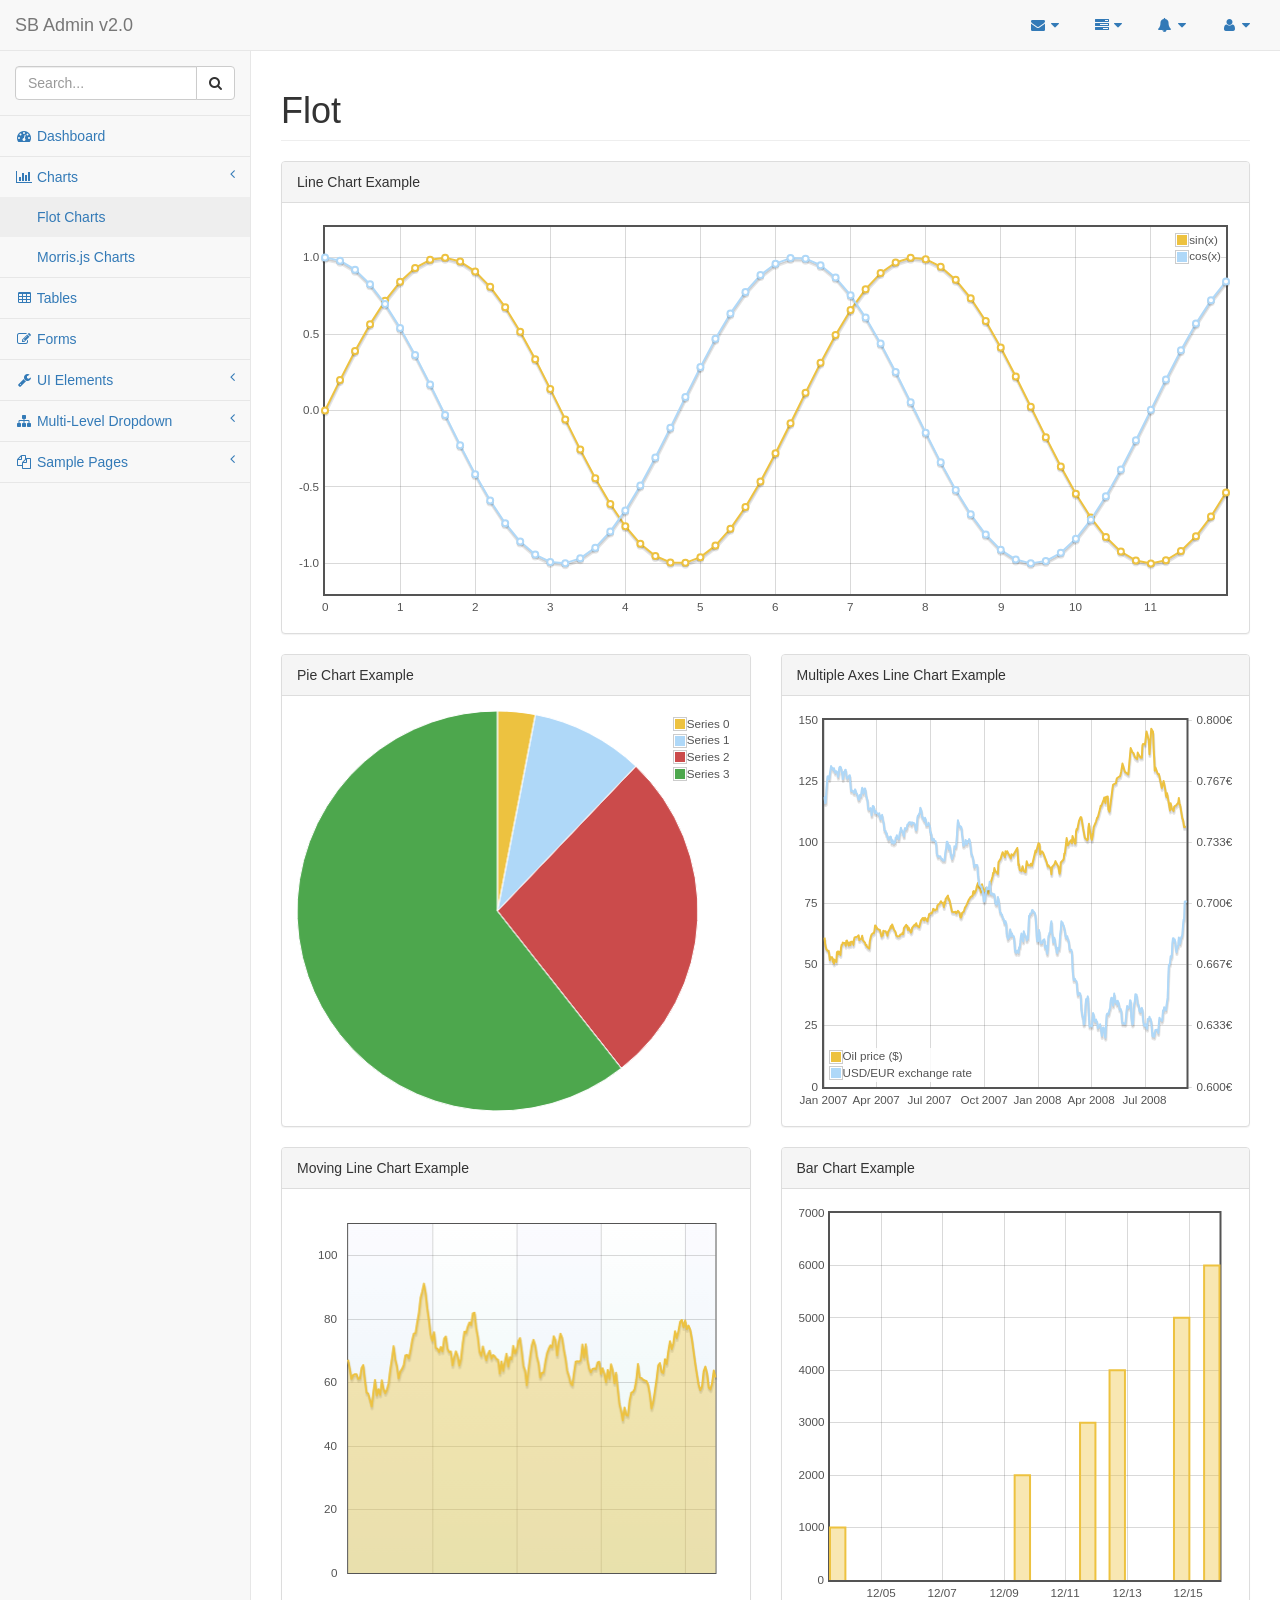
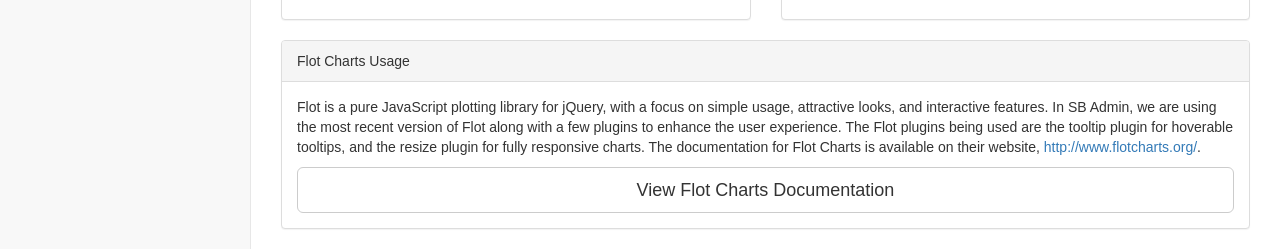
<file: MakeEasy/mlm/pages/flot.html>
<!DOCTYPE html>
<html lang="en">

<head>

    <meta charset="utf-8">
    <meta http-equiv="X-UA-Compatible" content="IE=edge">
    <meta name="viewport" content="width=device-width, initial-scale=1">
    <meta name="description" content="">
    <meta name="author" content="">

    <title>SB Admin 2 - Bootstrap Admin Theme</title>

    <!-- Bootstrap Core CSS -->
    <link href="../vendor/bootstrap/css/bootstrap.min.css" rel="stylesheet">

    <!-- MetisMenu CSS -->
    <link href="../vendor/metisMenu/metisMenu.min.css" rel="stylesheet">

    <!-- Custom CSS -->
    <link href="../dist/css/sb-admin-2.css" rel="stylesheet">

    <!-- Morris Charts CSS -->
    <link href="../vendor/morrisjs/morris.css" rel="stylesheet">

    <!-- Custom Fonts -->
    <link href="../vendor/font-awesome/css/font-awesome.min.css" rel="stylesheet" type="text/css">

    <!-- HTML5 Shim and Respond.js IE8 support of HTML5 elements and media queries -->
    <!-- WARNING: Respond.js doesn't work if you view the page via file:// -->
    <!--[if lt IE 9]>
        <script src="https://oss.maxcdn.com/libs/html5shiv/3.7.0/html5shiv.js"></script>
        <script src="https://oss.maxcdn.com/libs/respond.js/1.4.2/respond.min.js"></script>
    <![endif]-->

</head>

<body>

    <div id="wrapper">

        <!-- Navigation -->
        <nav class="navbar navbar-default navbar-static-top" role="navigation" style="margin-bottom: 0">
            <div class="navbar-header">
                <button type="button" class="navbar-toggle" data-toggle="collapse" data-target=".navbar-collapse">
                    <span class="sr-only">Toggle navigation</span>
                    <span class="icon-bar"></span>
                    <span class="icon-bar"></span>
                    <span class="icon-bar"></span>
                </button>
                <a class="navbar-brand" href="index.html">SB Admin v2.0</a>
            </div>
            <!-- /.navbar-header -->

            <ul class="nav navbar-top-links navbar-right">
                <li class="dropdown">
                    <a class="dropdown-toggle" data-toggle="dropdown" href="#">
                        <i class="fa fa-envelope fa-fw"></i> <i class="fa fa-caret-down"></i>
                    </a>
                    <ul class="dropdown-menu dropdown-messages">
                        <li>
                            <a href="#">
                                <div>
                                    <strong>John Smith</strong>
                                    <span class="pull-right text-muted">
                                        <em>Yesterday</em>
                                    </span>
                                </div>
                                <div>Lorem ipsum dolor sit amet, consectetur adipiscing elit. Pellentesque eleifend...</div>
                            </a>
                        </li>
                        <li class="divider"></li>
                        <li>
                            <a href="#">
                                <div>
                                    <strong>John Smith</strong>
                                    <span class="pull-right text-muted">
                                        <em>Yesterday</em>
                                    </span>
                                </div>
                                <div>Lorem ipsum dolor sit amet, consectetur adipiscing elit. Pellentesque eleifend...</div>
                            </a>
                        </li>
                        <li class="divider"></li>
                        <li>
                            <a href="#">
                                <div>
                                    <strong>John Smith</strong>
                                    <span class="pull-right text-muted">
                                        <em>Yesterday</em>
                                    </span>
                                </div>
                                <div>Lorem ipsum dolor sit amet, consectetur adipiscing elit. Pellentesque eleifend...</div>
                            </a>
                        </li>
                        <li class="divider"></li>
                        <li>
                            <a class="text-center" href="#">
                                <strong>Read All Messages</strong>
                                <i class="fa fa-angle-right"></i>
                            </a>
                        </li>
                    </ul>
                    <!-- /.dropdown-messages -->
                </li>
                <!-- /.dropdown -->
                <li class="dropdown">
                    <a class="dropdown-toggle" data-toggle="dropdown" href="#">
                        <i class="fa fa-tasks fa-fw"></i> <i class="fa fa-caret-down"></i>
                    </a>
                    <ul class="dropdown-menu dropdown-tasks">
                        <li>
                            <a href="#">
                                <div>
                                    <p>
                                        <strong>Task 1</strong>
                                        <span class="pull-right text-muted">40% Complete</span>
                                    </p>
                                    <div class="progress progress-striped active">
                                        <div class="progress-bar progress-bar-success" role="progressbar" aria-valuenow="40" aria-valuemin="0" aria-valuemax="100" style="width: 40%">
                                            <span class="sr-only">40% Complete (success)</span>
                                        </div>
                                    </div>
                                </div>
                            </a>
                        </li>
                        <li class="divider"></li>
                        <li>
                            <a href="#">
                                <div>
                                    <p>
                                        <strong>Task 2</strong>
                                        <span class="pull-right text-muted">20% Complete</span>
                                    </p>
                                    <div class="progress progress-striped active">
                                        <div class="progress-bar progress-bar-info" role="progressbar" aria-valuenow="20" aria-valuemin="0" aria-valuemax="100" style="width: 20%">
                                            <span class="sr-only">20% Complete</span>
                                        </div>
                                    </div>
                                </div>
                            </a>
                        </li>
                        <li class="divider"></li>
                        <li>
                            <a href="#">
                                <div>
                                    <p>
                                        <strong>Task 3</strong>
                                        <span class="pull-right text-muted">60% Complete</span>
                                    </p>
                                    <div class="progress progress-striped active">
                                        <div class="progress-bar progress-bar-warning" role="progressbar" aria-valuenow="60" aria-valuemin="0" aria-valuemax="100" style="width: 60%">
                                            <span class="sr-only">60% Complete (warning)</span>
                                        </div>
                                    </div>
                                </div>
                            </a>
                        </li>
                        <li class="divider"></li>
                        <li>
                            <a href="#">
                                <div>
                                    <p>
                                        <strong>Task 4</strong>
                                        <span class="pull-right text-muted">80% Complete</span>
                                    </p>
                                    <div class="progress progress-striped active">
                                        <div class="progress-bar progress-bar-danger" role="progressbar" aria-valuenow="80" aria-valuemin="0" aria-valuemax="100" style="width: 80%">
                                            <span class="sr-only">80% Complete (danger)</span>
                                        </div>
                                    </div>
                                </div>
                            </a>
                        </li>
                        <li class="divider"></li>
                        <li>
                            <a class="text-center" href="#">
                                <strong>See All Tasks</strong>
                                <i class="fa fa-angle-right"></i>
                            </a>
                        </li>
                    </ul>
                    <!-- /.dropdown-tasks -->
                </li>
                <!-- /.dropdown -->
                <li class="dropdown">
                    <a class="dropdown-toggle" data-toggle="dropdown" href="#">
                        <i class="fa fa-bell fa-fw"></i> <i class="fa fa-caret-down"></i>
                    </a>
                    <ul class="dropdown-menu dropdown-alerts">
                        <li>
                            <a href="#">
                                <div>
                                    <i class="fa fa-comment fa-fw"></i> New Comment
                                    <span class="pull-right text-muted small">4 minutes ago</span>
                                </div>
                            </a>
                        </li>
                        <li class="divider"></li>
                        <li>
                            <a href="#">
                                <div>
                                    <i class="fa fa-twitter fa-fw"></i> 3 New Followers
                                    <span class="pull-right text-muted small">12 minutes ago</span>
                                </div>
                            </a>
                        </li>
                        <li class="divider"></li>
                        <li>
                            <a href="#">
                                <div>
                                    <i class="fa fa-envelope fa-fw"></i> Message Sent
                                    <span class="pull-right text-muted small">4 minutes ago</span>
                                </div>
                            </a>
                        </li>
                        <li class="divider"></li>
                        <li>
                            <a href="#">
                                <div>
                                    <i class="fa fa-tasks fa-fw"></i> New Task
                                    <span class="pull-right text-muted small">4 minutes ago</span>
                                </div>
                            </a>
                        </li>
                        <li class="divider"></li>
                        <li>
                            <a href="#">
                                <div>
                                    <i class="fa fa-upload fa-fw"></i> Server Rebooted
                                    <span class="pull-right text-muted small">4 minutes ago</span>
                                </div>
                            </a>
                        </li>
                        <li class="divider"></li>
                        <li>
                            <a class="text-center" href="#">
                                <strong>See All Alerts</strong>
                                <i class="fa fa-angle-right"></i>
                            </a>
                        </li>
                    </ul>
                    <!-- /.dropdown-alerts -->
                </li>
                <!-- /.dropdown -->
                <li class="dropdown">
                    <a class="dropdown-toggle" data-toggle="dropdown" href="#">
                        <i class="fa fa-user fa-fw"></i> <i class="fa fa-caret-down"></i>
                    </a>
                    <ul class="dropdown-menu dropdown-user">
                        <li><a href="#"><i class="fa fa-user fa-fw"></i> User Profile</a>
                        </li>
                        <li><a href="#"><i class="fa fa-gear fa-fw"></i> Settings</a>
                        </li>
                        <li class="divider"></li>
                        <li><a href="login.html"><i class="fa fa-sign-out fa-fw"></i> Logout</a>
                        </li>
                    </ul>
                    <!-- /.dropdown-user -->
                </li>
                <!-- /.dropdown -->
            </ul>
            <!-- /.navbar-top-links -->

            <div class="navbar-default sidebar" role="navigation">
                <div class="sidebar-nav navbar-collapse">
                    <ul class="nav" id="side-menu">
                        <li class="sidebar-search">
                            <div class="input-group custom-search-form">
                                <input type="text" class="form-control" placeholder="Search...">
                                <span class="input-group-btn">
                                <button class="btn btn-default" type="button">
                                    <i class="fa fa-search"></i>
                                </button>
                            </span>
                            </div>
                            <!-- /input-group -->
                        </li>
                        <li>
                            <a href="index.html"><i class="fa fa-dashboard fa-fw"></i> Dashboard</a>
                        </li>
                        <li>
                            <a href="#"><i class="fa fa-bar-chart-o fa-fw"></i> Charts<span class="fa arrow"></span></a>
                            <ul class="nav nav-second-level">
                                <li>
                                    <a href="flot.html">Flot Charts</a>
                                </li>
                                <li>
                                    <a href="morris.html">Morris.js Charts</a>
                                </li>
                            </ul>
                            <!-- /.nav-second-level -->
                        </li>
                        <li>
                            <a href="tables.html"><i class="fa fa-table fa-fw"></i> Tables</a>
                        </li>
                        <li>
                            <a href="forms.html"><i class="fa fa-edit fa-fw"></i> Forms</a>
                        </li>
                        <li>
                            <a href="#"><i class="fa fa-wrench fa-fw"></i> UI Elements<span class="fa arrow"></span></a>
                            <ul class="nav nav-second-level">
                                <li>
                                    <a href="panels-wells.html">Panels and Wells</a>
                                </li>
                                <li>
                                    <a href="buttons.html">Buttons</a>
                                </li>
                                <li>
                                    <a href="notifications.html">Notifications</a>
                                </li>
                                <li>
                                    <a href="typography.html">Typography</a>
                                </li>
                                <li>
                                    <a href="icons.html"> Icons</a>
                                </li>
                                <li>
                                    <a href="grid.html">Grid</a>
                                </li>
                            </ul>
                            <!-- /.nav-second-level -->
                        </li>
                        <li>
                            <a href="#"><i class="fa fa-sitemap fa-fw"></i> Multi-Level Dropdown<span class="fa arrow"></span></a>
                            <ul class="nav nav-second-level">
                                <li>
                                    <a href="#">Second Level Item</a>
                                </li>
                                <li>
                                    <a href="#">Second Level Item</a>
                                </li>
                                <li>
                                    <a href="#">Third Level <span class="fa arrow"></span></a>
                                    <ul class="nav nav-third-level">
                                        <li>
                                            <a href="#">Third Level Item</a>
                                        </li>
                                        <li>
                                            <a href="#">Third Level Item</a>
                                        </li>
                                        <li>
                                            <a href="#">Third Level Item</a>
                                        </li>
                                        <li>
                                            <a href="#">Third Level Item</a>
                                        </li>
                                    </ul>
                                    <!-- /.nav-third-level -->
                                </li>
                            </ul>
                            <!-- /.nav-second-level -->
                        </li>
                        <li>
                            <a href="#"><i class="fa fa-files-o fa-fw"></i> Sample Pages<span class="fa arrow"></span></a>
                            <ul class="nav nav-second-level">
                                <li>
                                    <a href="blank.html">Blank Page</a>
                                </li>
                                <li>
                                    <a href="login.html">Login Page</a>
                                </li>
                            </ul>
                            <!-- /.nav-second-level -->
                        </li>
                    </ul>
                </div>
                <!-- /.sidebar-collapse -->
            </div>
            <!-- /.navbar-static-side -->
        </nav>

        <div id="page-wrapper">
            <div class="row">
                <div class="col-lg-12">
                    <h1 class="page-header">Flot</h1>
                </div>
                <!-- /.col-lg-12 -->
            </div>
            <!-- /.row -->
            <div class="row">
                <div class="col-lg-12">
                    <div class="panel panel-default">
                        <div class="panel-heading">
                            Line Chart Example
                        </div>
                        <!-- /.panel-heading -->
                        <div class="panel-body">
                            <div class="flot-chart">
                                <div class="flot-chart-content" id="flot-line-chart"></div>
                            </div>
                        </div>
                        <!-- /.panel-body -->
                    </div>
                    <!-- /.panel -->
                </div>
                <!-- /.col-lg-12 -->
                <div class="col-lg-6">
                    <div class="panel panel-default">
                        <div class="panel-heading">
                            Pie Chart Example
                        </div>
                        <!-- /.panel-heading -->
                        <div class="panel-body">
                            <div class="flot-chart">
                                <div class="flot-chart-content" id="flot-pie-chart"></div>
                            </div>
                        </div>
                        <!-- /.panel-body -->
                    </div>
                    <!-- /.panel -->
                </div>
                <!-- /.col-lg-6 -->
                <div class="col-lg-6">
                    <div class="panel panel-default">
                        <div class="panel-heading">
                            Multiple Axes Line Chart Example
                        </div>
                        <!-- /.panel-heading -->
                        <div class="panel-body">
                            <div class="flot-chart">
                                <div class="flot-chart-content" id="flot-line-chart-multi"></div>
                            </div>
                        </div>
                        <!-- /.panel-body -->
                    </div>
                    <!-- /.panel -->
                </div>
                <!-- /.col-lg-6 -->
                <div class="col-lg-6">
                    <div class="panel panel-default">
                        <div class="panel-heading">
                            Moving Line Chart Example
                        </div>
                        <!-- /.panel-heading -->
                        <div class="panel-body">
                            <div class="flot-chart">
                                <div class="flot-chart-content" id="flot-line-chart-moving"></div>
                            </div>
                        </div>
                        <!-- /.panel-body -->
                    </div>
                    <!-- /.panel -->
                </div>
                <!-- /.col-lg-6 -->
                <div class="col-lg-6">
                    <div class="panel panel-default">
                        <div class="panel-heading">
                            Bar Chart Example
                        </div>
                        <!-- /.panel-heading -->
                        <div class="panel-body">
                            <div class="flot-chart">
                                <div class="flot-chart-content" id="flot-bar-chart"></div>
                            </div>
                        </div>
                        <!-- /.panel-body -->
                    </div>
                    <!-- /.panel -->
                </div>
                <!-- /.col-lg-6 -->
                <div class="col-lg-12">
                    <div class="panel panel-default">
                        <div class="panel-heading">
                            Flot Charts Usage
                        </div>
                        <!-- /.panel-heading -->
                        <div class="panel-body">
                            <p>Flot is a pure JavaScript plotting library for jQuery, with a focus on simple usage, attractive looks, and interactive features. In SB Admin, we are using the most recent version of Flot along with a few plugins to enhance the user experience. The Flot plugins being used are the tooltip plugin for hoverable tooltips, and the resize plugin for fully responsive charts. The documentation for Flot Charts is available on their website, <a target="_blank" href="http://www.flotcharts.org/">http://www.flotcharts.org/</a>.</p>
                            <a target="_blank" class="btn btn-default btn-lg btn-block" href="http://www.flotcharts.org/">View Flot Charts Documentation</a>
                        </div>
                        <!-- /.panel-body -->
                    </div>
                    <!-- /.panel -->
                </div>
                <!-- /.col-lg-6 -->
            </div>
            <!-- /.row -->
        </div>
        <!-- /#page-wrapper -->

    </div>
    <!-- /#wrapper -->

    <!-- jQuery -->
    <script src="../vendor/jquery/jquery.min.js"></script>

    <!-- Bootstrap Core JavaScript -->
    <script src="../vendor/bootstrap/js/bootstrap.min.js"></script>

    <!-- Metis Menu Plugin JavaScript -->
    <script src="../vendor/metisMenu/metisMenu.min.js"></script>

    <!-- Flot Charts JavaScript -->
    <script src="../vendor/flot/excanvas.min.js"></script>
    <script src="../vendor/flot/jquery.flot.js"></script>
    <script src="../vendor/flot/jquery.flot.pie.js"></script>
    <script src="../vendor/flot/jquery.flot.resize.js"></script>
    <script src="../vendor/flot/jquery.flot.time.js"></script>
    <script src="../vendor/flot-tooltip/jquery.flot.tooltip.min.js"></script>
    <script src="../data/flot-data.js"></script>

    <!-- Custom Theme JavaScript -->
    <script src="../dist/js/sb-admin-2.js"></script>

</body>

</html>
</file>
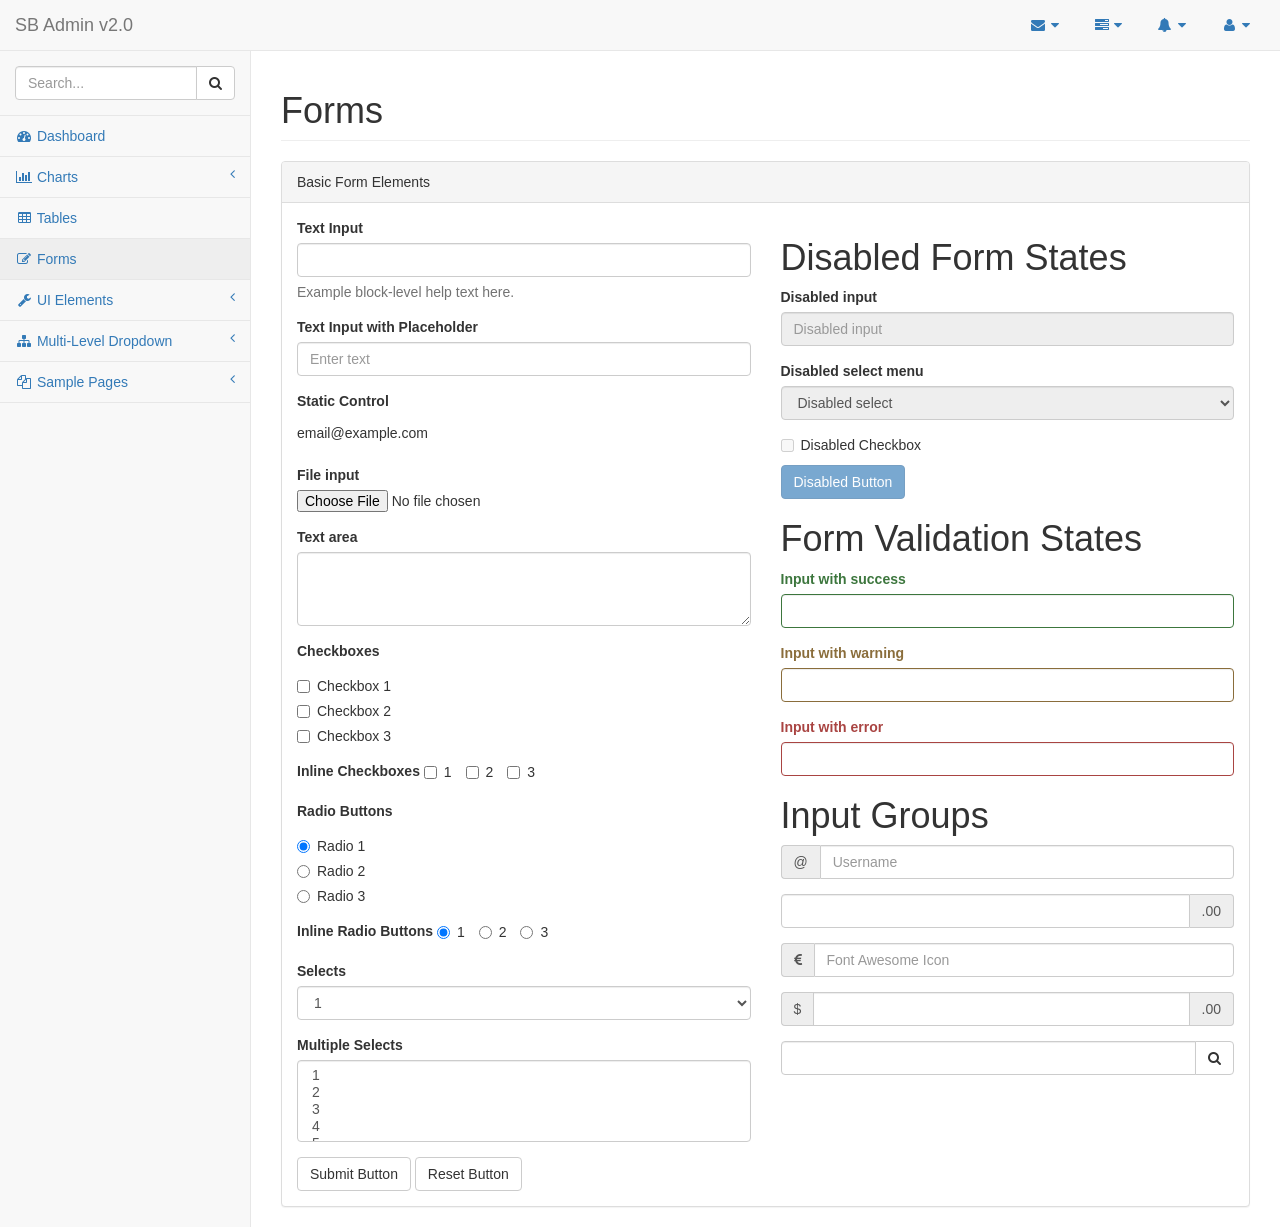
<file: MakeEasy/mlm/pages/forms.html>
<!DOCTYPE html>
<html lang="en">

<head>

    <meta charset="utf-8">
    <meta http-equiv="X-UA-Compatible" content="IE=edge">
    <meta name="viewport" content="width=device-width, initial-scale=1">
    <meta name="description" content="">
    <meta name="author" content="">

    <title>SB Admin 2 - Bootstrap Admin Theme</title>

    <!-- Bootstrap Core CSS -->
    <link href="../vendor/bootstrap/css/bootstrap.min.css" rel="stylesheet">

    <!-- MetisMenu CSS -->
    <link href="../vendor/metisMenu/metisMenu.min.css" rel="stylesheet">

    <!-- Custom CSS -->
    <link href="../dist/css/sb-admin-2.css" rel="stylesheet">

    <!-- Custom Fonts -->
    <link href="../vendor/font-awesome/css/font-awesome.min.css" rel="stylesheet" type="text/css">

    <!-- HTML5 Shim and Respond.js IE8 support of HTML5 elements and media queries -->
    <!-- WARNING: Respond.js doesn't work if you view the page via file:// -->
    <!--[if lt IE 9]>
        <script src="https://oss.maxcdn.com/libs/html5shiv/3.7.0/html5shiv.js"></script>
        <script src="https://oss.maxcdn.com/libs/respond.js/1.4.2/respond.min.js"></script>
    <![endif]-->

</head>

<body>

    <div id="wrapper">

        <!-- Navigation -->
        <nav class="navbar navbar-default navbar-static-top" role="navigation" style="margin-bottom: 0">
            <div class="navbar-header">
                <button type="button" class="navbar-toggle" data-toggle="collapse" data-target=".navbar-collapse">
                    <span class="sr-only">Toggle navigation</span>
                    <span class="icon-bar"></span>
                    <span class="icon-bar"></span>
                    <span class="icon-bar"></span>
                </button>
                <a class="navbar-brand" href="index.html">SB Admin v2.0</a>
            </div>
            <!-- /.navbar-header -->

            <ul class="nav navbar-top-links navbar-right">
                <li class="dropdown">
                    <a class="dropdown-toggle" data-toggle="dropdown" href="#">
                        <i class="fa fa-envelope fa-fw"></i> <i class="fa fa-caret-down"></i>
                    </a>
                    <ul class="dropdown-menu dropdown-messages">
                        <li>
                            <a href="#">
                                <div>
                                    <strong>John Smith</strong>
                                    <span class="pull-right text-muted">
                                        <em>Yesterday</em>
                                    </span>
                                </div>
                                <div>Lorem ipsum dolor sit amet, consectetur adipiscing elit. Pellentesque eleifend...</div>
                            </a>
                        </li>
                        <li class="divider"></li>
                        <li>
                            <a href="#">
                                <div>
                                    <strong>John Smith</strong>
                                    <span class="pull-right text-muted">
                                        <em>Yesterday</em>
                                    </span>
                                </div>
                                <div>Lorem ipsum dolor sit amet, consectetur adipiscing elit. Pellentesque eleifend...</div>
                            </a>
                        </li>
                        <li class="divider"></li>
                        <li>
                            <a href="#">
                                <div>
                                    <strong>John Smith</strong>
                                    <span class="pull-right text-muted">
                                        <em>Yesterday</em>
                                    </span>
                                </div>
                                <div>Lorem ipsum dolor sit amet, consectetur adipiscing elit. Pellentesque eleifend...</div>
                            </a>
                        </li>
                        <li class="divider"></li>
                        <li>
                            <a class="text-center" href="#">
                                <strong>Read All Messages</strong>
                                <i class="fa fa-angle-right"></i>
                            </a>
                        </li>
                    </ul>
                    <!-- /.dropdown-messages -->
                </li>
                <!-- /.dropdown -->
                <li class="dropdown">
                    <a class="dropdown-toggle" data-toggle="dropdown" href="#">
                        <i class="fa fa-tasks fa-fw"></i> <i class="fa fa-caret-down"></i>
                    </a>
                    <ul class="dropdown-menu dropdown-tasks">
                        <li>
                            <a href="#">
                                <div>
                                    <p>
                                        <strong>Task 1</strong>
                                        <span class="pull-right text-muted">40% Complete</span>
                                    </p>
                                    <div class="progress progress-striped active">
                                        <div class="progress-bar progress-bar-success" role="progressbar" aria-valuenow="40" aria-valuemin="0" aria-valuemax="100" style="width: 40%">
                                            <span class="sr-only">40% Complete (success)</span>
                                        </div>
                                    </div>
                                </div>
                            </a>
                        </li>
                        <li class="divider"></li>
                        <li>
                            <a href="#">
                                <div>
                                    <p>
                                        <strong>Task 2</strong>
                                        <span class="pull-right text-muted">20% Complete</span>
                                    </p>
                                    <div class="progress progress-striped active">
                                        <div class="progress-bar progress-bar-info" role="progressbar" aria-valuenow="20" aria-valuemin="0" aria-valuemax="100" style="width: 20%">
                                            <span class="sr-only">20% Complete</span>
                                        </div>
                                    </div>
                                </div>
                            </a>
                        </li>
                        <li class="divider"></li>
                        <li>
                            <a href="#">
                                <div>
                                    <p>
                                        <strong>Task 3</strong>
                                        <span class="pull-right text-muted">60% Complete</span>
                                    </p>
                                    <div class="progress progress-striped active">
                                        <div class="progress-bar progress-bar-warning" role="progressbar" aria-valuenow="60" aria-valuemin="0" aria-valuemax="100" style="width: 60%">
                                            <span class="sr-only">60% Complete (warning)</span>
                                        </div>
                                    </div>
                                </div>
                            </a>
                        </li>
                        <li class="divider"></li>
                        <li>
                            <a href="#">
                                <div>
                                    <p>
                                        <strong>Task 4</strong>
                                        <span class="pull-right text-muted">80% Complete</span>
                                    </p>
                                    <div class="progress progress-striped active">
                                        <div class="progress-bar progress-bar-danger" role="progressbar" aria-valuenow="80" aria-valuemin="0" aria-valuemax="100" style="width: 80%">
                                            <span class="sr-only">80% Complete (danger)</span>
                                        </div>
                                    </div>
                                </div>
                            </a>
                        </li>
                        <li class="divider"></li>
                        <li>
                            <a class="text-center" href="#">
                                <strong>See All Tasks</strong>
                                <i class="fa fa-angle-right"></i>
                            </a>
                        </li>
                    </ul>
                    <!-- /.dropdown-tasks -->
                </li>
                <!-- /.dropdown -->
                <li class="dropdown">
                    <a class="dropdown-toggle" data-toggle="dropdown" href="#">
                        <i class="fa fa-bell fa-fw"></i> <i class="fa fa-caret-down"></i>
                    </a>
                    <ul class="dropdown-menu dropdown-alerts">
                        <li>
                            <a href="#">
                                <div>
                                    <i class="fa fa-comment fa-fw"></i> New Comment
                                    <span class="pull-right text-muted small">4 minutes ago</span>
                                </div>
                            </a>
                        </li>
                        <li class="divider"></li>
                        <li>
                            <a href="#">
                                <div>
                                    <i class="fa fa-twitter fa-fw"></i> 3 New Followers
                                    <span class="pull-right text-muted small">12 minutes ago</span>
                                </div>
                            </a>
                        </li>
                        <li class="divider"></li>
                        <li>
                            <a href="#">
                                <div>
                                    <i class="fa fa-envelope fa-fw"></i> Message Sent
                                    <span class="pull-right text-muted small">4 minutes ago</span>
                                </div>
                            </a>
                        </li>
                        <li class="divider"></li>
                        <li>
                            <a href="#">
                                <div>
                                    <i class="fa fa-tasks fa-fw"></i> New Task
                                    <span class="pull-right text-muted small">4 minutes ago</span>
                                </div>
                            </a>
                        </li>
                        <li class="divider"></li>
                        <li>
                            <a href="#">
                                <div>
                                    <i class="fa fa-upload fa-fw"></i> Server Rebooted
                                    <span class="pull-right text-muted small">4 minutes ago</span>
                                </div>
                            </a>
                        </li>
                        <li class="divider"></li>
                        <li>
                            <a class="text-center" href="#">
                                <strong>See All Alerts</strong>
                                <i class="fa fa-angle-right"></i>
                            </a>
                        </li>
                    </ul>
                    <!-- /.dropdown-alerts -->
                </li>
                <!-- /.dropdown -->
                <li class="dropdown">
                    <a class="dropdown-toggle" data-toggle="dropdown" href="#">
                        <i class="fa fa-user fa-fw"></i> <i class="fa fa-caret-down"></i>
                    </a>
                    <ul class="dropdown-menu dropdown-user">
                        <li><a href="#"><i class="fa fa-user fa-fw"></i> User Profile</a>
                        </li>
                        <li><a href="#"><i class="fa fa-gear fa-fw"></i> Settings</a>
                        </li>
                        <li class="divider"></li>
                        <li><a href="login.html"><i class="fa fa-sign-out fa-fw"></i> Logout</a>
                        </li>
                    </ul>
                    <!-- /.dropdown-user -->
                </li>
                <!-- /.dropdown -->
            </ul>
            <!-- /.navbar-top-links -->

            <div class="navbar-default sidebar" role="navigation">
                <div class="sidebar-nav navbar-collapse">
                    <ul class="nav" id="side-menu">
                        <li class="sidebar-search">
                            <div class="input-group custom-search-form">
                                <input type="text" class="form-control" placeholder="Search...">
                                <span class="input-group-btn">
                                <button class="btn btn-default" type="button">
                                    <i class="fa fa-search"></i>
                                </button>
                            </span>
                            </div>
                            <!-- /input-group -->
                        </li>
                        <li>
                            <a href="index.html"><i class="fa fa-dashboard fa-fw"></i> Dashboard</a>
                        </li>
                        <li>
                            <a href="#"><i class="fa fa-bar-chart-o fa-fw"></i> Charts<span class="fa arrow"></span></a>
                            <ul class="nav nav-second-level">
                                <li>
                                    <a href="flot.html">Flot Charts</a>
                                </li>
                                <li>
                                    <a href="morris.html">Morris.js Charts</a>
                                </li>
                            </ul>
                            <!-- /.nav-second-level -->
                        </li>
                        <li>
                            <a href="tables.html"><i class="fa fa-table fa-fw"></i> Tables</a>
                        </li>
                        <li>
                            <a href="forms.html"><i class="fa fa-edit fa-fw"></i> Forms</a>
                        </li>
                        <li>
                            <a href="#"><i class="fa fa-wrench fa-fw"></i> UI Elements<span class="fa arrow"></span></a>
                            <ul class="nav nav-second-level">
                                <li>
                                    <a href="panels-wells.html">Panels and Wells</a>
                                </li>
                                <li>
                                    <a href="buttons.html">Buttons</a>
                                </li>
                                <li>
                                    <a href="notifications.html">Notifications</a>
                                </li>
                                <li>
                                    <a href="typography.html">Typography</a>
                                </li>
                                <li>
                                    <a href="icons.html"> Icons</a>
                                </li>
                                <li>
                                    <a href="grid.html">Grid</a>
                                </li>
                            </ul>
                            <!-- /.nav-second-level -->
                        </li>
                        <li>
                            <a href="#"><i class="fa fa-sitemap fa-fw"></i> Multi-Level Dropdown<span class="fa arrow"></span></a>
                            <ul class="nav nav-second-level">
                                <li>
                                    <a href="#">Second Level Item</a>
                                </li>
                                <li>
                                    <a href="#">Second Level Item</a>
                                </li>
                                <li>
                                    <a href="#">Third Level <span class="fa arrow"></span></a>
                                    <ul class="nav nav-third-level">
                                        <li>
                                            <a href="#">Third Level Item</a>
                                        </li>
                                        <li>
                                            <a href="#">Third Level Item</a>
                                        </li>
                                        <li>
                                            <a href="#">Third Level Item</a>
                                        </li>
                                        <li>
                                            <a href="#">Third Level Item</a>
                                        </li>
                                    </ul>
                                    <!-- /.nav-third-level -->
                                </li>
                            </ul>
                            <!-- /.nav-second-level -->
                        </li>
                        <li>
                            <a href="#"><i class="fa fa-files-o fa-fw"></i> Sample Pages<span class="fa arrow"></span></a>
                            <ul class="nav nav-second-level">
                                <li>
                                    <a href="blank.html">Blank Page</a>
                                </li>
                                <li>
                                    <a href="login.html">Login Page</a>
                                </li>
                            </ul>
                            <!-- /.nav-second-level -->
                        </li>
                    </ul>
                </div>
                <!-- /.sidebar-collapse -->
            </div>
            <!-- /.navbar-static-side -->
        </nav>

        <div id="page-wrapper">
            <div class="row">
                <div class="col-lg-12">
                    <h1 class="page-header">Forms</h1>
                </div>
                <!-- /.col-lg-12 -->
            </div>
            <!-- /.row -->
            <div class="row">
                <div class="col-lg-12">
                    <div class="panel panel-default">
                        <div class="panel-heading">
                            Basic Form Elements
                        </div>
                        <div class="panel-body">
                            <div class="row">
                                <div class="col-lg-6">
                                    <form role="form">
                                        <div class="form-group">
                                            <label>Text Input</label>
                                            <input class="form-control">
                                            <p class="help-block">Example block-level help text here.</p>
                                        </div>
                                        <div class="form-group">
                                            <label>Text Input with Placeholder</label>
                                            <input class="form-control" placeholder="Enter text">
                                        </div>
                                        <div class="form-group">
                                            <label>Static Control</label>
                                            <p class="form-control-static">email@example.com</p>
                                        </div>
                                        <div class="form-group">
                                            <label>File input</label>
                                            <input type="file">
                                        </div>
                                        <div class="form-group">
                                            <label>Text area</label>
                                            <textarea class="form-control" rows="3"></textarea>
                                        </div>
                                        <div class="form-group">
                                            <label>Checkboxes</label>
                                            <div class="checkbox">
                                                <label>
                                                    <input type="checkbox" value="">Checkbox 1
                                                </label>
                                            </div>
                                            <div class="checkbox">
                                                <label>
                                                    <input type="checkbox" value="">Checkbox 2
                                                </label>
                                            </div>
                                            <div class="checkbox">
                                                <label>
                                                    <input type="checkbox" value="">Checkbox 3
                                                </label>
                                            </div>
                                        </div>
                                        <div class="form-group">
                                            <label>Inline Checkboxes</label>
                                            <label class="checkbox-inline">
                                                <input type="checkbox">1
                                            </label>
                                            <label class="checkbox-inline">
                                                <input type="checkbox">2
                                            </label>
                                            <label class="checkbox-inline">
                                                <input type="checkbox">3
                                            </label>
                                        </div>
                                        <div class="form-group">
                                            <label>Radio Buttons</label>
                                            <div class="radio">
                                                <label>
                                                    <input type="radio" name="optionsRadios" id="optionsRadios1" value="option1" checked>Radio 1
                                                </label>
                                            </div>
                                            <div class="radio">
                                                <label>
                                                    <input type="radio" name="optionsRadios" id="optionsRadios2" value="option2">Radio 2
                                                </label>
                                            </div>
                                            <div class="radio">
                                                <label>
                                                    <input type="radio" name="optionsRadios" id="optionsRadios3" value="option3">Radio 3
                                                </label>
                                            </div>
                                        </div>
                                        <div class="form-group">
                                            <label>Inline Radio Buttons</label>
                                            <label class="radio-inline">
                                                <input type="radio" name="optionsRadiosInline" id="optionsRadiosInline1" value="option1" checked>1
                                            </label>
                                            <label class="radio-inline">
                                                <input type="radio" name="optionsRadiosInline" id="optionsRadiosInline2" value="option2">2
                                            </label>
                                            <label class="radio-inline">
                                                <input type="radio" name="optionsRadiosInline" id="optionsRadiosInline3" value="option3">3
                                            </label>
                                        </div>
                                        <div class="form-group">
                                            <label>Selects</label>
                                            <select class="form-control">
                                                <option>1</option>
                                                <option>2</option>
                                                <option>3</option>
                                                <option>4</option>
                                                <option>5</option>
                                            </select>
                                        </div>
                                        <div class="form-group">
                                            <label>Multiple Selects</label>
                                            <select multiple class="form-control">
                                                <option>1</option>
                                                <option>2</option>
                                                <option>3</option>
                                                <option>4</option>
                                                <option>5</option>
                                            </select>
                                        </div>
                                        <button type="submit" class="btn btn-default">Submit Button</button>
                                        <button type="reset" class="btn btn-default">Reset Button</button>
                                    </form>
                                </div>
                                <!-- /.col-lg-6 (nested) -->
                                <div class="col-lg-6">
                                    <h1>Disabled Form States</h1>
                                    <form role="form">
                                        <fieldset disabled>
                                            <div class="form-group">
                                                <label for="disabledSelect">Disabled input</label>
                                                <input class="form-control" id="disabledInput" type="text" placeholder="Disabled input" disabled>
                                            </div>
                                            <div class="form-group">
                                                <label for="disabledSelect">Disabled select menu</label>
                                                <select id="disabledSelect" class="form-control">
                                                    <option>Disabled select</option>
                                                </select>
                                            </div>
                                            <div class="checkbox">
                                                <label>
                                                    <input type="checkbox">Disabled Checkbox
                                                </label>
                                            </div>
                                            <button type="submit" class="btn btn-primary">Disabled Button</button>
                                        </fieldset>
                                    </form>
                                    <h1>Form Validation States</h1>
                                    <form role="form">
                                        <div class="form-group has-success">
                                            <label class="control-label" for="inputSuccess">Input with success</label>
                                            <input type="text" class="form-control" id="inputSuccess">
                                        </div>
                                        <div class="form-group has-warning">
                                            <label class="control-label" for="inputWarning">Input with warning</label>
                                            <input type="text" class="form-control" id="inputWarning">
                                        </div>
                                        <div class="form-group has-error">
                                            <label class="control-label" for="inputError">Input with error</label>
                                            <input type="text" class="form-control" id="inputError">
                                        </div>
                                    </form>
                                    <h1>Input Groups</h1>
                                    <form role="form">
                                        <div class="form-group input-group">
                                            <span class="input-group-addon">@</span>
                                            <input type="text" class="form-control" placeholder="Username">
                                        </div>
                                        <div class="form-group input-group">
                                            <input type="text" class="form-control">
                                            <span class="input-group-addon">.00</span>
                                        </div>
                                        <div class="form-group input-group">
                                            <span class="input-group-addon"><i class="fa fa-eur"></i>
                                            </span>
                                            <input type="text" class="form-control" placeholder="Font Awesome Icon">
                                        </div>
                                        <div class="form-group input-group">
                                            <span class="input-group-addon">$</span>
                                            <input type="text" class="form-control">
                                            <span class="input-group-addon">.00</span>
                                        </div>
                                        <div class="form-group input-group">
                                            <input type="text" class="form-control">
                                            <span class="input-group-btn">
                                                <button class="btn btn-default" type="button"><i class="fa fa-search"></i>
                                                </button>
                                            </span>
                                        </div>
                                    </form>
                                </div>
                                <!-- /.col-lg-6 (nested) -->
                            </div>
                            <!-- /.row (nested) -->
                        </div>
                        <!-- /.panel-body -->
                    </div>
                    <!-- /.panel -->
                </div>
                <!-- /.col-lg-12 -->
            </div>
            <!-- /.row -->
        </div>
        <!-- /#page-wrapper -->

    </div>
    <!-- /#wrapper -->

    <!-- jQuery -->
    <script src="../vendor/jquery/jquery.min.js"></script>

    <!-- Bootstrap Core JavaScript -->
    <script src="../vendor/bootstrap/js/bootstrap.min.js"></script>

    <!-- Metis Menu Plugin JavaScript -->
    <script src="../vendor/metisMenu/metisMenu.min.js"></script>

    <!-- Custom Theme JavaScript -->
    <script src="../dist/js/sb-admin-2.js"></script>

</body>

</html>
</file>
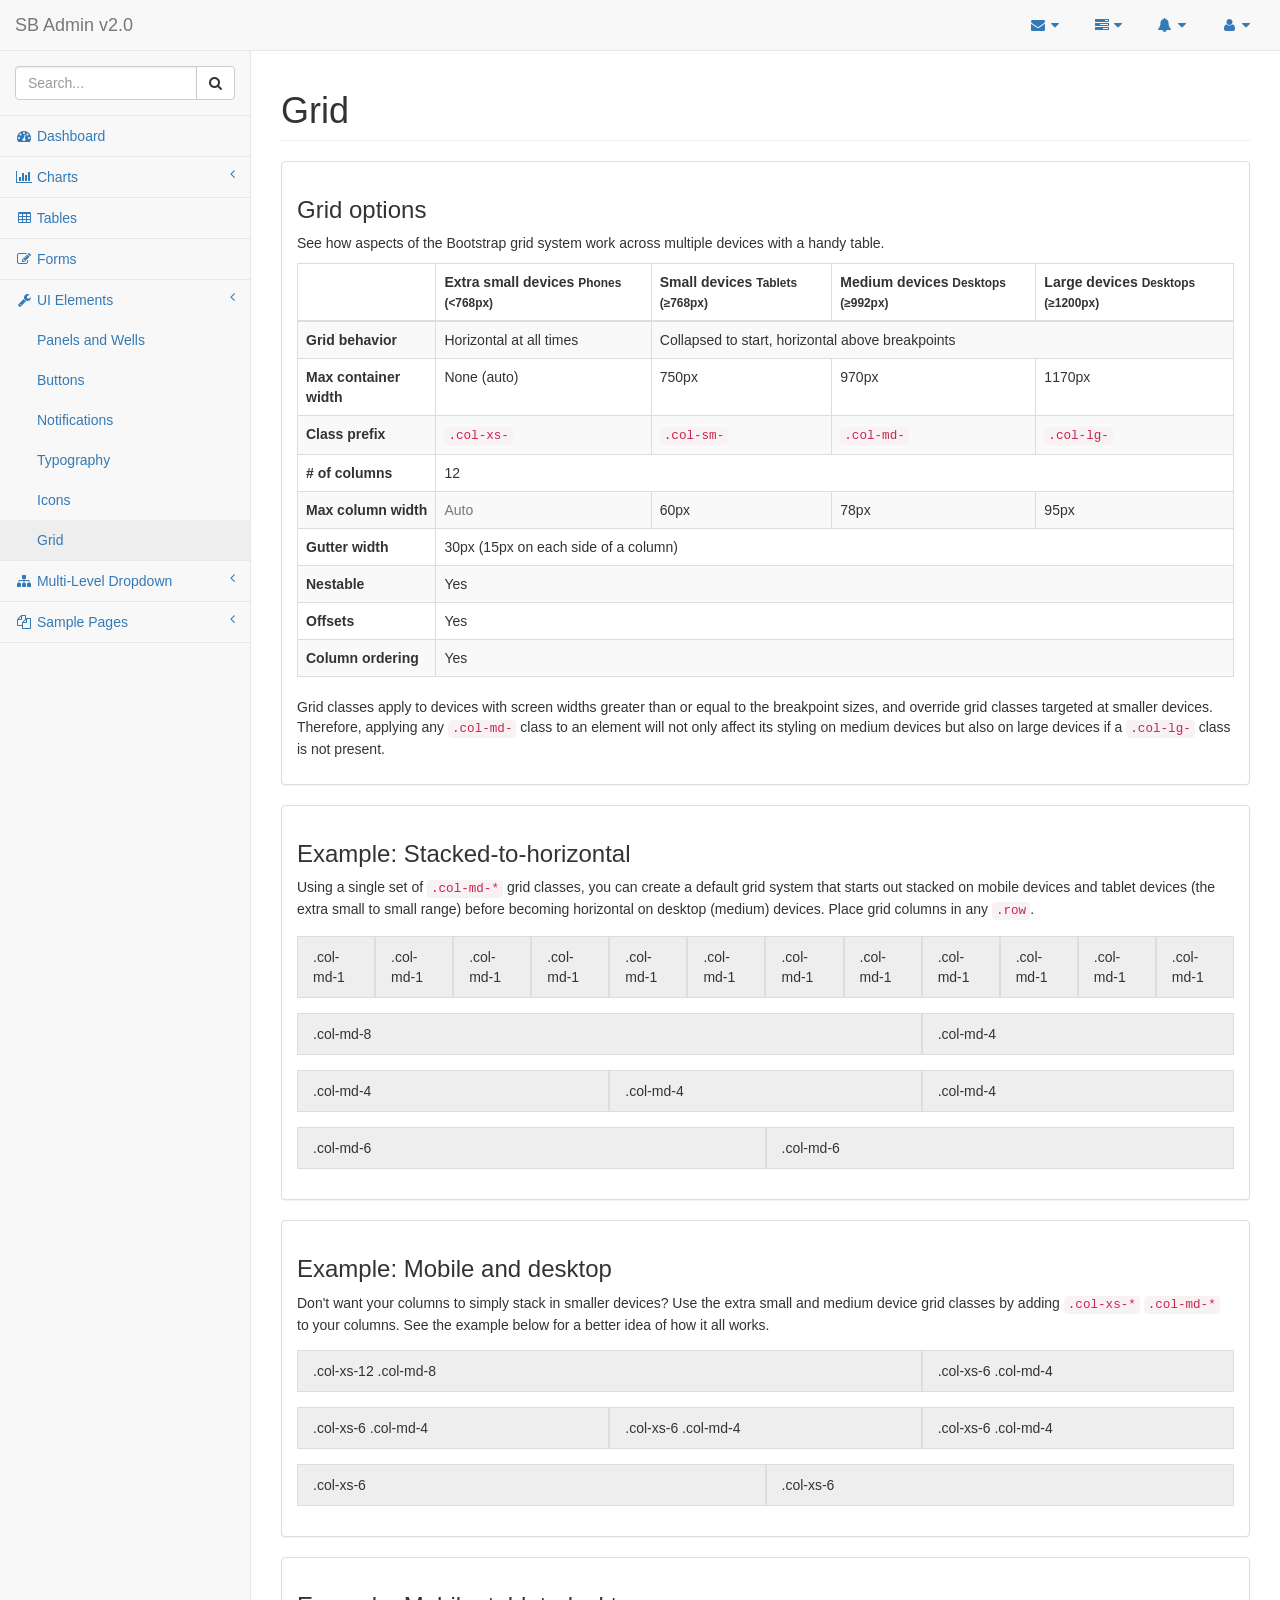
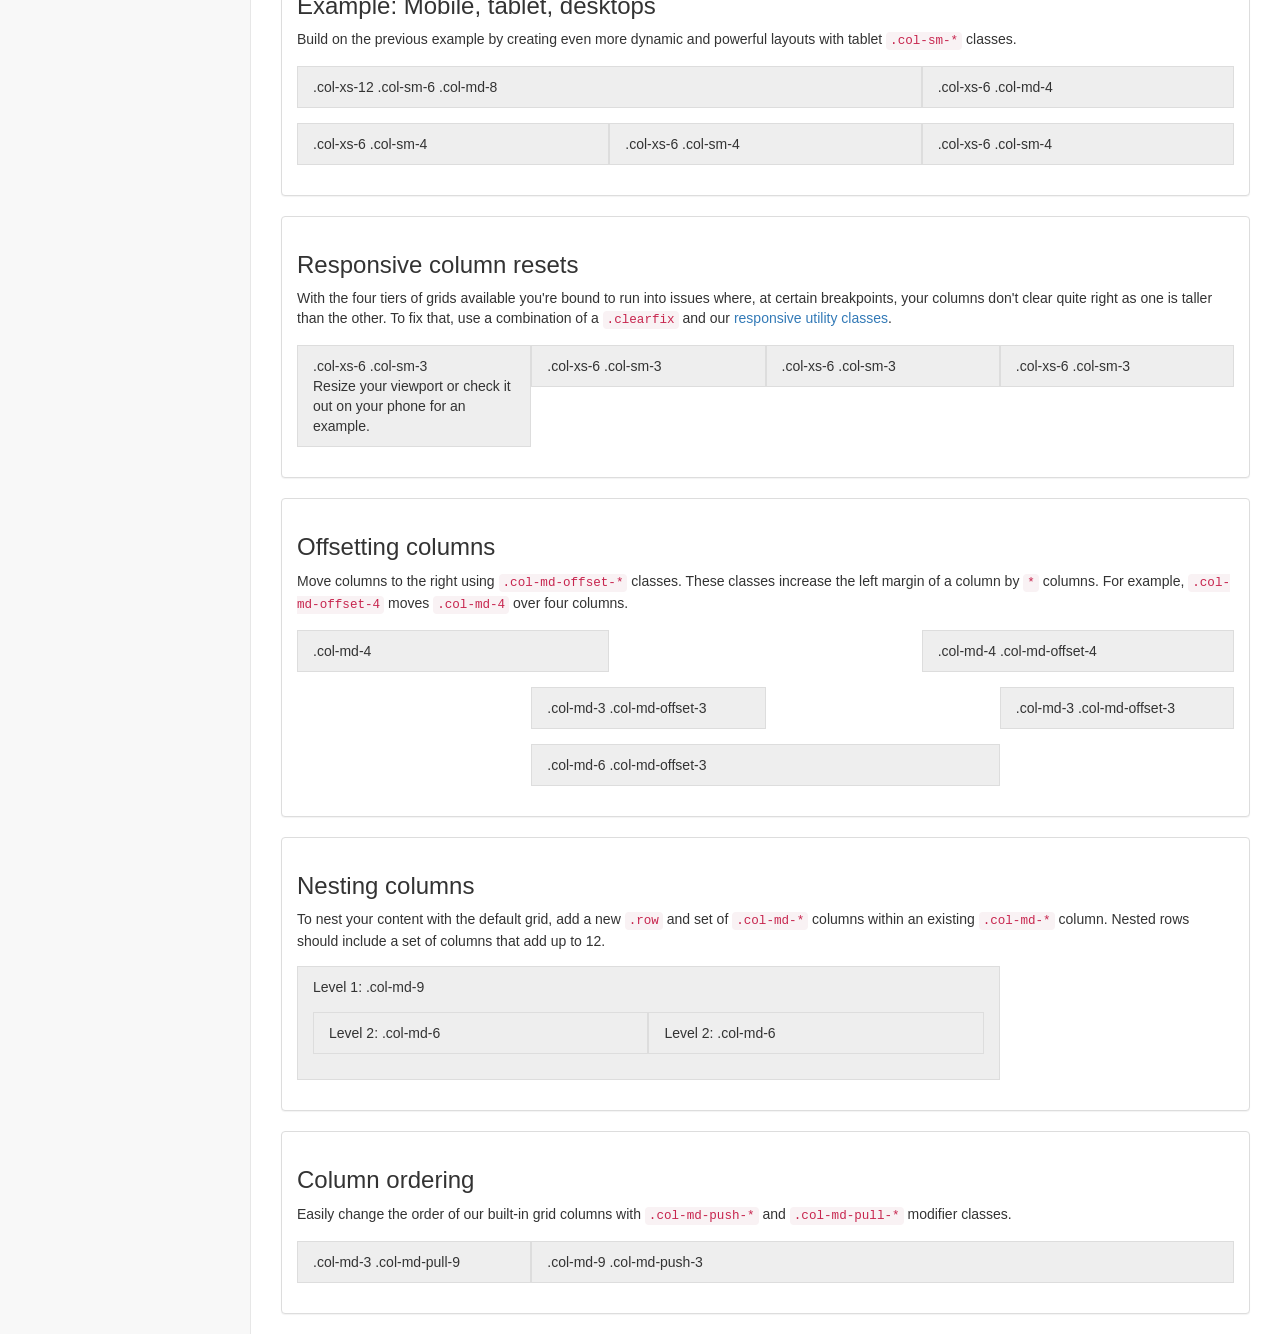
<file: MakeEasy/mlm/pages/grid.html>
<!DOCTYPE html>
<html lang="en">

<head>

    <meta charset="utf-8">
    <meta http-equiv="X-UA-Compatible" content="IE=edge">
    <meta name="viewport" content="width=device-width, initial-scale=1">
    <meta name="description" content="">
    <meta name="author" content="">

    <title>SB Admin 2 - Bootstrap Admin Theme</title>

    <!-- Bootstrap Core CSS -->
    <link href="../vendor/bootstrap/css/bootstrap.min.css" rel="stylesheet">

    <!-- MetisMenu CSS -->
    <link href="../vendor/metisMenu/metisMenu.min.css" rel="stylesheet">

    <!-- Custom CSS -->
    <link href="../dist/css/sb-admin-2.css" rel="stylesheet">

    <!-- Custom Fonts -->
    <link href="../vendor/font-awesome/css/font-awesome.min.css" rel="stylesheet" type="text/css">

    <!-- HTML5 Shim and Respond.js IE8 support of HTML5 elements and media queries -->
    <!-- WARNING: Respond.js doesn't work if you view the page via file:// -->
    <!--[if lt IE 9]>
        <script src="https://oss.maxcdn.com/libs/html5shiv/3.7.0/html5shiv.js"></script>
        <script src="https://oss.maxcdn.com/libs/respond.js/1.4.2/respond.min.js"></script>
    <![endif]-->

</head>

<body>

    <div id="wrapper">

        <!-- Navigation -->
        <nav class="navbar navbar-default navbar-static-top" role="navigation" style="margin-bottom: 0">
            <div class="navbar-header">
                <button type="button" class="navbar-toggle" data-toggle="collapse" data-target=".navbar-collapse">
                    <span class="sr-only">Toggle navigation</span>
                    <span class="icon-bar"></span>
                    <span class="icon-bar"></span>
                    <span class="icon-bar"></span>
                </button>
                <a class="navbar-brand" href="index.html">SB Admin v2.0</a>
            </div>
            <!-- /.navbar-header -->

            <ul class="nav navbar-top-links navbar-right">
                <li class="dropdown">
                    <a class="dropdown-toggle" data-toggle="dropdown" href="#">
                        <i class="fa fa-envelope fa-fw"></i> <i class="fa fa-caret-down"></i>
                    </a>
                    <ul class="dropdown-menu dropdown-messages">
                        <li>
                            <a href="#">
                                <div>
                                    <strong>John Smith</strong>
                                    <span class="pull-right text-muted">
                                        <em>Yesterday</em>
                                    </span>
                                </div>
                                <div>Lorem ipsum dolor sit amet, consectetur adipiscing elit. Pellentesque eleifend...</div>
                            </a>
                        </li>
                        <li class="divider"></li>
                        <li>
                            <a href="#">
                                <div>
                                    <strong>John Smith</strong>
                                    <span class="pull-right text-muted">
                                        <em>Yesterday</em>
                                    </span>
                                </div>
                                <div>Lorem ipsum dolor sit amet, consectetur adipiscing elit. Pellentesque eleifend...</div>
                            </a>
                        </li>
                        <li class="divider"></li>
                        <li>
                            <a href="#">
                                <div>
                                    <strong>John Smith</strong>
                                    <span class="pull-right text-muted">
                                        <em>Yesterday</em>
                                    </span>
                                </div>
                                <div>Lorem ipsum dolor sit amet, consectetur adipiscing elit. Pellentesque eleifend...</div>
                            </a>
                        </li>
                        <li class="divider"></li>
                        <li>
                            <a class="text-center" href="#">
                                <strong>Read All Messages</strong>
                                <i class="fa fa-angle-right"></i>
                            </a>
                        </li>
                    </ul>
                    <!-- /.dropdown-messages -->
                </li>
                <!-- /.dropdown -->
                <li class="dropdown">
                    <a class="dropdown-toggle" data-toggle="dropdown" href="#">
                        <i class="fa fa-tasks fa-fw"></i> <i class="fa fa-caret-down"></i>
                    </a>
                    <ul class="dropdown-menu dropdown-tasks">
                        <li>
                            <a href="#">
                                <div>
                                    <p>
                                        <strong>Task 1</strong>
                                        <span class="pull-right text-muted">40% Complete</span>
                                    </p>
                                    <div class="progress progress-striped active">
                                        <div class="progress-bar progress-bar-success" role="progressbar" aria-valuenow="40" aria-valuemin="0" aria-valuemax="100" style="width: 40%">
                                            <span class="sr-only">40% Complete (success)</span>
                                        </div>
                                    </div>
                                </div>
                            </a>
                        </li>
                        <li class="divider"></li>
                        <li>
                            <a href="#">
                                <div>
                                    <p>
                                        <strong>Task 2</strong>
                                        <span class="pull-right text-muted">20% Complete</span>
                                    </p>
                                    <div class="progress progress-striped active">
                                        <div class="progress-bar progress-bar-info" role="progressbar" aria-valuenow="20" aria-valuemin="0" aria-valuemax="100" style="width: 20%">
                                            <span class="sr-only">20% Complete</span>
                                        </div>
                                    </div>
                                </div>
                            </a>
                        </li>
                        <li class="divider"></li>
                        <li>
                            <a href="#">
                                <div>
                                    <p>
                                        <strong>Task 3</strong>
                                        <span class="pull-right text-muted">60% Complete</span>
                                    </p>
                                    <div class="progress progress-striped active">
                                        <div class="progress-bar progress-bar-warning" role="progressbar" aria-valuenow="60" aria-valuemin="0" aria-valuemax="100" style="width: 60%">
                                            <span class="sr-only">60% Complete (warning)</span>
                                        </div>
                                    </div>
                                </div>
                            </a>
                        </li>
                        <li class="divider"></li>
                        <li>
                            <a href="#">
                                <div>
                                    <p>
                                        <strong>Task 4</strong>
                                        <span class="pull-right text-muted">80% Complete</span>
                                    </p>
                                    <div class="progress progress-striped active">
                                        <div class="progress-bar progress-bar-danger" role="progressbar" aria-valuenow="80" aria-valuemin="0" aria-valuemax="100" style="width: 80%">
                                            <span class="sr-only">80% Complete (danger)</span>
                                        </div>
                                    </div>
                                </div>
                            </a>
                        </li>
                        <li class="divider"></li>
                        <li>
                            <a class="text-center" href="#">
                                <strong>See All Tasks</strong>
                                <i class="fa fa-angle-right"></i>
                            </a>
                        </li>
                    </ul>
                    <!-- /.dropdown-tasks -->
                </li>
                <!-- /.dropdown -->
                <li class="dropdown">
                    <a class="dropdown-toggle" data-toggle="dropdown" href="#">
                        <i class="fa fa-bell fa-fw"></i> <i class="fa fa-caret-down"></i>
                    </a>
                    <ul class="dropdown-menu dropdown-alerts">
                        <li>
                            <a href="#">
                                <div>
                                    <i class="fa fa-comment fa-fw"></i> New Comment
                                    <span class="pull-right text-muted small">4 minutes ago</span>
                                </div>
                            </a>
                        </li>
                        <li class="divider"></li>
                        <li>
                            <a href="#">
                                <div>
                                    <i class="fa fa-twitter fa-fw"></i> 3 New Followers
                                    <span class="pull-right text-muted small">12 minutes ago</span>
                                </div>
                            </a>
                        </li>
                        <li class="divider"></li>
                        <li>
                            <a href="#">
                                <div>
                                    <i class="fa fa-envelope fa-fw"></i> Message Sent
                                    <span class="pull-right text-muted small">4 minutes ago</span>
                                </div>
                            </a>
                        </li>
                        <li class="divider"></li>
                        <li>
                            <a href="#">
                                <div>
                                    <i class="fa fa-tasks fa-fw"></i> New Task
                                    <span class="pull-right text-muted small">4 minutes ago</span>
                                </div>
                            </a>
                        </li>
                        <li class="divider"></li>
                        <li>
                            <a href="#">
                                <div>
                                    <i class="fa fa-upload fa-fw"></i> Server Rebooted
                                    <span class="pull-right text-muted small">4 minutes ago</span>
                                </div>
                            </a>
                        </li>
                        <li class="divider"></li>
                        <li>
                            <a class="text-center" href="#">
                                <strong>See All Alerts</strong>
                                <i class="fa fa-angle-right"></i>
                            </a>
                        </li>
                    </ul>
                    <!-- /.dropdown-alerts -->
                </li>
                <!-- /.dropdown -->
                <li class="dropdown">
                    <a class="dropdown-toggle" data-toggle="dropdown" href="#">
                        <i class="fa fa-user fa-fw"></i> <i class="fa fa-caret-down"></i>
                    </a>
                    <ul class="dropdown-menu dropdown-user">
                        <li><a href="#"><i class="fa fa-user fa-fw"></i> User Profile</a>
                        </li>
                        <li><a href="#"><i class="fa fa-gear fa-fw"></i> Settings</a>
                        </li>
                        <li class="divider"></li>
                        <li><a href="login.html"><i class="fa fa-sign-out fa-fw"></i> Logout</a>
                        </li>
                    </ul>
                    <!-- /.dropdown-user -->
                </li>
                <!-- /.dropdown -->
            </ul>
            <!-- /.navbar-top-links -->

            <div class="navbar-default sidebar" role="navigation">
                <div class="sidebar-nav navbar-collapse">
                    <ul class="nav" id="side-menu">
                        <li class="sidebar-search">
                            <div class="input-group custom-search-form">
                                <input type="text" class="form-control" placeholder="Search...">
                                <span class="input-group-btn">
                                <button class="btn btn-default" type="button">
                                    <i class="fa fa-search"></i>
                                </button>
                            </span>
                            </div>
                            <!-- /input-group -->
                        </li>
                        <li>
                            <a href="index.html"><i class="fa fa-dashboard fa-fw"></i> Dashboard</a>
                        </li>
                        <li>
                            <a href="#"><i class="fa fa-bar-chart-o fa-fw"></i> Charts<span class="fa arrow"></span></a>
                            <ul class="nav nav-second-level">
                                <li>
                                    <a href="flot.html">Flot Charts</a>
                                </li>
                                <li>
                                    <a href="morris.html">Morris.js Charts</a>
                                </li>
                            </ul>
                            <!-- /.nav-second-level -->
                        </li>
                        <li>
                            <a href="tables.html"><i class="fa fa-table fa-fw"></i> Tables</a>
                        </li>
                        <li>
                            <a href="forms.html"><i class="fa fa-edit fa-fw"></i> Forms</a>
                        </li>
                        <li>
                            <a href="#"><i class="fa fa-wrench fa-fw"></i> UI Elements<span class="fa arrow"></span></a>
                            <ul class="nav nav-second-level">
                                <li>
                                    <a href="panels-wells.html">Panels and Wells</a>
                                </li>
                                <li>
                                    <a href="buttons.html">Buttons</a>
                                </li>
                                <li>
                                    <a href="notifications.html">Notifications</a>
                                </li>
                                <li>
                                    <a href="typography.html">Typography</a>
                                </li>
                                <li>
                                    <a href="icons.html"> Icons</a>
                                </li>
                                <li>
                                    <a href="grid.html">Grid</a>
                                </li>
                            </ul>
                            <!-- /.nav-second-level -->
                        </li>
                        <li>
                            <a href="#"><i class="fa fa-sitemap fa-fw"></i> Multi-Level Dropdown<span class="fa arrow"></span></a>
                            <ul class="nav nav-second-level">
                                <li>
                                    <a href="#">Second Level Item</a>
                                </li>
                                <li>
                                    <a href="#">Second Level Item</a>
                                </li>
                                <li>
                                    <a href="#">Third Level <span class="fa arrow"></span></a>
                                    <ul class="nav nav-third-level">
                                        <li>
                                            <a href="#">Third Level Item</a>
                                        </li>
                                        <li>
                                            <a href="#">Third Level Item</a>
                                        </li>
                                        <li>
                                            <a href="#">Third Level Item</a>
                                        </li>
                                        <li>
                                            <a href="#">Third Level Item</a>
                                        </li>
                                    </ul>
                                    <!-- /.nav-third-level -->
                                </li>
                            </ul>
                            <!-- /.nav-second-level -->
                        </li>
                        <li>
                            <a href="#"><i class="fa fa-files-o fa-fw"></i> Sample Pages<span class="fa arrow"></span></a>
                            <ul class="nav nav-second-level">
                                <li>
                                    <a href="blank.html">Blank Page</a>
                                </li>
                                <li>
                                    <a href="login.html">Login Page</a>
                                </li>
                            </ul>
                            <!-- /.nav-second-level -->
                        </li>
                    </ul>
                </div>
                <!-- /.sidebar-collapse -->
            </div>
            <!-- /.navbar-static-side -->
        </nav>

        <div id="page-wrapper">
            <div class="row">
                <div class="col-lg-12">
                    <h1 class="page-header">Grid</h1>
                </div>
                <!-- /.col-lg-12 -->
            </div>
            <!-- /.row -->
            <div class="row">
                <div class="col-lg-12">
                    <div class="panel panel-default">
                        <div class="panel-body">
                            <h3>Grid options</h3>
                            <p>See how aspects of the Bootstrap grid system work across multiple devices with a handy table.</p>
                            <div class="table-responsive">
                                <table class="table table-bordered table-striped">
                                    <thead>
                                        <tr>
                                            <th></th>
                                            <th>
                                                Extra small devices
                                                <small>Phones (&lt;768px)</small>
                                            </th>
                                            <th>
                                                Small devices
                                                <small>Tablets (&ge;768px)</small>
                                            </th>
                                            <th>
                                                Medium devices
                                                <small>Desktops (&ge;992px)</small>
                                            </th>
                                            <th>
                                                Large devices
                                                <small>Desktops (&ge;1200px)</small>
                                            </th>
                                        </tr>
                                    </thead>
                                    <tbody>
                                        <tr>
                                            <th>Grid behavior</th>
                                            <td>Horizontal at all times</td>
                                            <td colspan="3">Collapsed to start, horizontal above breakpoints</td>
                                        </tr>
                                        <tr>
                                            <th>Max container width</th>
                                            <td>None (auto)</td>
                                            <td>750px</td>
                                            <td>970px</td>
                                            <td>1170px</td>
                                        </tr>
                                        <tr>
                                            <th>Class prefix</th>
                                            <td>
                                                <code>.col-xs-</code>
                                            </td>
                                            <td>
                                                <code>.col-sm-</code>
                                            </td>
                                            <td>
                                                <code>.col-md-</code>
                                            </td>
                                            <td>
                                                <code>.col-lg-</code>
                                            </td>
                                        </tr>
                                        <tr>
                                            <th># of columns</th>
                                            <td colspan="4">12</td>
                                        </tr>
                                        <tr>
                                            <th>Max column width</th>
                                            <td class="text-muted">Auto</td>
                                            <td>60px</td>
                                            <td>78px</td>
                                            <td>95px</td>
                                        </tr>
                                        <tr>
                                            <th>Gutter width</th>
                                            <td colspan="4">30px (15px on each side of a column)</td>
                                        </tr>
                                        <tr>
                                            <th>Nestable</th>
                                            <td colspan="4">Yes</td>
                                        </tr>
                                        <tr>
                                            <th>Offsets</th>
                                            <td colspan="4">Yes</td>
                                        </tr>
                                        <tr>
                                            <th>Column ordering</th>
                                            <td colspan="4">Yes</td>
                                        </tr>
                                    </tbody>
                                </table>
                            </div>
                            <p>Grid classes apply to devices with screen widths greater than or equal to the breakpoint sizes, and override grid classes targeted at smaller devices. Therefore, applying any
                                <code>.col-md-</code> class to an element will not only affect its styling on medium devices but also on large devices if a
                                <code>.col-lg-</code> class is not present.</p>
                        </div>
                    </div>
                </div>
                <!-- /.col-lg-12 -->
            </div>
            <!-- /.row -->

            <div class="row">
                <div class="col-lg-12">
                    <div class="panel panel-default">
                        <div class="panel-body">
                            <h3>Example: Stacked-to-horizontal</h3>
                            <p>Using a single set of
                                <code>.col-md-*</code> grid classes, you can create a default grid system that starts out stacked on mobile devices and tablet devices (the extra small to small range) before becoming horizontal on desktop (medium) devices. Place grid columns in any
                                <code>.row</code>.</p>
                            <div class="row show-grid">
                                <div class="col-md-1">.col-md-1</div>
                                <div class="col-md-1">.col-md-1</div>
                                <div class="col-md-1">.col-md-1</div>
                                <div class="col-md-1">.col-md-1</div>
                                <div class="col-md-1">.col-md-1</div>
                                <div class="col-md-1">.col-md-1</div>
                                <div class="col-md-1">.col-md-1</div>
                                <div class="col-md-1">.col-md-1</div>
                                <div class="col-md-1">.col-md-1</div>
                                <div class="col-md-1">.col-md-1</div>
                                <div class="col-md-1">.col-md-1</div>
                                <div class="col-md-1">.col-md-1</div>
                            </div>
                            <div class="row show-grid">
                                <div class="col-md-8">.col-md-8</div>
                                <div class="col-md-4">.col-md-4</div>
                            </div>
                            <div class="row show-grid">
                                <div class="col-md-4">.col-md-4</div>
                                <div class="col-md-4">.col-md-4</div>
                                <div class="col-md-4">.col-md-4</div>
                            </div>
                            <div class="row show-grid">
                                <div class="col-md-6">.col-md-6</div>
                                <div class="col-md-6">.col-md-6</div>
                            </div>
                        </div>
                    </div>
                </div>
                <!-- /.col-lg-12 -->
            </div>
            <!-- /.row -->

            <div class="row">
                <div class="col-lg-12">
                    <div class="panel panel-default">
                        <div class="panel-body">
                            <h3>Example: Mobile and desktop</h3>
                            <p>Don't want your columns to simply stack in smaller devices? Use the extra small and medium device grid classes by adding
                                <code>.col-xs-*</code>
                                <code>.col-md-*</code> to your columns. See the example below for a better idea of how it all works.</p>
                            <div class="row show-grid">
                                <div class="col-xs-12 col-md-8">.col-xs-12 .col-md-8</div>
                                <div class="col-xs-6 col-md-4">.col-xs-6 .col-md-4</div>
                            </div>
                            <div class="row show-grid">
                                <div class="col-xs-6 col-md-4">.col-xs-6 .col-md-4</div>
                                <div class="col-xs-6 col-md-4">.col-xs-6 .col-md-4</div>
                                <div class="col-xs-6 col-md-4">.col-xs-6 .col-md-4</div>
                            </div>
                            <div class="row show-grid">
                                <div class="col-xs-6">.col-xs-6</div>
                                <div class="col-xs-6">.col-xs-6</div>
                            </div>
                        </div>
                    </div>
                </div>
                <!-- /.col-lg-12 -->
            </div>
            <!-- /.row -->

            <div class="row">
                <div class="col-lg-12">
                    <div class="panel panel-default">
                        <div class="panel-body">
                            <h3>Example: Mobile, tablet, desktops</h3>
                            <p>Build on the previous example by creating even more dynamic and powerful layouts with tablet
                                <code>.col-sm-*</code> classes.</p>
                            <div class="row show-grid">
                                <div class="col-xs-12 col-sm-6 col-md-8">.col-xs-12 .col-sm-6 .col-md-8</div>
                                <div class="col-xs-6 col-md-4">.col-xs-6 .col-md-4</div>
                            </div>
                            <div class="row show-grid">
                                <div class="col-xs-6 col-sm-4">.col-xs-6 .col-sm-4</div>
                                <div class="col-xs-6 col-sm-4">.col-xs-6 .col-sm-4</div>
                                <!-- Optional: clear the XS cols if their content doesn't match in height -->
                                <div class="clearfix visible-xs"></div>
                                <div class="col-xs-6 col-sm-4">.col-xs-6 .col-sm-4</div>
                            </div>
                        </div>
                    </div>
                </div>
                <!-- /.col-lg-12 -->
            </div>
            <!-- /.row -->

            <div class="row">
                <div class="col-lg-12">
                    <div class="panel panel-default">
                        <div class="panel-body">
                            <h3 id="grid-responsive-resets">Responsive column resets</h3>
                            <p>With the four tiers of grids available you're bound to run into issues where, at certain breakpoints, your columns don't clear quite right as one is taller than the other. To fix that, use a combination of a
                                <code>.clearfix</code> and our <a href="#responsive-utilities">responsive utility classes</a>.</p>
                            <div class="row show-grid">
                                <div class="col-xs-6 col-sm-3">
                                    .col-xs-6 .col-sm-3
                                    <br>Resize your viewport or check it out on your phone for an example.
                                </div>
                                <div class="col-xs-6 col-sm-3">.col-xs-6 .col-sm-3</div>

                                <!-- Add the extra clearfix for only the required viewport -->
                                <div class="clearfix visible-xs"></div>

                                <div class="col-xs-6 col-sm-3">.col-xs-6 .col-sm-3</div>
                                <div class="col-xs-6 col-sm-3">.col-xs-6 .col-sm-3</div>
                            </div>
                        </div>
                    </div>
                </div>
                <!-- /.col-lg-12 -->
            </div>
            <!-- /.row -->

            <div class="row">
                <div class="col-lg-12">
                    <div class="panel panel-default">
                        <div class="panel-body">
                            <h3 id="grid-offsetting">Offsetting columns</h3>
                            <p>Move columns to the right using
                                <code>.col-md-offset-*</code> classes. These classes increase the left margin of a column by
                                <code>*</code> columns. For example,
                                <code>.col-md-offset-4</code> moves
                                <code>.col-md-4</code> over four columns.</p>
                            <div class="row show-grid">
                                <div class="col-md-4">.col-md-4</div>
                                <div class="col-md-4 col-md-offset-4">.col-md-4 .col-md-offset-4</div>
                            </div>
                            <div class="row show-grid">
                                <div class="col-md-3 col-md-offset-3">.col-md-3 .col-md-offset-3</div>
                                <div class="col-md-3 col-md-offset-3">.col-md-3 .col-md-offset-3</div>
                            </div>
                            <div class="row show-grid">
                                <div class="col-md-6 col-md-offset-3">.col-md-6 .col-md-offset-3</div>
                            </div>
                        </div>
                    </div>
                </div>
                <!-- /.col-lg-12 -->
            </div>
            <!-- /.row -->

            <div class="row">
                <div class="col-lg-12">
                    <div class="panel panel-default">
                        <div class="panel-body">
                            <h3 id="grid-nesting">Nesting columns</h3>
                            <p>To nest your content with the default grid, add a new
                                <code>.row</code> and set of
                                <code>.col-md-*</code> columns within an existing
                                <code>.col-md-*</code> column. Nested rows should include a set of columns that add up to 12.</p>
                            <div class="row show-grid">
                                <div class="col-md-9">
                                    Level 1: .col-md-9
                                    <div class="row show-grid">
                                        <div class="col-md-6">
                                            Level 2: .col-md-6
                                        </div>
                                        <div class="col-md-6">
                                            Level 2: .col-md-6
                                        </div>
                                    </div>
                                </div>
                            </div>
                        </div>
                    </div>
                </div>
                <!-- /.col-lg-12 -->
            </div>
            <!-- /.row -->

            <div class="row">
                <div class="col-lg-12">
                    <div class="panel panel-default">
                        <div class="panel-body">
                            <h3 id="grid-column-ordering">Column ordering</h3>
                            <p>Easily change the order of our built-in grid columns with
                                <code>.col-md-push-*</code> and
                                <code>.col-md-pull-*</code> modifier classes.</p>
                            <div class="row show-grid">
                                <div class="col-md-9 col-md-push-3">.col-md-9 .col-md-push-3</div>
                                <div class="col-md-3 col-md-pull-9">.col-md-3 .col-md-pull-9</div>
                            </div>
                        </div>
                    </div>
                </div>
                <!-- /.col-lg-12 -->
            </div>
            <!-- /.row -->

        </div>
        <!-- /#page-wrapper -->

    </div>
    <!-- /#wrapper -->

    <!-- jQuery -->
    <script src="../vendor/jquery/jquery.min.js"></script>

    <!-- Bootstrap Core JavaScript -->
    <script src="../vendor/bootstrap/js/bootstrap.min.js"></script>

    <!-- Metis Menu Plugin JavaScript -->
    <script src="../vendor/metisMenu/metisMenu.min.js"></script>

    <!-- Custom Theme JavaScript -->
    <script src="../dist/js/sb-admin-2.js"></script>

</body>

</html>
</file>
<file: MakeEasy/style.css>
/* [Core Stylesheet - 1.0] */
/* :: 1.0 Import Fonts */
@import url("https://fonts.googleapis.com/css?family=Montserrat:300,400,500,600,700|Open+Sans:300,400,600,700");
/* :: 2.0 Import All CSS */
@import url(css/bootstrap.min.css);
@import url(css/classy-nav.css);
@import url(css/owl.carousel.min.css);
@import url(css/animate.css);
@import url(css/font-awesome.min.css);
@import url(css/credit-icon.css);
/* :: 3.0 Base CSS */
* {
  margin: 0;
  padding: 0; }

body {
  font-family: "Open Sans", sans-serif;
  font-size: 14px; }

h1,
h2,
h3,
h4,
h5,
h6 {
  font-family: "Montserrat", sans-serif;
  color: #000000;
  line-height: 1.3;
  font-weight: 700; }

p {
  color: #838383;
  font-size: 15px;
  line-height: 2;
  font-weight: 400; }

a,
a:hover,
a:focus {
  -webkit-transition-duration: 500ms;
  transition-duration: 500ms;
  text-decoration: none;
  outline: 0 solid transparent;
  color: #000000;
  font-weight: 700;
  font-size: 16px; }

ul,
ol {
  margin: 0; }
  ul li,
  ol li {
    list-style: none; }

img {
  height: auto;
  max-width: 100%; }

/* :: 3.1.0 Spacing */
.mt-15 {
  margin-top: 15px !important; }

.mt-30 {
  margin-top: 30px !important; }

.mt-50 {
  margin-top: 50px !important; }

.mt-70 {
  margin-top: 70px !important; }

.mt-100 {
  margin-top: 100px !important; }

.mb-15 {
  margin-bottom: 15px !important; }

.mb-30 {
  margin-bottom: 30px !important; }

.mb-50 {
  margin-bottom: 50px !important; }

.mb-70 {
  margin-bottom: 70px !important; }

.mb-100 {
  margin-bottom: 100px !important; }

.ml-15 {
  margin-left: 15px !important; }

.ml-30 {
  margin-left: 30px !important; }

.ml-50 {
  margin-left: 50px !important; }

.mr-15 {
  margin-right: 15px !important; }

.mr-30 {
  margin-right: 30px !important; }

.mr-50 {
  margin-right: 50px !important; }

/* :: 3.2.0 Height */
.height-400 {
  height: 400px !important; }

.height-500 {
  height: 500px !important; }

.height-600 {
  height: 600px !important; }

.height-700 {
  height: 700px !important; }

.height-800 {
  height: 800px !important; }

/* :: 3.3.0 Section Padding */
.section-padding-100 {
  padding-top: 100px;
  padding-bottom: 100px; }

.section-padding-100-0 {
  padding-top: 100px;
  padding-bottom: 0; }

.section-padding-0-100 {
  padding-top: 0;
  padding-bottom: 100px; }

.section-padding-100-70 {
  padding-top: 100px;
  padding-bottom: 70px; }

/* :: 3.4.0 Preloader */
.preloader {
  background-color: #003679;
  width: 100%;
  height: 100%;
  position: fixed;
  top: 0;
  left: 0;
  right: 0;
  z-index: 99999; }
  .preloader .lds-ellipsis {
    display: inline-block;
    position: relative;
    width: 64px;
    height: 64px; }
    .preloader .lds-ellipsis div {
      position: absolute;
      top: 27px;
      width: 11px;
      height: 11px;
      border-radius: 50%;
      background: #ffbb38;
      animation-timing-function: cubic-bezier(0, 1, 1, 0); }
      .preloader .lds-ellipsis div:nth-child(1) {
        left: 6px;
        -webkit-animation: lds-ellipsis1 0.6s infinite;
        animation: lds-ellipsis1 0.6s infinite; }
      .preloader .lds-ellipsis div:nth-child(2) {
        left: 6px;
        -webkit-animation: lds-ellipsis2 0.6s infinite;
        animation: lds-ellipsis2 0.6s infinite; }
      .preloader .lds-ellipsis div:nth-child(3) {
        left: 26px;
        -webkit-animation: lds-ellipsis2 0.6s infinite;
        animation: lds-ellipsis2 0.6s infinite; }
      .preloader .lds-ellipsis div:nth-child(4) {
        left: 45px;
        -webkit-animation: lds-ellipsis3 0.6s infinite;
        animation: lds-ellipsis3 0.6s infinite; }

@-webkit-keyframes lds-ellipsis1 {
  0% {
    -webkit-transform: scale(0);
    transform: scale(0); }
  100% {
    -webkit-transform: scale(1);
    transform: scale(1); } }
@keyframes lds-ellipsis1 {
  0% {
    -webkit-transform: scale(0);
    transform: scale(0); }
  100% {
    -webkit-transform: scale(1);
    transform: scale(1); } }
@-webkit-keyframes lds-ellipsis3 {
  0% {
    -webkit-transform: scale(1);
    transform: scale(1); }
  100% {
    -webkit-transform: scale(0);
    transform: scale(0); } }
@keyframes lds-ellipsis3 {
  0% {
    -webkit-transform: scale(1);
    transform: scale(1); }
  100% {
    -webkit-transform: scale(0);
    transform: scale(0); } }
@-webkit-keyframes lds-ellipsis2 {
  0% {
    -webkit-transform: translate(0, 0);
    transform: translate(0, 0); }
  100% {
    -webkit-transform: translate(19px, 0);
    transform: translate(19px, 0); } }
@keyframes lds-ellipsis2 {
  0% {
    -webkit-transform: translate(0, 0);
    transform: translate(0, 0); }
  100% {
    -webkit-transform: translate(19px, 0);
    transform: translate(19px, 0); } }
/* :: 3.5.0 Miscellaneous */
.jarallax {
  position: relative;
  z-index: 0; }

.jarallax > .jarallax-img {
  position: absolute;
  object-fit: cover;
  font-family: 'object-fit: cover;';
  top: 0;
  left: 0;
  width: 100%;
  height: 100%;
  z-index: -1; }

.section-heading {
  position: relative;
  z-index: 1;
  margin-bottom: 30px; }
  .section-heading .line {
    width: 25px;
    height: 5px;
    border-radius: 3px;
    background-color: #ffbb38;
    margin-bottom: 20px; }
  .section-heading p {
    font-size: 12px;
    margin-bottom: 0;
    letter-spacing: 2px;
    color: #a5a5a5;
    text-transform: uppercase; }
  .section-heading h2 {
    font-size: 36px;
    color: #212121;
    font-weight: 700;
    margin-bottom: 0; }
    @media only screen and (min-width: 992px) and (max-width: 1199px) {
      .section-heading h2 {
        font-size: 28px; } }
    @media only screen and (min-width: 768px) and (max-width: 991px) {
      .section-heading h2 {
        font-size: 24px; } }
    @media only screen and (max-width: 767px) {
      .section-heading h2 {
        font-size: 24px; } }
  .section-heading.white .line {
    background-color: #ffffff; }
  .section-heading.white p,
  .section-heading.white h2 {
    color: #ffffff; }
  .section-heading.text-center .line {
    margin-left: auto;
    margin-right: auto; }

.box-shadow {
  position: relative;
  z-index: 1; }
  .box-shadow:hover {
    box-shadow: 0 0 24px rgba(0, 0, 0, 0.2); }

.tooltip-inner {
  background-color: #ffbb38;
  box-shadow: 0 0 24px rgba(0, 0, 0, 0.2); }

.tooltip .arrow::before {
  border-bottom-color: #ffbb38; }

.bg-img {
  background-position: center center;
  background-size: cover;
  background-repeat: no-repeat; }

.bg-white {
  background-color: #ffffff !important; }

.bg-dark {
  background-color: #000000 !important; }

.bg-transparent {
  background-color: transparent !important; }

.bg-gray {
  background-color: #f1f7f9; }

.font-bold {
  font-weight: 700; }

.font-light {
  font-weight: 300; }

.bg-overlay {
  position: relative;
  z-index: 2;
  background-position: center center;
  background-size: cover; }
  .bg-overlay::after {
    background-color: rgba(0, 0, 0, 0.61);
    position: absolute;
    z-index: -1;
    top: 0;
    left: 0;
    width: 100%;
    height: 100%;
    content: ""; }

.bg-fixed {
  background-attachment: fixed !important; }

/* :: 3.6.0 ScrollUp */
#scrollUp {
  background-color: #003679;
  border-radius: 5px 0 0 5px;
  bottom: 70px;
  color: #ffffff;
  font-size: 10px;
  padding: 12px 0;
  height: 60px;
  line-height: 1.5;
  right: 0;
  text-align: center;
  width: 35px;
  -webkit-transition-duration: 500ms;
  transition-duration: 500ms;
  font-weight: 700;
  box-shadow: 0 1px 5px 2px rgba(0, 0, 0, 0.15);
  text-transform: uppercase; }
  #scrollUp i {
    font-size: 18px;
    display: block; }
  #scrollUp:hover {
    background-color: #ffbb38;
    color: #ffffff; }

/* :: 3.7.0 Credit Button */
.credit-btn {
  -webkit-transition-duration: 500ms;
  transition-duration: 500ms;
  background-color: #ffbb38;
  position: relative;
  z-index: 1;
  display: inline-block;
  min-width: 175px;
  height: 48px;
  color: #ffffff;
  border-radius: 5px;
  padding: 0 30px;
  font-size: 14px;
  line-height: 48px;
  font-weight: 700;
  text-transform: uppercase; }
  .credit-btn:hover, .credit-btn:focus {
    font-size: 14px;
    font-weight: 700;
    background-color: #003679;
    color: #ffffff; }
  .credit-btn.btn-2 {
    background-color: #003679;
    color: #ffffff; }
    .credit-btn.btn-2:hover, .credit-btn.btn-2:focus {
      background-color: #ffbb38;
      color: #ffffff; }
  .credit-btn.btn-3 {
    background-color: transparent;
    color: #003679;
    border: 2px solid #003679;
    line-height: 44px; }
    .credit-btn.btn-3:hover, .credit-btn.btn-3:focus {
      border: 2px solid #003679;
      background-color: #003679;
      color: #ffffff; }

/* :: 4.0 Header Area CSS */
.header-area {
  position: relative;
  z-index: 1000;
  width: 100%; }
  .header-area .top-header-area {
    position: relative;
    z-index: 1;
    width: 100%;
    height: 80px;
    background-color: #f2f4f6; }
    .header-area .top-header-area .top-contact-info {
      position: relative;
      z-index: 1; }
      .header-area .top-header-area .top-contact-info a {
        display: inline-block;
        color: #838383;
        font-size: 14px;
        margin-bottom: 0;
        display: -webkit-box;
        display: -ms-flexbox;
        display: flex;
        -webkit-box-align: center;
        -ms-flex-align: center;
        -ms-grid-row-align: center;
        align-items: center;
        font-weight: 600; }
        .header-area .top-header-area .top-contact-info a img {
          margin-right: 10px; }
        @media only screen and (max-width: 767px) {
          .header-area .top-header-area .top-contact-info a span {
            display: none; } }
        .header-area .top-header-area .top-contact-info a:first-child {
          margin-right: 30px; }
        .header-area .top-header-area .top-contact-info a:hover, .header-area .top-header-area .top-contact-info a:focus {
          color: #003679; }
        @media only screen and (min-width: 768px) and (max-width: 991px) {
          .header-area .top-header-area .top-contact-info a {
            font-size: 13px; } }
  .header-area .credit-main-menu {
    position: relative;
    width: 100%;
    z-index: 1;
    background-color: #ffbb38; }
    .header-area .credit-main-menu::after {
      width: 50%;
      height: 100%;
      background-color: #003679;
      position: absolute;
      top: 0;
      left: 0;
      content: '';
      z-index: 1; }
    .header-area .credit-main-menu .classy-nav-container {
      background-color: transparent; }
    .header-area .credit-main-menu .classy-navbar {
      height: 85px;
      padding: 0;
      background-color: #003679; }
      @media only screen and (max-width: 767px) {
        .header-area .credit-main-menu .classy-navbar {
          height: 70px; } }
      .header-area .credit-main-menu .classy-navbar .classynav ul li a {
        font-weight: 600;
        text-transform: capitalize;
        font-size: 15px;
        padding: 0 15px;
        color: #ffffff; }
        .header-area .credit-main-menu .classy-navbar .classynav ul li a:hover, .header-area .credit-main-menu .classy-navbar .classynav ul li a:focus {
          color: #ffbb38; }
        @media only screen and (min-width: 992px) and (max-width: 1199px) {
          .header-area .credit-main-menu .classy-navbar .classynav ul li a {
            font-size: 14px; } }
        @media only screen and (min-width: 768px) and (max-width: 991px) {
          .header-area .credit-main-menu .classy-navbar .classynav ul li a {
            color: #003679; } }
        @media only screen and (max-width: 767px) {
          .header-area .credit-main-menu .classy-navbar .classynav ul li a {
            color: #003679; } }
      .header-area .credit-main-menu .classy-navbar .classynav > ul > li:first-child a {
        padding-left: 0; }
        @media only screen and (min-width: 768px) and (max-width: 991px) {
          .header-area .credit-main-menu .classy-navbar .classynav > ul > li:first-child a {
            padding-left: 15px; } }
        @media only screen and (max-width: 767px) {
          .header-area .credit-main-menu .classy-navbar .classynav > ul > li:first-child a {
            padding-left: 15px; } }
      .header-area .credit-main-menu .classy-navbar .classynav ul li.megamenu-item > a::after,
      .header-area .credit-main-menu .classy-navbar .classynav ul li.has-down > a::after {
        color: #ffffff; }
        @media only screen and (min-width: 768px) and (max-width: 991px) {
          .header-area .credit-main-menu .classy-navbar .classynav ul li.megamenu-item > a::after,
          .header-area .credit-main-menu .classy-navbar .classynav ul li.has-down > a::after {
            color: #003679; } }
        @media only screen and (max-width: 767px) {
          .header-area .credit-main-menu .classy-navbar .classynav ul li.megamenu-item > a::after,
          .header-area .credit-main-menu .classy-navbar .classynav ul li.has-down > a::after {
            color: #003679; } }
      .header-area .credit-main-menu .classy-navbar .classynav ul li ul li a {
        color: #003679;
        font-size: 14px; }
      .header-area .credit-main-menu .classy-navbar .contact {
        position: relative;
        z-index: 1;
        padding-left: 50px;
        height: 100%;
        overflow-y: hidden;
        overflow-x: hidden; }
        .header-area .credit-main-menu .classy-navbar .contact::before {
          width: 100%;
          height: 200%;
          content: '';
          position: absolute;
          top: 42%;
          left: 0;
          z-index: -1;
          background-color: #ffbb38;
          -webkit-transform: rotate(30deg);
          transform: rotate(30deg); }
        .header-area .credit-main-menu .classy-navbar .contact::after {
          width: 1000%;
          height: 100%;
          content: '';
          position: absolute;
          top: 0;
          left: 62px;
          z-index: -1;
          background-color: #ffbb38; }
        .header-area .credit-main-menu .classy-navbar .contact a {
          display: inline-block;
          font-size: 24px;
          color: #003679;
          font-weight: 700;
          line-height: 85px; }
          .header-area .credit-main-menu .classy-navbar .contact a:hover {
            color: #ffffff; }
          @media only screen and (min-width: 992px) and (max-width: 1199px) {
            .header-area .credit-main-menu .classy-navbar .contact a {
              font-size: 20px; } }
          @media only screen and (min-width: 768px) and (max-width: 991px) {
            .header-area .credit-main-menu .classy-navbar .contact a {
              font-size: 18px; } }
          @media only screen and (max-width: 767px) {
            .header-area .credit-main-menu .classy-navbar .contact a {
              font-size: 14px;
              line-height: 70px; } }
  .header-area .is-sticky .credit-main-menu {
    box-shadow: 0 7px 40px 0 rgba(0, 0, 0, 0.3); }

/* :: 5.0 Hero Area CSS */
.hero-area {
  position: relative;
  z-index: 1; }
  .hero-area .owl-dots {
    display: -webkit-box;
    display: -ms-flexbox;
    display: flex;
    -webkit-box-pack: center;
    -ms-flex-pack: center;
    justify-content: center;
    position: absolute;
    width: 100%;
    z-index: 100;
    bottom: 30px;
    left: 0;
    right: 0; }
    .hero-area .owl-dots .owl-dot {
      width: 8px;
      height: 8px;
      background-color: #d2d2d2;
      border-radius: 50%;
      margin: 0 6px; }
      .hero-area .owl-dots .owl-dot.active {
        background-color: #ffbb38; }
  .hero-area .owl-prev,
  .hero-area .owl-next {
    position: absolute;
    width: 46px;
    height: 46px;
    border-radius: 50%;
    top: 50%;
    margin-top: -23px;
    font-size: 18px;
    color: #ffffff;
    background-color: #003679;
    left: 20px;
    text-align: center;
    -webkit-transition-duration: 500ms;
    transition-duration: 500ms;
    line-height: 46px;
    opacity: 0;
    visibility: hidden; }
    @media only screen and (max-width: 767px) {
      .hero-area .owl-prev,
      .hero-area .owl-next {
        left: 10px; } }
    .hero-area .owl-prev:hover,
    .hero-area .owl-next:hover {
      background-color: #ffbb38;
      color: #ffffff; }
  .hero-area .owl-next {
    left: auto;
    right: 20px; }
    @media only screen and (max-width: 767px) {
      .hero-area .owl-next {
        right: 10px; } }
  .hero-area:hover .owl-next,
  .hero-area:hover .owl-prev {
    opacity: 1;
    visibility: visible; }

.single-slide {
  position: relative;
  z-index: 99;
  width: 100%;
  height: 760px;
  background-color: #ffffff;
  overflow: hidden; }
  @media only screen and (min-width: 992px) and (max-width: 1199px) {
    .single-slide {
      height: 600px; } }
  @media only screen and (min-width: 768px) and (max-width: 991px) {
    .single-slide {
      height: 600px; } }
  @media only screen and (max-width: 767px) {
    .single-slide {
      height: 600px; } }
  .single-slide .slide-bg-img {
    position: absolute;
    width: 100%;
    height: 100%;
    z-index: -12;
    top: 0;
    left: 0;
    right: 0;
    bottom: 0;
    -webkit-animation: slide-bg linear 10000ms infinite;
    animation: slide-bg linear 10000ms infinite; }
  .single-slide .slide-du-indicator {
    position: absolute;
    z-index: 10;
    width: 0;
    height: 2px;
    background-color: #ffbb38;
    left: 0;
    bottom: 0;
    -webkit-animation: slide-du-indicator linear 10000ms infinite;
    animation: slide-du-indicator linear 10000ms infinite; }
  .single-slide .welcome-text {
    position: relative;
    z-index: 1; }
    .single-slide .welcome-text h6 {
      font-size: 18px;
      font-weight: 400;
      color: #ffffff;
      margin-bottom: 15px; }
    .single-slide .welcome-text h2 {
      font-size: 70px;
      color: #ffffff;
      font-weight: 600;
      margin-bottom: 10px;
      text-transform: uppercase; }
      .single-slide .welcome-text h2 span {
        color: #ffbb38; }
      @media only screen and (min-width: 992px) and (max-width: 1199px) {
        .single-slide .welcome-text h2 {
          font-size: 48px; } }
      @media only screen and (min-width: 768px) and (max-width: 991px) {
        .single-slide .welcome-text h2 {
          font-size: 42px; } }
      @media only screen and (max-width: 767px) {
        .single-slide .welcome-text h2 {
          font-size: 24px; } }
    .single-slide .welcome-text p {
      font-size: 16px;
      color: #ffffff; }

@-webkit-keyframes slide-du-indicator {
  0% {
    width: 0; }
  100% {
    width: 100%; } }
@keyframes slide-du-indicator {
  0% {
    width: 0; }
  100% {
    width: 100%; } }
@-webkit-keyframes slide-bg {
  0% {
    -webkit-transform: scale(1.3);
    transform: scale(1.3); }
  100% {
    -webkit-transform: scale(1);
    transform: scale(1); } }
@keyframes slide-bg {
  0% {
    -webkit-transform: scale(1.3);
    transform: scale(1.3); }
  100% {
    -webkit-transform: scale(1);
    transform: scale(1); } }
/* :: 6.0 Features Area CSS */
.single-features-area {
  position: relative;
  z-index: 1; }
  .single-features-area h6 {
    font-size: 18px;
    color: #6e6e6e;
    margin-bottom: 0;
    font-family: "Open Sans", sans-serif;
    font-weight: 600;
    line-height: 1.8; }
  .single-features-area img {
    margin-bottom: 15px; }
  .single-features-area h5 {
    font-size: 18px;
    margin-bottom: 0;
    -webkit-transition-duration: 500ms;
    transition-duration: 500ms; }
    @media only screen and (min-width: 992px) and (max-width: 1199px) {
      .single-features-area h5 {
        font-size: 15px; } }
  .single-features-area:hover h5 {
    color: #ffbb38; }

/* :: 7.0 Special Feature CSS */
.special-feature-area {
  position: relative;
  z-index: 1; }
  .special-feature-area .special-feature-content {
    -webkit-box-flex: 0;
    -ms-flex: 0 0 50%;
    flex: 0 0 50%;
    max-width: 50%;
    width: 50%;
    background-color: #ffbb38; }
    @media only screen and (max-width: 767px) {
      .special-feature-area .special-feature-content {
        -webkit-box-flex: 0;
        -ms-flex: 0 0 100%;
        flex: 0 0 100%;
        max-width: 100%;
        width: 100%; } }
    .special-feature-area .special-feature-content .feature-text {
      position: relative;
      z-index: 1;
      max-width: 555px;
      margin-left: auto;
      padding-right: 70px; }
      .special-feature-area .special-feature-content .feature-text h6 {
        color: #ffffff;
        line-height: 1.7;
        margin-bottom: 50px;
        font-weight: 600; }
        @media only screen and (min-width: 768px) and (max-width: 991px) {
          .special-feature-area .special-feature-content .feature-text h6 {
            font-size: 14px; } }
        @media only screen and (max-width: 767px) {
          .special-feature-area .special-feature-content .feature-text h6 {
            font-size: 14px; } }
      @media only screen and (min-width: 992px) and (max-width: 1199px) {
        .special-feature-area .special-feature-content .feature-text {
          max-width: 465px;
          padding-right: 40px; } }
      @media only screen and (min-width: 768px) and (max-width: 991px) {
        .special-feature-area .special-feature-content .feature-text {
          max-width: 350px;
          padding-right: 20px; } }
      @media only screen and (max-width: 767px) {
        .special-feature-area .special-feature-content .feature-text {
          max-width: 100%;
          padding-right: 15px;
          padding-left: 15px; } }
  .special-feature-area .special-feature-thumbnail {
    -webkit-box-flex: 0;
    -ms-flex: 0 0 50%;
    flex: 0 0 50%;
    max-width: 50%;
    width: 50%; }
    @media only screen and (max-width: 767px) {
      .special-feature-area .special-feature-thumbnail {
        -webkit-box-flex: 0;
        -ms-flex: 0 0 100%;
        flex: 0 0 100%;
        max-width: 100%;
        width: 100%;
        height: 250px; } }
  .special-feature-area.style-2 .special-feature-content {
    background-color: #003679; }
    .special-feature-area.style-2 .special-feature-content .feature-text {
      margin-left: 0;
      margin-right: auto;
      padding-right: 0;
      padding-left: 70px; }
      @media only screen and (min-width: 992px) and (max-width: 1199px) {
        .special-feature-area.style-2 .special-feature-content .feature-text {
          padding-left: 40px; } }
      @media only screen and (min-width: 768px) and (max-width: 991px) {
        .special-feature-area.style-2 .special-feature-content .feature-text {
          padding-left: 20px; } }
      @media only screen and (max-width: 767px) {
        .special-feature-area.style-2 .special-feature-content .feature-text {
          padding-left: 15px;
          padding-right: 15px; } }

/* :: 8.0 CTA Area CSS */
.cta-area {
  position: relative;
  z-index: 1; }
  .cta-area .cta-thumbnail {
    -webkit-box-flex: 0;
    -ms-flex: 0 0 50%;
    flex: 0 0 50%;
    max-width: 50%;
    width: 50%; }
    @media only screen and (min-width: 768px) and (max-width: 991px) {
      .cta-area .cta-thumbnail {
        -webkit-box-flex: 0;
        -ms-flex: 0 0 100%;
        flex: 0 0 100%;
        max-width: 100%;
        width: 100%;
        height: 400px; } }
    @media only screen and (max-width: 767px) {
      .cta-area .cta-thumbnail {
        -webkit-box-flex: 0;
        -ms-flex: 0 0 100%;
        flex: 0 0 100%;
        max-width: 100%;
        width: 100%;
        height: 280px; } }
  .cta-area .cta-content {
    position: relative;
    z-index: 1;
    padding: 100px 5%;
    -webkit-box-flex: 0;
    -ms-flex: 0 0 50%;
    flex: 0 0 50%;
    max-width: 50%;
    width: 50%;
    background-color: #ffbb38; }
    @media only screen and (min-width: 768px) and (max-width: 991px) {
      .cta-area .cta-content {
        -webkit-box-flex: 0;
        -ms-flex: 0 0 100%;
        flex: 0 0 100%;
        max-width: 100%;
        width: 100%; } }
    @media only screen and (max-width: 767px) {
      .cta-area .cta-content {
        -webkit-box-flex: 0;
        -ms-flex: 0 0 100%;
        flex: 0 0 100%;
        max-width: 100%;
        width: 100%; } }
    .cta-area .cta-content h6 {
      color: #ffffff;
      font-weight: 600;
      font-family: "Open Sans", sans-serif;
      line-height: 1.8; }
    .cta-area .cta-content .single-skils-area .skills-text span {
      color: #ffffff;
      font-size: 18px;
      font-weight: 700; }
    .cta-area .cta-content .single-skils-area p {
      margin-bottom: 0;
      font-family: "Open Sans", sans-serif;
      letter-spacing: 2px;
      color: #ffffff;
      text-transform: uppercase; }

.cta-2-area {
  position: relative;
  z-index: 1;
  background-color: #003679;
  padding-top: 50px; }
  .cta-2-area .cta-content .cta-text {
    position: relative;
    z-index: 1;
    margin-bottom: 50px; }
    .cta-2-area .cta-content .cta-text h4 {
      color: #ffffff;
      font-family: "Open Sans", sans-serif;
      margin-bottom: 0;
      font-weight: 600; }
      @media only screen and (min-width: 768px) and (max-width: 991px) {
        .cta-2-area .cta-content .cta-text h4 {
          font-size: 18px; } }
    .cta-2-area .cta-content .cta-text p {
      color: #ffffff;
      font-size: 14px;
      margin-bottom: 0; }
    @media only screen and (max-width: 767px) {
      .cta-2-area .cta-content .cta-text {
        -webkit-box-flex: 0;
        -ms-flex: 0 0 100%;
        flex: 0 0 100%;
        max-width: 100%;
        width: 100%; } }
  .cta-2-area .cta-content .cta-btn {
    position: relative;
    z-index: 1;
    margin-bottom: 50px; }
    @media only screen and (max-width: 767px) {
      .cta-2-area .cta-content .cta-btn {
        -webkit-box-flex: 0;
        -ms-flex: 0 0 100%;
        flex: 0 0 100%;
        max-width: 100%;
        width: 100%; } }

.contact--area .section-heading h2,
.news--area .section-heading h2 {
  font-size: 24px; }

.news--area {
  position: relative;
  z-index: 1; }

.single-news-area {
  position: relative;
  z-index: 1;
  margin-bottom: 15px; }
  .single-news-area:last-child {
    margin-bottom: 0; }
  .single-news-area .news-thumbnail {
    -webkit-box-flex: 0;
    -ms-flex: 0 0 37%;
    flex: 0 0 37%;
    max-width: 37%;
    width: 37%; }
  .single-news-area .news-content {
    -webkit-box-flex: 0;
    -ms-flex: 0 0 63%;
    flex: 0 0 63%;
    max-width: 63%;
    width: 63%;
    padding-left: 15px; }
    .single-news-area .news-content span {
      font-size: 10px;
      color: #ffffff;
      background-color: #ffbb38;
      padding: 3px 15px;
      border-radius: 30px;
      display: inline-block;
      margin-bottom: 5px; }
    .single-news-area .news-content a {
      display: block;
      font-weight: 400;
      font-size: 16px;
      margin-bottom: 0; }
      .single-news-area .news-content a:hover, .single-news-area .news-content a:focus {
        color: #ffbb38; }
    .single-news-area .news-content .news-meta a {
      position: relative;
      z-index: 1;
      display: inline-block;
      font-size: 12px;
      color: #838383;
      font-weight: 600;
      margin-bottom: 0;
      line-height: 1; }
      .single-news-area .news-content .news-meta a img {
        margin-right: 5px; }
      .single-news-area .news-content .news-meta a:last-child {
        margin-left: 31px; }
        .single-news-area .news-content .news-meta a:last-child::after {
          content: '|';
          position: absolute;
          top: 0;
          left: -20px;
          z-index: 1; }
      .single-news-area .news-content .news-meta a:hover, .single-news-area .news-content .news-meta a:focus {
        color: #ffbb38; }
      @media only screen and (min-width: 992px) and (max-width: 1199px) {
        .single-news-area .news-content .news-meta a {
          font-size: 10px; } }
      @media only screen and (max-width: 767px) {
        .single-news-area .news-content .news-meta a {
          font-size: 10px; } }

.contact--area {
  position: relative;
  z-index: 1; }
  .contact--area .contact-content {
    padding: 55px 45px;
    background-color: #ffffff;
    border: 1px solid #afbace; }
    @media only screen and (min-width: 992px) and (max-width: 1199px) {
      .contact--area .contact-content {
        padding: 30px; } }
    @media only screen and (max-width: 767px) {
      .contact--area .contact-content {
        padding: 20px; } }
    .contact--area .contact-content .single-contact-content {
      position: relative;
      z-index: 1;
      margin-bottom: 45px; }
      .contact--area .contact-content .single-contact-content:last-child {
        margin-bottom: 0; }
      .contact--area .contact-content .single-contact-content .icon {
        -webkit-box-flex: 0;
        -ms-flex: 0 0 48px;
        flex: 0 0 48px;
        max-width: 48px;
        width: 48px;
        height: 48px;
        line-height: 48px;
        color: #ffffff;
        text-align: center;
        margin-right: 15px;
        background-color: #ffbb38; }
      .contact--area .contact-content .single-contact-content .text p {
        font-weight: 600;
        color: #212121;
        margin-bottom: 0; }
        @media only screen and (min-width: 992px) and (max-width: 1199px) {
          .contact--area .contact-content .single-contact-content .text p {
            font-size: 12px; } }
        @media only screen and (max-width: 767px) {
          .contact--area .contact-content .single-contact-content .text p {
            font-size: 12px; } }
      .contact--area .contact-content .single-contact-content .text span {
        font-size: 11px;
        text-transform: uppercase;
        letter-spacing: 2px;
        color: #838383; }
  .contact--area.contact-page .contact-content {
    padding: 35px;
    border: none;
    background-color: #003679; }
    .contact--area.contact-page .contact-content h5 {
      color: #ffffff;
      font-weight: 600;
      font-size: 18px;
      margin-bottom: 35px; }
    .contact--area.contact-page .contact-content .single-contact-content .text p,
    .contact--area.contact-page .contact-content .single-contact-content .text span {
      color: #ffffff; }

/* :: 9.0 Newsletter Area CSS */
.newsletter-area {
  position: relative;
  z-index: 3; }
  .newsletter-area::after {
    content: '';
    position: absolute;
    width: 100%;
    height: 100%;
    top: 0;
    left: 0;
    background-color: rgba(0, 54, 121, 0.7);
    z-index: -1; }
  .newsletter-area .nl-content {
    position: relative;
    z-index: 1; }
    .newsletter-area .nl-content h2 {
      color: #ffffff;
      margin-bottom: 25px;
      display: block;
      font-weight: 400;
      font-size: 30px; }
      @media only screen and (max-width: 767px) {
        .newsletter-area .nl-content h2 {
          font-size: 18px; } }
    .newsletter-area .nl-content form {
      width: 100%;
      position: relative;
      z-index: 1;
      margin-bottom: 30px; }
      .newsletter-area .nl-content form input {
        width: 100%;
        height: 45px;
        background-color: #ffffff;
        border-radius: 30px;
        border: none;
        font-size: 12px;
        font-style: italic;
        padding: 0 20px; }
      .newsletter-area .nl-content form button {
        -webkit-transition-duration: 500ms;
        transition-duration: 500ms;
        position: absolute;
        width: 130px;
        height: 45px;
        background-color: #ffbb38;
        border: none;
        border-radius: 0 30px 30px 0;
        top: 0;
        right: 0;
        font-weight: 700;
        font-size: 14px;
        color: #ffffff;
        text-align: center;
        cursor: pointer;
        z-index: 20; }
        .newsletter-area .nl-content form button:hover {
          background-color: #003679; }
        .newsletter-area .nl-content form button:focus {
          outline: none;
          box-shadow: none; }
        @media only screen and (max-width: 767px) {
          .newsletter-area .nl-content form button {
            width: 100px; } }
    .newsletter-area .nl-content p {
      font-size: 12px;
      color: #ffffff;
      margin-bottom: 0; }

/* :: 10.0 Team Member Area CSS */
.single-team-member-area {
  position: relative;
  z-index: 1;
  text-align: center; }
  .single-team-member-area .team-thumb {
    -webkit-transition-duration: 500ms;
    transition-duration: 500ms;
    position: relative;
    z-index: 1;
    width: 180px;
    border-radius: 50%;
    margin: 0 auto 40px;
    height: 180px; }
    .single-team-member-area .team-thumb::after {
      -webkit-transition-duration: 500ms;
      transition-duration: 500ms;
      content: '';
      width: 100%;
      height: 100%;
      background-color: transparent;
      border: 8px solid #003679;
      top: 0;
      left: 0;
      position: absolute;
      z-index: 100;
      border-radius: 50%;
      opacity: 0;
      visibility: hidden; }
    .single-team-member-area .team-thumb img {
      border-radius: 50%; }
    .single-team-member-area .team-thumb .view-more a {
      position: absolute;
      width: 62px;
      height: 62px;
      border-radius: 15px;
      background-color: #ffbb38;
      text-align: center;
      bottom: -10px;
      right: 0;
      z-index: 300;
      color: #ffffff;
      line-height: 62px;
      font-size: 18px; }
      .single-team-member-area .team-thumb .view-more a:hover {
        background-color: #003679; }
    .single-team-member-area .team-thumb:hover {
      box-shadow: 0 0 50px 0 rgba(0, 0, 0, 0.2); }
      .single-team-member-area .team-thumb:hover::after {
        opacity: 1;
        visibility: visible; }
  .single-team-member-area .team-info {
    position: relative;
    z-index: 1; }
    .single-team-member-area .team-info h5 {
      -webkit-transition-duration: 500ms;
      transition-duration: 500ms;
      font-size: 18px;
      margin-bottom: 5px; }
    .single-team-member-area .team-info h6 {
      font-size: 14px;
      font-weight: 600;
      margin-bottom: 0;
      color: #6e6e6e; }
  .single-team-member-area:hover .team-info h5 {
    color: #ffbb38; }

/* :: 11.0 Footer Area CSS */
.footer-area {
  position: relative;
  z-index: 1;
  background-color: #021c3c; }
  .footer-area .single-footer-widget {
    position: relative;
    z-index: 1; }
    .footer-area .single-footer-widget .widget-title {
      font-size: 18px;
      color: #ffbb38;
      margin-bottom: 40px;
      font-weight: 400; }
    .footer-area .single-footer-widget ul li a {
      display: block;
      color: #ffffff;
      font-size: 14px;
      font-weight: 400;
      margin-bottom: 30px;
      position: relative;
      z-index: 1;
      padding-left: 23px; }
      .footer-area .single-footer-widget ul li a::before {
        content: '';
        width: 8px;
        height: 8px;
        top: 7px;
        left: 0;
        border-radius: 50%;
        background-color: #ffbb38;
        position: absolute;
        z-index: 1; }
      .footer-area .single-footer-widget ul li a:hover, .footer-area .single-footer-widget ul li a:focus {
        color: #ffbb38; }
    .footer-area .single-footer-widget ul li:last-child a {
      margin-bottom: 0; }
  .footer-area .copywrite-area {
    position: relative;
    z-index: 1;
    border-top: 1px solid #3c4450;
    padding: 30px 0; }
    .footer-area .copywrite-area .copywrite-text {
      font-size: 14px;
      margin-bottom: 0;
      color: #636b75;
      font-weight: 400; }
      @media only screen and (max-width: 767px) {
        .footer-area .copywrite-area .copywrite-text {
          margin-top: 30px; } }
      @media only screen and (min-width: 480px) and (max-width: 767px) {
        .footer-area .copywrite-area .copywrite-text {
          margin-top: 0; } }
      .footer-area .copywrite-area .copywrite-text a {
        color: #636b75;
        font-size: 14px;
        font-weight: 400; }
        .footer-area .copywrite-area .copywrite-text a:hover, .footer-area .copywrite-area .copywrite-text a:focus {
          color: #ffbb38; }

/* :: 12.0 Blog Area CSS */
.breadcrumb-area {
  position: relative;
  z-index: 1;
  width: 100%;
  height: 255px; }
  @media only screen and (max-width: 767px) {
    .breadcrumb-area {
      height: 180px; } }
  .breadcrumb-area .breadcrumb-content h2 {
    color: #ffffff;
    font-size: 30px;
    text-transform: uppercase;
    display: block; }
    @media only screen and (max-width: 767px) {
      .breadcrumb-area .breadcrumb-content h2 {
        font-size: 24px; } }
  .breadcrumb-area .breadcrumb-content .breadcrumb {
    background-color: transparent;
    padding: 0;
    margin-bottom: 0; }
    .breadcrumb-area .breadcrumb-content .breadcrumb .breadcrumb-item::before {
      color: #ffffff; }
    .breadcrumb-area .breadcrumb-content .breadcrumb .breadcrumb-item.active {
      color: #ffbb38;
      font-size: 16px;
      font-weight: 600; }
    .breadcrumb-area .breadcrumb-content .breadcrumb .breadcrumb-item a {
      font-size: 16px;
      color: #ffffff;
      font-weight: 600; }
      .breadcrumb-area .breadcrumb-content .breadcrumb .breadcrumb-item a:hover {
        color: #ffbb38; }

.single-latest-news-area {
  position: relative;
  z-index: 1;
  margin-bottom: 20px; }
  .single-latest-news-area:last-child {
    margin-bottom: 0; }
  .single-latest-news-area .news-thumbnail {
    -webkit-box-flex: 0;
    -ms-flex: 0 0 25%;
    flex: 0 0 25%;
    max-width: 25%;
    width: 25%; }
  .single-latest-news-area .news-content {
    -webkit-box-flex: 0;
    -ms-flex: 0 0 75%;
    flex: 0 0 75%;
    max-width: 75%;
    width: 75%;
    padding-left: 10px; }
    .single-latest-news-area .news-content a {
      display: block;
      font-weight: 600;
      font-size: 14px;
      margin-bottom: 0;
      color: #ffffff; }
      .single-latest-news-area .news-content a:hover, .single-latest-news-area .news-content a:focus {
        color: #ffbb38; }
    .single-latest-news-area .news-content .news-meta a {
      position: relative;
      z-index: 1;
      display: inline-block;
      font-size: 12px;
      color: #838383;
      font-weight: 600;
      margin-bottom: 0; }
      @media only screen and (min-width: 992px) and (max-width: 1199px) {
        .single-latest-news-area .news-content .news-meta a {
          font-size: 9px; } }
      .single-latest-news-area .news-content .news-meta a img {
        margin-right: 2px; }
      .single-latest-news-area .news-content .news-meta a:last-child {
        margin-left: 21px; }
        .single-latest-news-area .news-content .news-meta a:last-child::after {
          content: '|';
          position: absolute;
          top: 0;
          left: -15px;
          z-index: 1; }
      .single-latest-news-area .news-content .news-meta a:hover, .single-latest-news-area .news-content .news-meta a:focus {
        color: #ffbb38; }

.single-blog-area {
  position: relative;
  z-index: 1; }
  .single-blog-area .blog-thumbnail {
    position: relative;
    z-index: 1;
    margin-bottom: 35px; }
    .single-blog-area .blog-thumbnail a {
      display: block; }
      .single-blog-area .blog-thumbnail a img {
        border-radius: 5px; }
  .single-blog-area .blog-content {
    position: relative;
    z-index: 1; }
    .single-blog-area .blog-content span {
      font-size: 10px;
      color: #ffffff;
      background-color: #ffbb38;
      padding: 3px 15px;
      border-radius: 30px;
      display: inline-block;
      margin-bottom: 5px; }
    .single-blog-area .blog-content .post-title {
      display: block;
      font-weight: 600;
      font-size: 24px;
      margin-bottom: 0;
      color: #212121; }
      .single-blog-area .blog-content .post-title:hover, .single-blog-area .blog-content .post-title:focus {
        color: #ffbb38; }
    .single-blog-area .blog-content .blog-meta {
      margin-bottom: 30px; }
      .single-blog-area .blog-content .blog-meta a {
        position: relative;
        z-index: 1;
        display: inline-block;
        font-size: 12px;
        color: #838383;
        font-weight: 600;
        margin-bottom: 0; }
        @media only screen and (min-width: 992px) and (max-width: 1199px) {
          .single-blog-area .blog-content .blog-meta a {
            font-size: 9px; } }
        .single-blog-area .blog-content .blog-meta a img {
          margin-right: 2px; }
        .single-blog-area .blog-content .blog-meta a:last-child {
          margin-left: 21px; }
          .single-blog-area .blog-content .blog-meta a:last-child::after {
            content: '|';
            position: absolute;
            top: 0;
            left: -15px;
            z-index: 1; }
        .single-blog-area .blog-content .blog-meta a:hover, .single-blog-area .blog-content .blog-meta a:focus {
          color: #ffbb38; }
    .single-blog-area .blog-content p {
      margin-bottom: 0; }

.post-details-content {
  position: relative;
  z-index: 1; }
  .post-details-content img {
    border-radius: 5px;
    margin-bottom: 30px; }
  .post-details-content p {
    margin-bottom: 25px; }

.pagination {
  position: relative;
  z-index: 1; }
  .pagination .page-item .page-link {
    width: 40px;
    height: 40px;
    background-color: #ffffff;
    border-radius: 5px;
    line-height: 40px;
    font-weight: 600;
    font-size: 16px;
    color: #212121;
    padding: 0;
    border: none;
    text-align: center;
    margin-right: 2px; }
    .pagination .page-item .page-link:hover, .pagination .page-item .page-link:focus {
      color: #ffffff;
      background-color: #ffbb38; }
  .pagination .page-item.active .page-link {
    color: #ffffff;
    background-color: #ffbb38; }

.sidebar-area {
  position: relative;
  z-index: 1; }
  @media only screen and (min-width: 768px) and (max-width: 991px) {
    .sidebar-area {
      margin-top: 100px; } }
  @media only screen and (max-width: 767px) {
    .sidebar-area {
      margin-top: 100px; } }

.single-widget-area {
  position: relative;
  z-index: 1;
  margin-bottom: 50px; }
  .single-widget-area:last-child {
    margin-bottom: 0; }
  .single-widget-area .widget-heading {
    position: relative;
    z-index: 1;
    margin-bottom: 35px; }
    .single-widget-area .widget-heading .line {
      width: 30px;
      height: 8px;
      background-color: #ffbb38;
      border-radius: 5px;
      display: block;
      margin-bottom: 15px; }
  .single-widget-area.search-widget {
    position: relative;
    z-index: 1; }
    .single-widget-area.search-widget form {
      position: relative;
      z-index: 1; }
      .single-widget-area.search-widget form input {
        width: 100%;
        height: 50px;
        border-radius: 5px;
        border: none;
        background-color: #f1f7f9;
        padding: 0 20px;
        font-size: 12px;
        font-style: italic; }
      .single-widget-area.search-widget form button {
        -webkit-transition-duration: 500ms;
        transition-duration: 500ms;
        position: absolute;
        width: 125px;
        height: 50px;
        border: none;
        top: 0;
        right: 0;
        z-index: 99;
        background-color: #003679;
        color: #ffbb38;
        font-weight: 600;
        font-size: 14px;
        text-transform: uppercase;
        border-radius: 5px;
        cursor: pointer; }
        .single-widget-area.search-widget form button:hover {
          background-color: #ffbb38;
          color: #003679; }
  .single-widget-area.cata-widget ul {
    padding-left: 35px; }
    .single-widget-area.cata-widget ul li a {
      display: block;
      font-size: 15px;
      padding: 7px 0;
      font-weight: 600;
      color: #003679; }
      .single-widget-area.cata-widget ul li a:hover, .single-widget-area.cata-widget ul li a:focus {
        color: #ffbb38; }

.comment_area {
  border-bottom: 1px solid #eaeaea;
  padding-bottom: 50px; }
  .comment_area .comment-content .comment-author {
    -webkit-box-flex: 0;
    -ms-flex: 0 0 51px;
    flex: 0 0 51px;
    min-width: 51px;
    margin-right: 30px;
    height: 51px;
    border-radius: 50%; }
    @media only screen and (max-width: 767px) {
      .comment_area .comment-content .comment-author {
        margin-right: 15px; } }
    .comment_area .comment-content .comment-author img {
      border-radius: 50%; }
  .comment_area .comment-content .comment-meta {
    margin-bottom: 30px; }
    .comment_area .comment-content .comment-meta .post-author,
    .comment_area .comment-content .comment-meta .post-date,
    .comment_area .comment-content .comment-meta .reply {
      position: relative;
      z-index: 1;
      margin-bottom: 5px;
      display: inline-block;
      font-size: 14px;
      color: #212121;
      margin-right: 30px; }
      @media only screen and (max-width: 767px) {
        .comment_area .comment-content .comment-meta .post-author,
        .comment_area .comment-content .comment-meta .post-date,
        .comment_area .comment-content .comment-meta .reply {
          font-size: 12px;
          margin-right: 15px; } }
      .comment_area .comment-content .comment-meta .post-author::after,
      .comment_area .comment-content .comment-meta .post-date::after,
      .comment_area .comment-content .comment-meta .reply::after {
        position: absolute;
        top: 0;
        right: -16px;
        content: '|';
        z-index: 1; }
        @media only screen and (max-width: 767px) {
          .comment_area .comment-content .comment-meta .post-author::after,
          .comment_area .comment-content .comment-meta .post-date::after,
          .comment_area .comment-content .comment-meta .reply::after {
            right: -8px; } }
      .comment_area .comment-content .comment-meta .post-author:hover,
      .comment_area .comment-content .comment-meta .post-date:hover,
      .comment_area .comment-content .comment-meta .reply:hover {
        color: #003679; }
    .comment_area .comment-content .comment-meta .reply {
      margin-right: 0; }
      .comment_area .comment-content .comment-meta .reply::after {
        display: none; }
    .comment_area .comment-content .comment-meta p {
      margin-bottom: 15px;
      font-size: 14px;
      line-height: 2;
      font-weight: 500; }
  .comment_area .single_comment_area {
    margin-bottom: 30px; }
    .comment_area .single_comment_area:last-of-type {
      margin-bottom: 0; }
  .comment_area .children .single_comment_area {
    margin-left: 50px;
    margin-top: 30px; }

/* :: 13.0 Contact Area CSS */
.contact-advisor {
  position: relative;
  z-index: 1;
  background-color: #ffbb38;
  padding: 35px; }
  .contact-advisor h5 {
    font-size: 18px;
    color: #ffffff;
    font-weight: 600;
    margin-bottom: 40px; }
  .contact-advisor .single-advisor {
    position: relative;
    z-index: 1;
    margin-bottom: 60px; }
    .contact-advisor .single-advisor:last-child {
      margin-bottom: 0; }
    .contact-advisor .single-advisor .advisor-img {
      -webkit-box-flex: 0;
      -ms-flex: 0 0 80px;
      flex: 0 0 80px;
      max-width: 80px;
      width: 80px;
      margin-right: 30px; }
    .contact-advisor .single-advisor .advisor-info h6 {
      color: #ffffff;
      margin-bottom: 5px;
      font-weight: 600; }
    .contact-advisor .single-advisor .advisor-info span {
      font-size: 12px;
      text-transform: capitalize;
      margin-bottom: 15px;
      display: block;
      color: #ffffff; }
    .contact-advisor .single-advisor .advisor-info p {
      font-size: 14px;
      margin-bottom: 0;
      line-height: 1;
      font-weight: 700;
      color: #ffffff; }

.contact-form-area .form-control {
  position: relative;
  z-index: 2;
  height: 54px;
  width: 100%;
  background-color: #f1f7f9;
  font-size: 12px;
  margin-bottom: 15px;
  border: none;
  border-radius: 5px;
  padding: 15px 30px;
  font-weight: 500;
  color: #aeaeae;
  -webkit-transition-duration: 500ms;
  transition-duration: 500ms; }
  .contact-form-area .form-control:focus {
    box-shadow: none; }
.contact-form-area textarea.form-control {
  height: 250px; }

.map-area {
  position: relative;
  z-index: 2;
  height: 960px; }
  @media only screen and (min-width: 768px) and (max-width: 991px) {
    .map-area {
      height: 1200px; } }
  @media only screen and (max-width: 767px) {
    .map-area {
      height: 1200px; } }
  .map-area iframe {
    width: 100%;
    height: 100%;
    border: none;
    margin-bottom: 0; }
  .map-area .contact---area {
    position: absolute;
    top: 50%;
    left: 0;
    width: 100%;
    -webkit-transform: translateY(-50%);
    transform: translateY(-50%); }
    .map-area .contact---area .contact-page {
      background-color: #003679;
      padding: 70px 45px; }
      @media only screen and (max-width: 767px) {
        .map-area .contact---area .contact-page {
          padding: 40px 30px; } }
      .map-area .contact---area .contact-page h4 {
        color: #ffffff;
        font-weight: 600; }

/* :: 14.0 Elements Area CSS */
.elements-title {
  position: relative;
  z-index: 1; }
  .elements-title .line {
    width: 30px;
    height: 8px;
    background-color: #ffbb38;
    border-radius: 5px;
    display: block;
    margin-bottom: 15px; }
  .elements-title h2 {
    font-size: 24px;
    margin-bottom: 0; }

.single-service-area {
  position: relative;
  z-index: 1; }
  .single-service-area .icon {
    -webkit-transition-duration: 500ms;
    transition-duration: 500ms;
    -webkit-box-flex: 0;
    -ms-flex: 0 0 60px;
    flex: 0 0 60px;
    max-width: 60px;
    width: 60px;
    height: 60px;
    border-radius: 50%;
    background-color: #003679;
    text-align: center;
    margin-right: 20px;
    line-height: 60px;
    color: #ffffff;
    font-size: 30px; }
  .single-service-area .text h5 {
    -webkit-transition-duration: 500ms;
    transition-duration: 500ms;
    font-size: 18px; }
  .single-service-area .text p {
    margin-bottom: 0; }
  .single-service-area:hover .icon, .single-service-area:focus .icon {
    background-color: #ffbb38; }
  .single-service-area:hover .text h5, .single-service-area:focus .text h5 {
    color: #ffbb38; }

.single-cool-fact {
  position: relative;
  z-index: 1; }
  .single-cool-fact .scf-icon {
    position: relative;
    z-index: 1;
    -webkit-box-flex: 0;
    -ms-flex: 0 0 70px;
    flex: 0 0 70px;
    max-width: 70px;
    width: 70px; }
    .single-cool-fact .scf-icon i {
      color: #ffbb38;
      font-size: 65px; }
    @media only screen and (min-width: 992px) and (max-width: 1199px) {
      .single-cool-fact .scf-icon {
        -webkit-box-flex: 0;
        -ms-flex: 0 0 40px;
        flex: 0 0 40px;
        max-width: 40px;
        width: 40px; }
        .single-cool-fact .scf-icon i {
          font-size: 40px; } }
  .single-cool-fact .scf-text h2 {
    font-size: 48px;
    margin-bottom: 10px;
    color: #212121;
    font-weight: 600; }
    @media only screen and (min-width: 992px) and (max-width: 1199px) {
      .single-cool-fact .scf-text h2 {
        font-size: 36px; } }
    @media only screen and (min-width: 768px) and (max-width: 991px) {
      .single-cool-fact .scf-text h2 {
        font-size: 30px; } }
    @media only screen and (max-width: 767px) {
      .single-cool-fact .scf-text h2 {
        font-size: 24px; } }
  .single-cool-fact .scf-text p {
    font-size: 12px;
    text-transform: uppercase;
    letter-spacing: 2px;
    margin-bottom: 0;
    color: #212121;
    line-height: 1; }
  .single-cool-fact.white .scf-icon i,
  .single-cool-fact.white .scf-text h2,
  .single-cool-fact.white .scf-text p {
    color: #ffffff; }

.single-accordion.panel {
  background-color: #ffffff;
  border: 0 solid transparent;
  border-radius: 4px;
  box-shadow: 0 0 0 transparent;
  margin-bottom: 15px; }
.single-accordion:last-of-type {
  margin-bottom: 0; }
.single-accordion h6 {
  margin-bottom: 0; }
  .single-accordion h6 a {
    font-family: "Open Sans", sans-serif;
    background-color: #003679;
    border-radius: 5px;
    color: #ffffff;
    display: block;
    margin: 0;
    padding: 20px 70px 20px 30px;
    position: relative;
    font-size: 16px;
    text-transform: capitalize;
    font-weight: 600; }
    .single-accordion h6 a span {
      background: transparent;
      -webkit-transition-duration: 500ms;
      transition-duration: 500ms;
      font-size: 10px;
      position: absolute;
      right: 0;
      text-align: center;
      top: 0;
      width: 58px;
      height: 100%;
      color: #ffffff;
      line-height: 58px; }
      .single-accordion h6 a span.accor-open {
        opacity: 0; }
    .single-accordion h6 a.collapsed {
      -webkit-transition-duration: 500ms;
      transition-duration: 500ms;
      background-color: #ffbb38;
      color: #ffffff; }
.single-accordion .accordion-content {
  border-top: 0 solid transparent;
  box-shadow: none; }
  .single-accordion .accordion-content p {
    padding: 15px 15px 0;
    margin-bottom: 0; }

.single-skils-area {
  position: relative;
  z-index: 1;
  text-align: center; }
  .single-skils-area .circle {
    position: relative;
    z-index: 10;
    margin-bottom: 15px; }
  .single-skils-area .skills-text {
    position: absolute;
    top: 50%;
    left: 50%;
    text-align: center;
    -webkit-transform: translate(-50%, -50%);
    transform: translate(-50%, -50%); }
    .single-skils-area .skills-text span {
      font-size: 18px;
      color: #212121;
      font-weight: 600; }
  .single-skils-area p {
    margin-bottom: 0;
    font-family: "Open Sans", sans-serif;
    letter-spacing: 2px;
    color: #212121;
    text-transform: uppercase; }

.credit-tabs-content {
  position: relative;
  z-index: 1; }
  .credit-tabs-content .nav-tabs {
    border-bottom: none;
    margin-bottom: 15px; }
    .credit-tabs-content .nav-tabs .nav-link {
      background-color: #f1f7f9;
      padding: 0 20px;
      height: 50px;
      line-height: 50px;
      color: #212121;
      margin: 0 2px;
      border-radius: 5px;
      font-size: 16px;
      font-weight: 600; }
      @media only screen and (min-width: 992px) and (max-width: 1199px) {
        .credit-tabs-content .nav-tabs .nav-link {
          padding: 0 15px;
          font-size: 14px; } }
      @media only screen and (min-width: 768px) and (max-width: 991px) {
        .credit-tabs-content .nav-tabs .nav-link {
          padding: 0 15px;
          font-size: 14px; } }
      @media only screen and (max-width: 767px) {
        .credit-tabs-content .nav-tabs .nav-link {
          padding: 0 15px;
          font-size: 14px; } }
      .credit-tabs-content .nav-tabs .nav-link.active {
        background-color: #003679;
        color: #ffffff; }
  .credit-tabs-content .credit-tab-text {
    position: relative;
    z-index: 1;
    padding-top: 10px; }
    .credit-tabs-content .credit-tab-text p {
      margin-bottom: 0; }
  .credit-tabs-content .tab-content h6 {
    font-size: 18px; }

.single-icons {
  position: relative;
  z-index: 1;
  background-color: #003679;
  border-radius: 5px;
  text-align: center;
  padding: 50px 20px; }
  .single-icons i {
    font-size: 50px;
    margin-bottom: 30px;
    display: block;
    color: #fff; }
  .single-icons span {
    display: block;
    color: #fff; }

/* ====== The End ====== */

/*# sourceMappingURL=style.css.map */
</file>
<file: MakeEasy/mlm/vendor/morrisjs/morris.css>
.morris-hover{position:absolute;z-index:1000}.morris-hover.morris-default-style{border-radius:10px;padding:6px;color:#666;background:rgba(255,255,255,0.8);border:solid 2px rgba(230,230,230,0.8);font-family:sans-serif;font-size:12px;text-align:center}.morris-hover.morris-default-style .morris-hover-row-label{font-weight:bold;margin:0.25em 0}
.morris-hover.morris-default-style .morris-hover-point{white-space:nowrap;margin:0.1em 0}
</file>
<file: MakeEasy/mlm/vendor/metisMenu/metisMenu.min.css>
/*
 * metismenu - v1.1.3
 * Easy menu jQuery plugin for Twitter Bootstrap 3
 * https://github.com/onokumus/metisMenu
 *
 * Made by Osman Nuri Okumus
 * Under MIT License
 */

.arrow{float:right;line-height:1.42857}.glyphicon.arrow:before{content:"\e079"}.active>a>.glyphicon.arrow:before{content:"\e114"}.fa.arrow:before{content:"\f104"}.active>a>.fa.arrow:before{content:"\f107"}.plus-times{float:right}.fa.plus-times:before{content:"\f067"}.active>a>.fa.plus-times{filter:progid:DXImageTransform.Microsoft.BasicImage(rotation=1);-webkit-transform:rotate(45deg);-moz-transform:rotate(45deg);-ms-transform:rotate(45deg);-o-transform:rotate(45deg);transform:rotate(45deg)}.plus-minus{float:right}.fa.plus-minus:before{content:"\f067"}.active>a>.fa.plus-minus:before{content:"\f068"}
</file>
<file: MakeEasy/mlm/dist/css/sb-admin-2.css>
/*!
 * Start Bootstrap - SB Admin 2 v3.3.7+1 (http://startbootstrap.com/template-overviews/sb-admin-2)
 * Copyright 2013-2016 Start Bootstrap
 * Licensed under MIT (https://github.com/BlackrockDigital/startbootstrap/blob/gh-pages/LICENSE)
 */
body {
  background-color: #f8f8f8;
}
#wrapper {
  width: 100%;
}
#page-wrapper {
  padding: 0 15px;
  min-height: 568px;
  background-color: white;
}
@media (min-width: 768px) {
  #page-wrapper {
    position: inherit;
    margin: 0 0 0 250px;
    padding: 0 30px;
    border-left: 1px solid #e7e7e7;
  }
}
.navbar-top-links {
  margin-right: 0;
}
.navbar-top-links li {
  display: inline-block;
}
.navbar-top-links li:last-child {
  margin-right: 15px;
}
.navbar-top-links li a {
  padding: 15px;
  min-height: 50px;
}
.navbar-top-links .dropdown-menu li {
  display: block;
}
.navbar-top-links .dropdown-menu li:last-child {
  margin-right: 0;
}
.navbar-top-links .dropdown-menu li a {
  padding: 3px 20px;
  min-height: 0;
}
.navbar-top-links .dropdown-menu li a div {
  white-space: normal;
}
.navbar-top-links .dropdown-messages,
.navbar-top-links .dropdown-tasks,
.navbar-top-links .dropdown-alerts {
  width: 310px;
  min-width: 0;
}
.navbar-top-links .dropdown-messages {
  margin-left: 5px;
}
.navbar-top-links .dropdown-tasks {
  margin-left: -59px;
}
.navbar-top-links .dropdown-alerts {
  margin-left: -123px;
}
.navbar-top-links .dropdown-user {
  right: 0;
  left: auto;
}
.sidebar .sidebar-nav.navbar-collapse {
  padding-left: 0;
  padding-right: 0;
}
.sidebar .sidebar-search {
  padding: 15px;
}
.sidebar ul li {
  border-bottom: 1px solid #e7e7e7;
}
.sidebar ul li a.active {
  background-color: #eeeeee;
}
.sidebar .arrow {
  float: right;
}
.sidebar .fa.arrow:before {
  content: "\f104";
}
.sidebar .active > a > .fa.arrow:before {
  content: "\f107";
}
.sidebar .nav-second-level li,
.sidebar .nav-third-level li {
  border-bottom: none !important;
}
.sidebar .nav-second-level li a {
  padding-left: 37px;
}
.sidebar .nav-third-level li a {
  padding-left: 52px;
}
@media (min-width: 768px) {
  .sidebar {
    z-index: 1;
    position: absolute;
    width: 250px;
    margin-top: 51px;
  }
  .navbar-top-links .dropdown-messages,
  .navbar-top-links .dropdown-tasks,
  .navbar-top-links .dropdown-alerts {
    margin-left: auto;
  }
}
.btn-outline {
  color: inherit;
  background-color: transparent;
  transition: all .5s;
}
.btn-primary.btn-outline {
  color: #428bca;
}
.btn-success.btn-outline {
  color: #5cb85c;
}
.btn-info.btn-outline {
  color: #5bc0de;
}
.btn-warning.btn-outline {
  color: #f0ad4e;
}
.btn-danger.btn-outline {
  color: #d9534f;
}
.btn-primary.btn-outline:hover,
.btn-success.btn-outline:hover,
.btn-info.btn-outline:hover,
.btn-warning.btn-outline:hover,
.btn-danger.btn-outline:hover {
  color: white;
}
.chat {
  margin: 0;
  padding: 0;
  list-style: none;
}
.chat li {
  margin-bottom: 10px;
  padding-bottom: 5px;
  border-bottom: 1px dotted #999999;
}
.chat li.left .chat-body {
  margin-left: 60px;
}
.chat li.right .chat-body {
  margin-right: 60px;
}
.chat li .chat-body p {
  margin: 0;
}
.panel .slidedown .glyphicon,
.chat .glyphicon {
  margin-right: 5px;
}
.chat-panel .panel-body {
  height: 350px;
  overflow-y: scroll;
}
.login-panel {
  margin-top: 25%;
}
.flot-chart {
  display: block;
  height: 400px;
}
.flot-chart-content {
  width: 100%;
  height: 100%;
}
table.dataTable thead .sorting,
table.dataTable thead .sorting_asc,
table.dataTable thead .sorting_desc,
table.dataTable thead .sorting_asc_disabled,
table.dataTable thead .sorting_desc_disabled {
  background: transparent;
}
table.dataTable thead .sorting_asc:after {
  content: "\f0de";
  float: right;
  font-family: fontawesome;
}
table.dataTable thead .sorting_desc:after {
  content: "\f0dd";
  float: right;
  font-family: fontawesome;
}
table.dataTable thead .sorting:after {
  content: "\f0dc";
  float: right;
  font-family: fontawesome;
  color: rgba(50, 50, 50, 0.5);
}
.btn-circle {
  width: 30px;
  height: 30px;
  padding: 6px 0;
  border-radius: 15px;
  text-align: center;
  font-size: 12px;
  line-height: 1.428571429;
}
.btn-circle.btn-lg {
  width: 50px;
  height: 50px;
  padding: 10px 16px;
  border-radius: 25px;
  font-size: 18px;
  line-height: 1.33;
}
.btn-circle.btn-xl {
  width: 70px;
  height: 70px;
  padding: 10px 16px;
  border-radius: 35px;
  font-size: 24px;
  line-height: 1.33;
}
.show-grid [class^="col-"] {
  padding-top: 10px;
  padding-bottom: 10px;
  border: 1px solid #ddd;
  background-color: #eee !important;
}
.show-grid {
  margin: 15px 0;
}
.huge {
  font-size: 40px;
}
.panel-green {
  border-color: #5cb85c;
}
.panel-green > .panel-heading {
  border-color: #5cb85c;
  color: white;
  background-color: #5cb85c;
}
.panel-green > a {
  color: #5cb85c;
}
.panel-green > a:hover {
  color: #3d8b3d;
}
.panel-red {
  border-color: #d9534f;
}
.panel-red > .panel-heading {
  border-color: #d9534f;
  color: white;
  background-color: #d9534f;
}
.panel-red > a {
  color: #d9534f;
}
.panel-red > a:hover {
  color: #b52b27;
}
.panel-yellow {
  border-color: #f0ad4e;
}
.panel-yellow > .panel-heading {
  border-color: #f0ad4e;
  color: white;
  background-color: #f0ad4e;
}
.panel-yellow > a {
  color: #f0ad4e;
}
.panel-yellow > a:hover {
  color: #df8a13;
}
.timeline {
  position: relative;
  padding: 20px 0 20px;
  list-style: none;
}
.timeline:before {
  content: " ";
  position: absolute;
  top: 0;
  bottom: 0;
  left: 50%;
  width: 3px;
  margin-left: -1.5px;
  background-color: #eeeeee;
}
.timeline > li {
  position: relative;
  margin-bottom: 20px;
}
.timeline > li:before,
.timeline > li:after {
  content: " ";
  display: table;
}
.timeline > li:after {
  clear: both;
}
.timeline > li:before,
.timeline > li:after {
  content: " ";
  display: table;
}
.timeline > li:after {
  clear: both;
}
.timeline > li > .timeline-panel {
  float: left;
  position: relative;
  width: 46%;
  padding: 20px;
  border: 1px solid #d4d4d4;
  border-radius: 2px;
  -webkit-box-shadow: 0 1px 6px rgba(0, 0, 0, 0.175);
  box-shadow: 0 1px 6px rgba(0, 0, 0, 0.175);
}
.timeline > li > .timeline-panel:before {
  content: " ";
  display: inline-block;
  position: absolute;
  top: 26px;
  right: -15px;
  border-top: 15px solid transparent;
  border-right: 0 solid #ccc;
  border-bottom: 15px solid transparent;
  border-left: 15px solid #ccc;
}
.timeline > li > .timeline-panel:after {
  content: " ";
  display: inline-block;
  position: absolute;
  top: 27px;
  right: -14px;
  border-top: 14px solid transparent;
  border-right: 0 solid #fff;
  border-bottom: 14px solid transparent;
  border-left: 14px solid #fff;
}
.timeline > li > .timeline-badge {
  z-index: 100;
  position: absolute;
  top: 16px;
  left: 50%;
  width: 50px;
  height: 50px;
  margin-left: -25px;
  border-radius: 50% 50% 50% 50%;
  text-align: center;
  font-size: 1.4em;
  line-height: 50px;
  color: #fff;
  background-color: #999999;
}
.timeline > li.timeline-inverted > .timeline-panel {
  float: right;
}
.timeline > li.timeline-inverted > .timeline-panel:before {
  right: auto;
  left: -15px;
  border-right-width: 15px;
  border-left-width: 0;
}
.timeline > li.timeline-inverted > .timeline-panel:after {
  right: auto;
  left: -14px;
  border-right-width: 14px;
  border-left-width: 0;
}
.timeline-badge.primary {
  background-color: #2e6da4 !important;
}
.timeline-badge.success {
  background-color: #3f903f !important;
}
.timeline-badge.warning {
  background-color: #f0ad4e !important;
}
.timeline-badge.danger {
  background-color: #d9534f !important;
}
.timeline-badge.info {
  background-color: #5bc0de !important;
}
.timeline-title {
  margin-top: 0;
  color: inherit;
}
.timeline-body > p,
.timeline-body > ul {
  margin-bottom: 0;
}
.timeline-body > p + p {
  margin-top: 5px;
}
@media (max-width: 767px) {
  ul.timeline:before {
    left: 40px;
  }
  ul.timeline > li > .timeline-panel {
    width: calc(10%);
    width: -moz-calc(10%);
    width: -webkit-calc(10%);
  }
  ul.timeline > li > .timeline-badge {
    top: 16px;
    left: 15px;
    margin-left: 0;
  }
  ul.timeline > li > .timeline-panel {
    float: right;
  }
  ul.timeline > li > .timeline-panel:before {
    right: auto;
    left: -15px;
    border-right-width: 15px;
    border-left-width: 0;
  }
  ul.timeline > li > .timeline-panel:after {
    right: auto;
    left: -14px;
    border-right-width: 14px;
    border-left-width: 0;
  }
}
</file>
